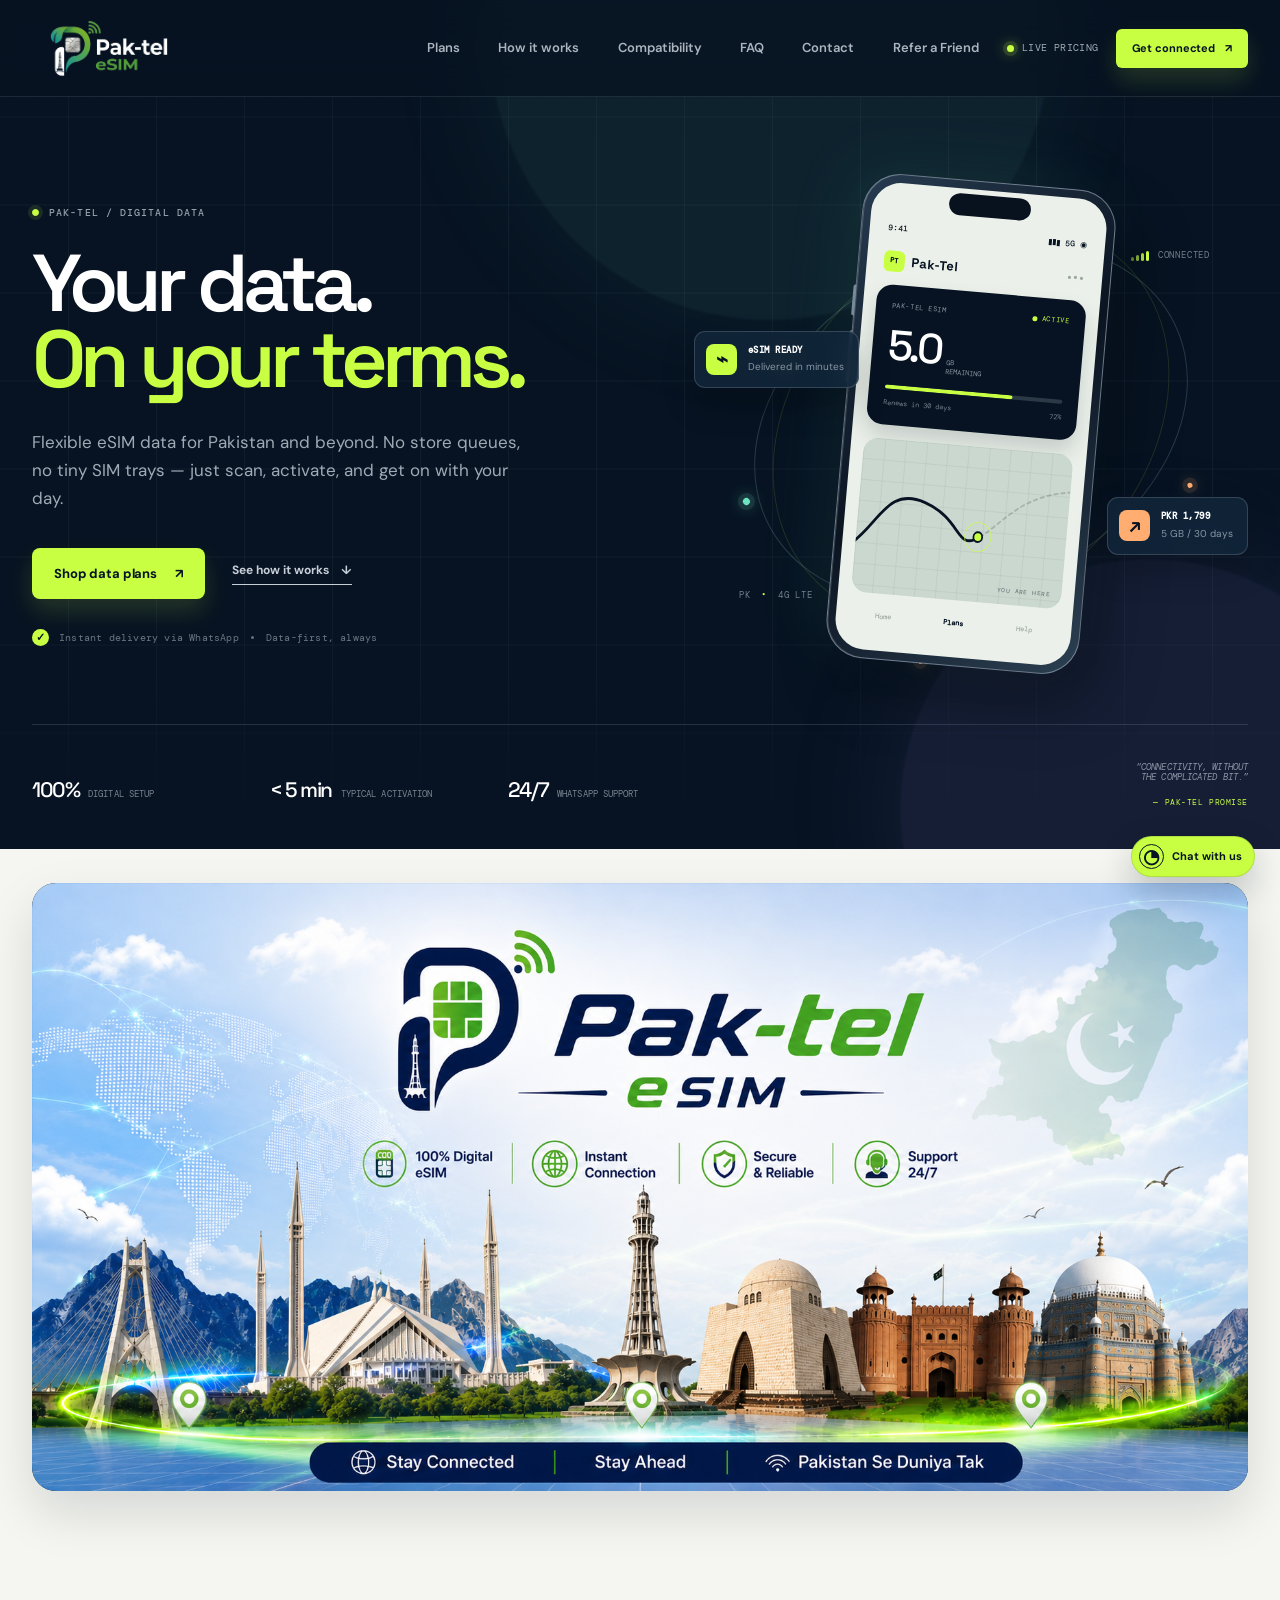
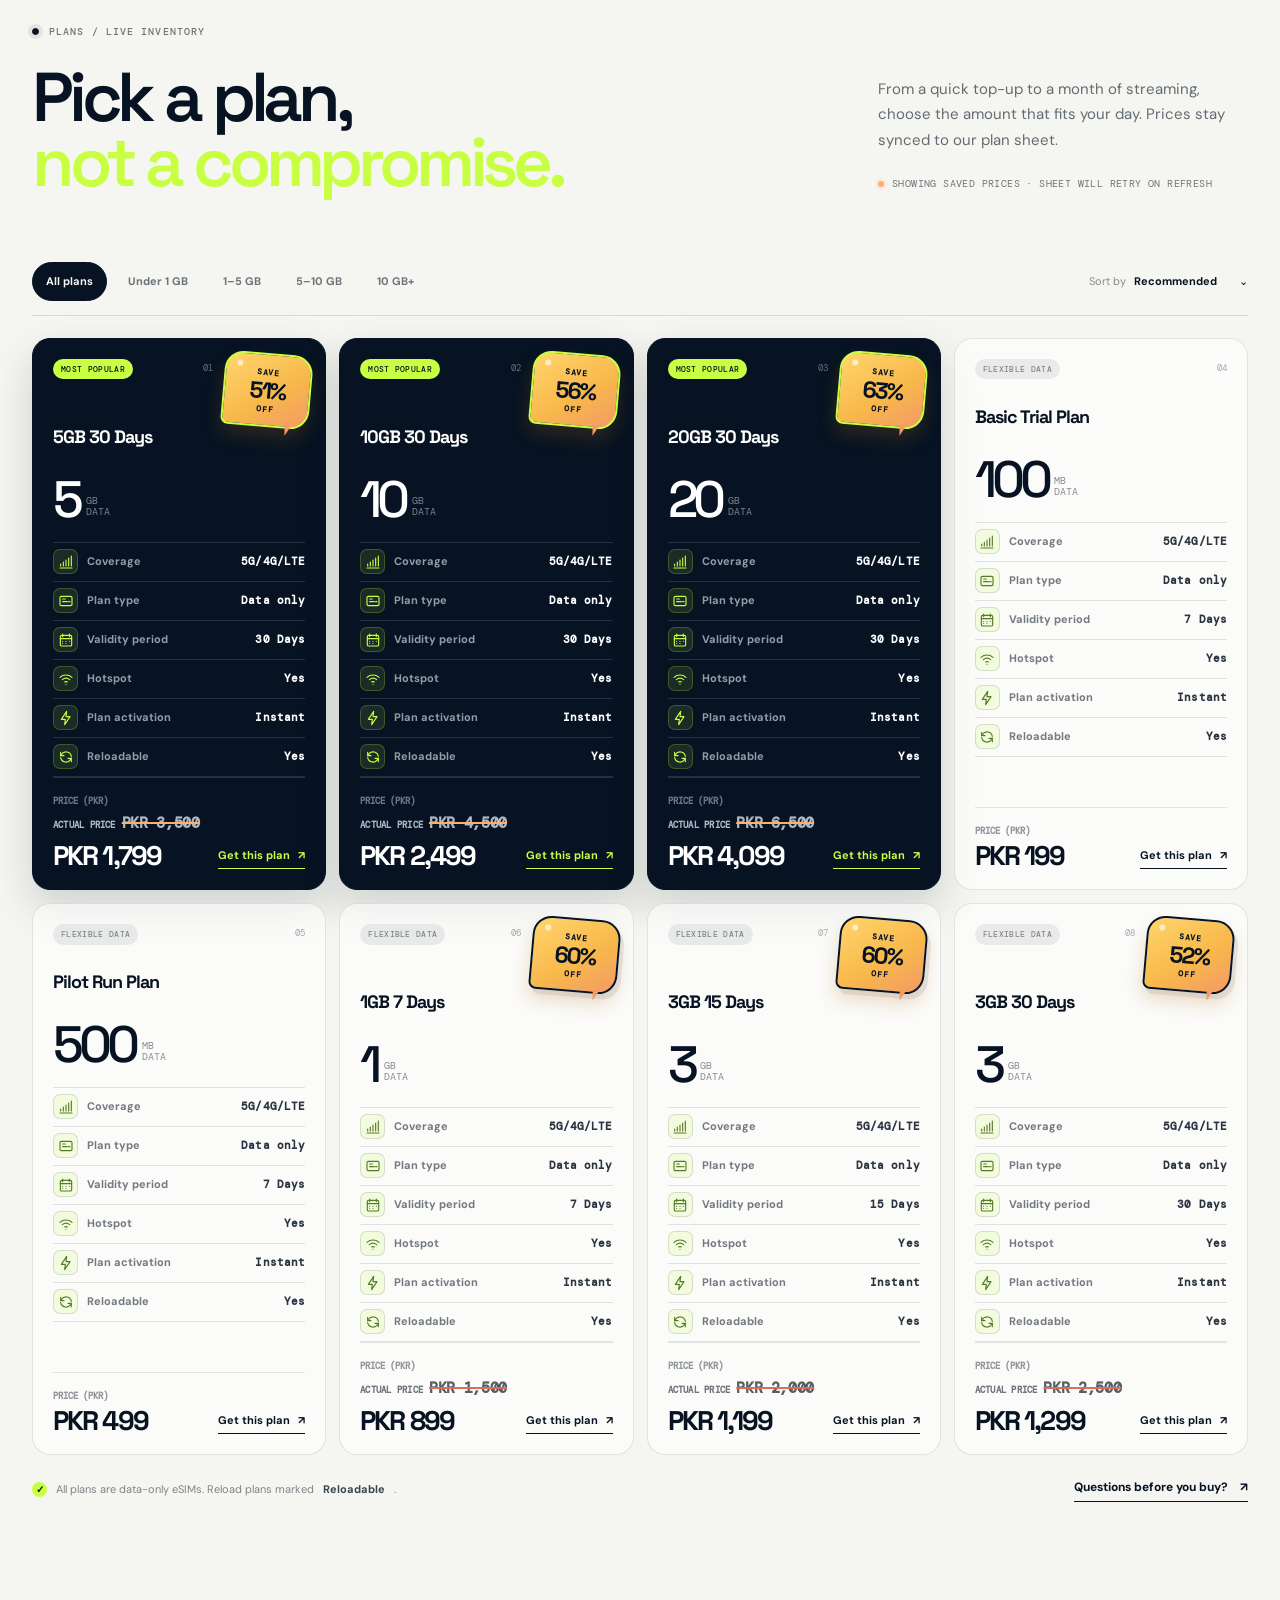
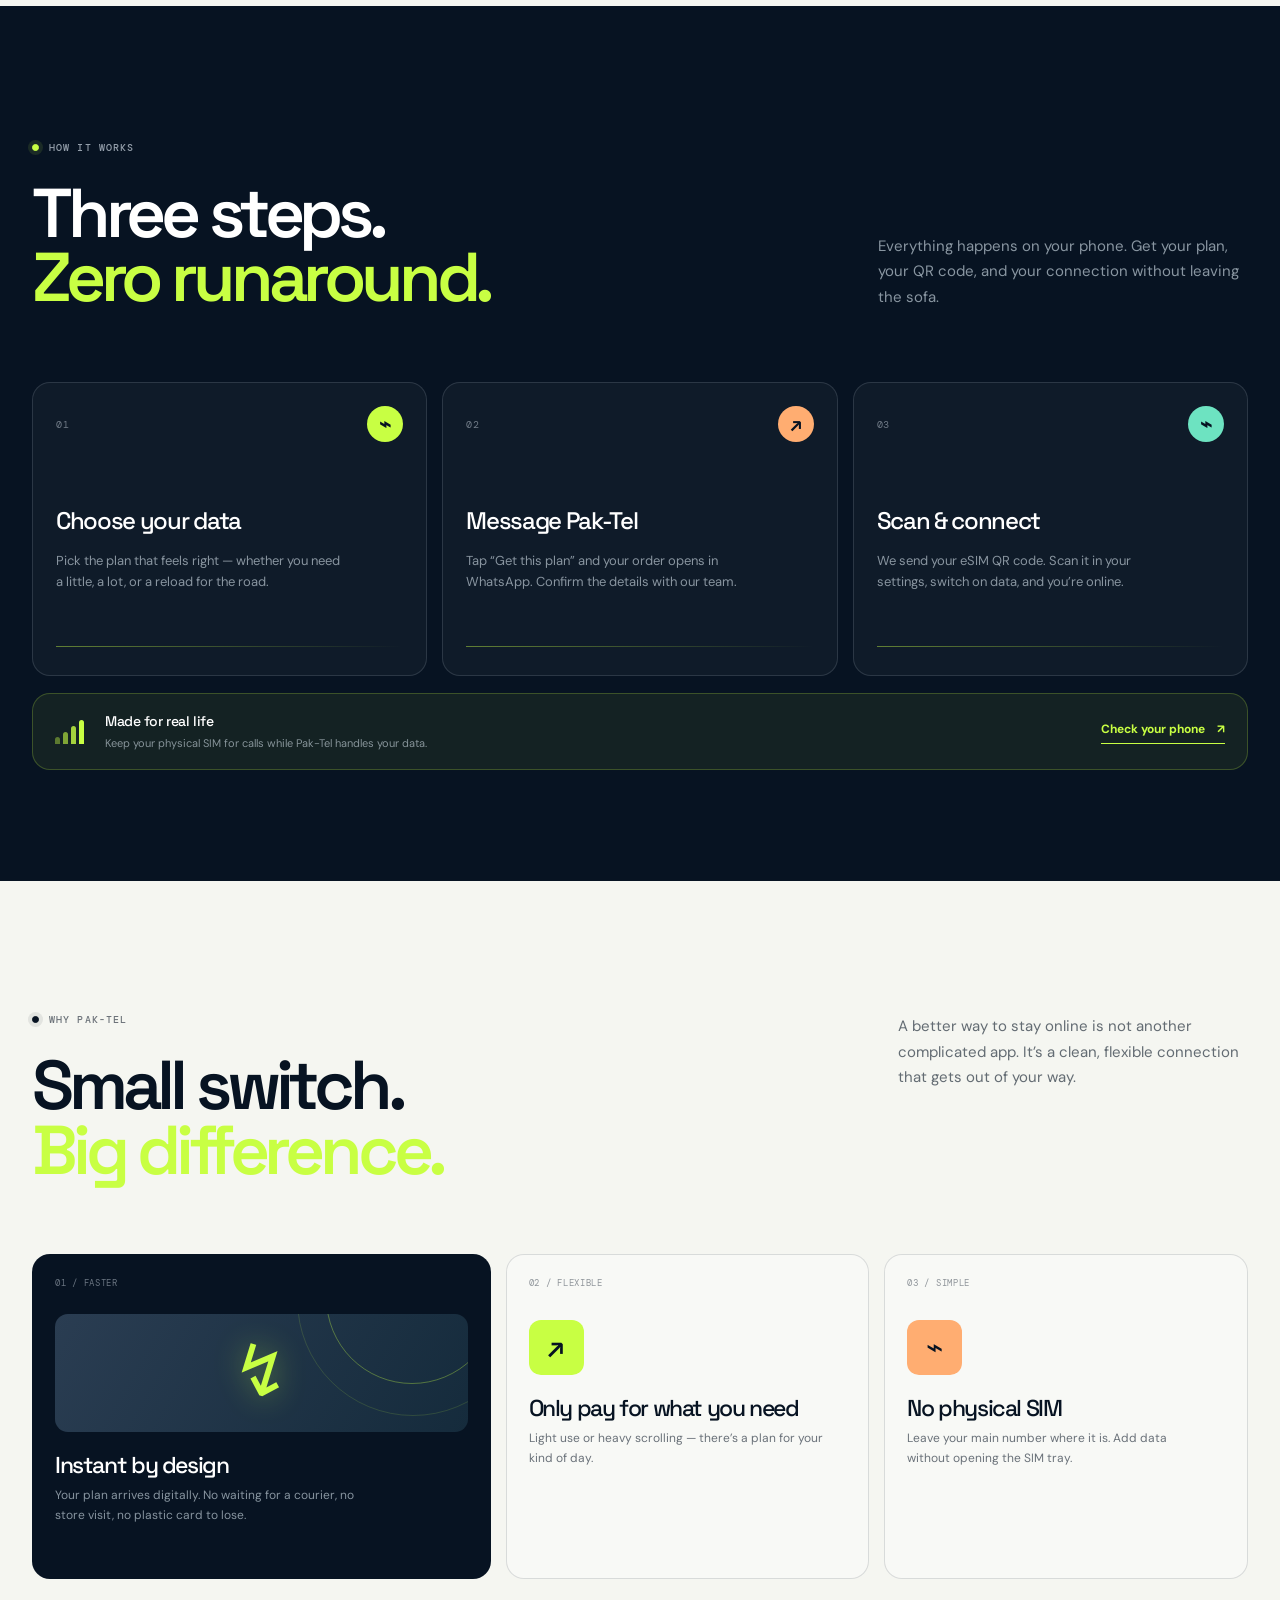
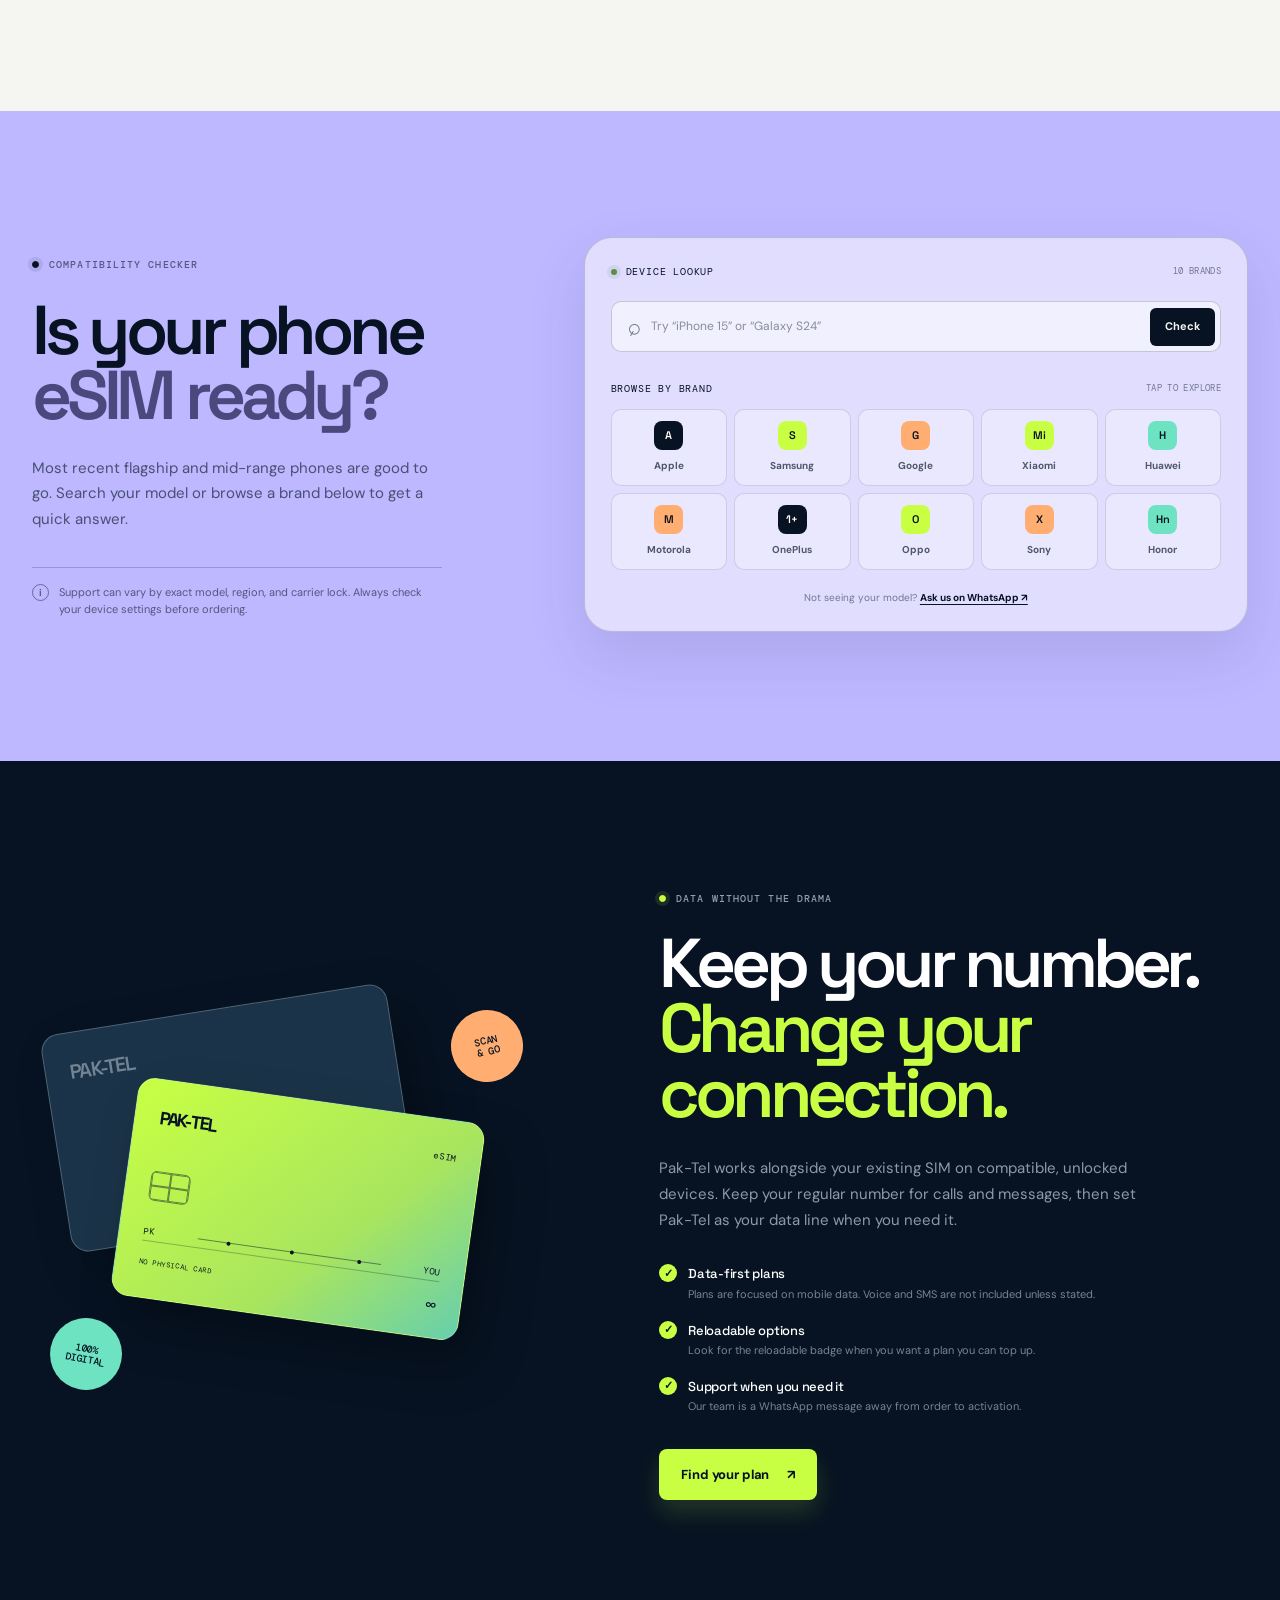
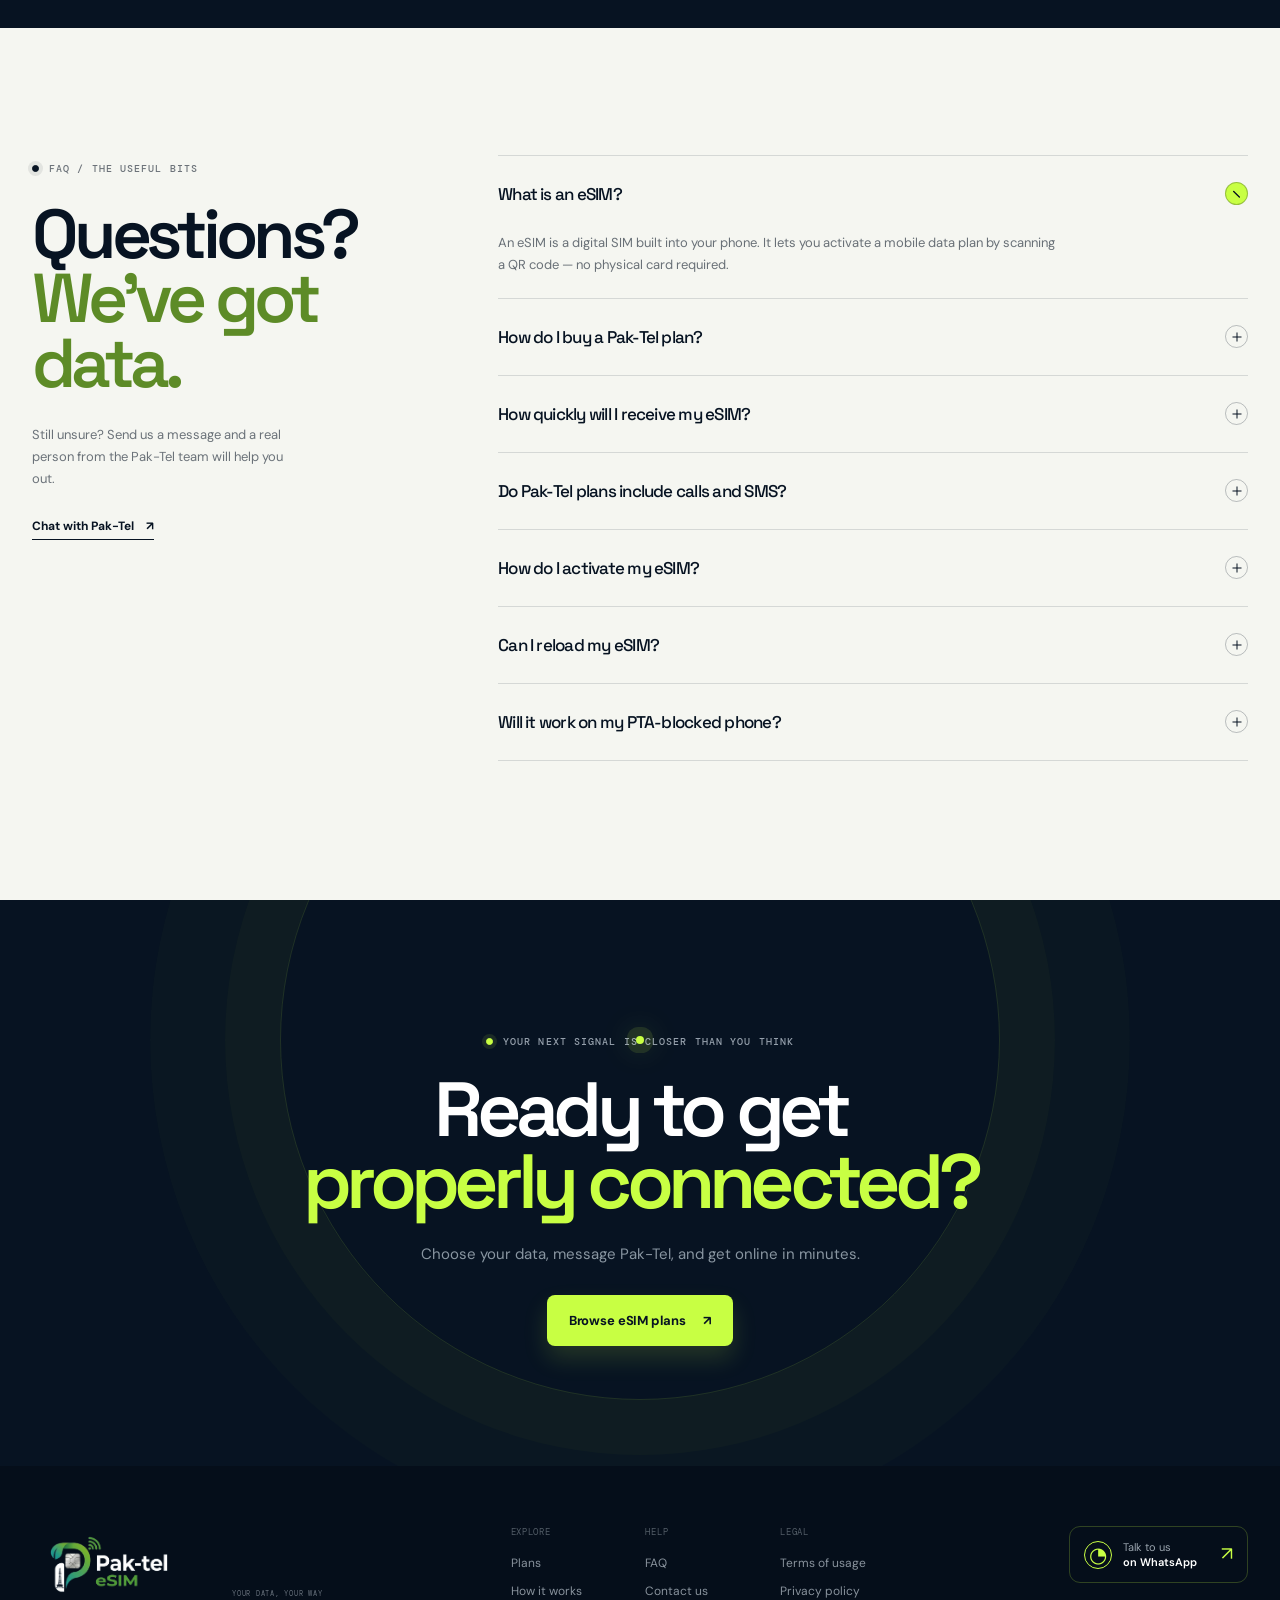
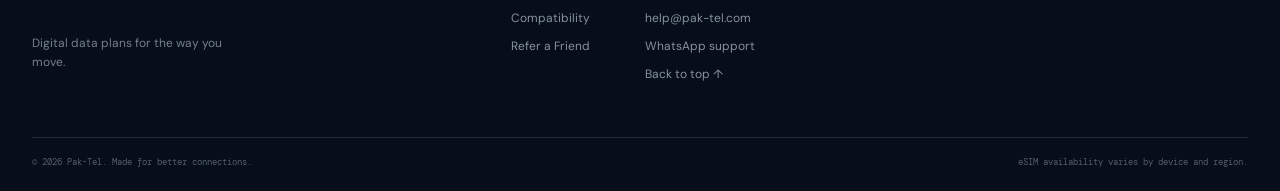
<file: index.html>
<!doctype html>
<html lang="en">
  <head>
    <meta charset="UTF-8" />
    <meta name="viewport" content="width=device-width, initial-scale=1.0" />
    <meta name="theme-color" content="#081323" />
    <meta name="description" content="Pak-Tel eSIM — flexible data plans for Pakistan, delivered digitally in minutes." />
    <link rel="icon" href="./favicon.svg" type="image/svg+xml" />
    <link rel="shortcut icon" href="./favicon.svg" type="image/svg+xml" />
    <title>Pak-Tel — Data that moves with you</title
    <link rel="preconnect" href="https://fonts.googleapis.com" />
    <link rel="preconnect" href="https://fonts.gstatic.com" crossorigin />
    <link href="https://fonts.googleapis.com/css2?family=DM+Mono:wght@400;500&family=DM+Sans:wght@400;500;600;700&family=Space+Grotesk:wght@500;600;700&display=swap" rel="stylesheet" />
    <link rel="stylesheet" href="styles.css" />
  </head>
  <body>
    <div class="page-shell">
      <header class="site-header" data-header>
        <div class="container header-inner">
          <a class="brand" href="#top" aria-label="Pak-Tel home">
            <span class="brand-visual">
              <img class="brand-image" data-brand-image src="./ptlogo.png" alt="Pak-Tel" hidden />
              <span class="brand-fallback" aria-hidden="true">
                <span class="brand-glyph">
                  <svg viewBox="0 0 40 40" role="presentation">
                    <path d="M12 3h16a5 5 0 0 1 5 5v24a5 5 0 0 1-5 5H12a5 5 0 0 1-5-5V8a5 5 0 0 1 5-5Z" />
                    <path d="M13 11h14M13 29h14M16 16v8M20 16v8M24 16v8M28 16v8" />
                    <path d="M31 14h4M31 20h5M31 26h4M5 14h4M4 20h5M5 26h4" />
                  </svg>
                </span>
                <span class="brand-type">Pak<span>–</span>Tel</span>
              </span>
            </span>
          </a>

          <nav class="main-nav" id="main-nav" aria-label="Main navigation">
            <a href="#plans">Plans</a>
            <a href="#how">How it works</a>
            <a href="#compatibility">Compatibility</a>
            <a href="#faq">FAQ</a>
            <a href="contact.html">Contact</a>
            <a href="refer-a-friend.html">Refer a Friend</a>
          </nav>

          <div class="header-actions">
            <span class="live-pill"><span></span> Live pricing</span>
            <a class="button button--lime button--small header-cta" href="#plans">Get connected <span aria-hidden="true">↗</span></a>
            <button class="menu-toggle" type="button" aria-controls="main-nav" aria-expanded="false" aria-label="Open menu">
              <span></span><span></span>
            </button>
          </div>
        </div>
      </header>

      <main id="top">
        <section class="news-ticker" id="news-ticker" aria-label="Pak-Tel updates" hidden>
          <div class="ticker-label"><span class="ticker-pulse"></span> Pak-Tel / updates</div>
          <div class="ticker-viewport">
            <div class="ticker-track" id="news-ticker-track" role="status" aria-live="polite"></div>
          </div>
        </section>

        <section class="hero" aria-labelledby="hero-title">
          <div class="hero-grid-lines" aria-hidden="true"></div>
          <div class="hero-orb hero-orb--one" aria-hidden="true"></div>
          <div class="hero-orb hero-orb--two" aria-hidden="true"></div>
          <div class="container hero-inner">
            <div class="hero-copy reveal">
              <div class="eyebrow eyebrow--light"><span class="eyebrow-dot"></span> Pak-Tel / digital data</div>
              <h1 id="hero-title">Your data.<br /><em>On your terms.</em></h1>
              <p class="hero-lede">Flexible eSIM data for Pakistan and beyond. No store queues, no tiny SIM trays — just scan, activate, and get on with your day.</p>
              <div class="hero-actions">
                <a class="button button--lime" href="#plans">Shop data plans <span aria-hidden="true">↗</span></a>
                <a class="text-link text-link--light" href="#how">See how it works <span aria-hidden="true">↓</span></a>
              </div>
              <div class="hero-note"><span class="check-mark">✓</span> Instant delivery via WhatsApp <span class="note-divider"></span> Data-first, always</div>
            </div>

            <div class="hero-art reveal reveal--delay" aria-label="Pak-Tel eSIM connection preview">
              <div class="art-orbit art-orbit--outer" aria-hidden="true"></div>
              <div class="art-orbit art-orbit--inner" aria-hidden="true"></div>
              <div class="art-label art-label--top"><span class="signal-bars"><i></i><i></i><i></i><i></i></span> CONNECTED</div>
              <div class="art-label art-label--bottom">PK <span>•</span> 4G LTE</div>

              <div class="phone-mockup">
                <div class="phone-side-button phone-side-button--one"></div>
                <div class="phone-side-button phone-side-button--two"></div>
                <div class="phone-screen">
                  <div class="phone-notch"></div>
                  <div class="phone-status"><span>9:41</span><span>▮▮▮ 5G ◉</span></div>
                  <div class="phone-appbar"><span class="mini-logo">PT</span><span>Pak-Tel</span><span class="app-dots">•••</span></div>
                  <div class="phone-card phone-card--active">
                    <div class="phone-card-head"><span>PAK-TEL ESIM</span><span class="active-tag"><i></i> ACTIVE</span></div>
                    <div class="phone-data"><strong>5.0</strong><span>GB<br />remaining</span></div>
                    <div class="meter"><span></span></div>
                    <div class="phone-card-foot"><span>Renews in 30 days</span><span>72%</span></div>
                  </div>
                  <div class="phone-map" aria-hidden="true">
                    <div class="map-grid"></div>
                    <svg viewBox="0 0 240 160" preserveAspectRatio="none">
                      <path class="map-path map-path--muted" d="M-8 113C24 92 30 48 75 62s40 48 66 31 45-50 107-55" />
                      <path class="map-path map-path--active" d="M-8 113C24 92 30 48 75 62s40 48 66 31" />
                      <circle cx="139" cy="93" r="5" />
                      <circle class="map-ping" cx="139" cy="93" r="15" />
                    </svg>
                    <span class="map-caption">YOU ARE HERE</span>
                  </div>
                  <div class="phone-bottom"><span>Home</span><span class="phone-bottom-active">Plans</span><span>Help</span></div>
                </div>
              </div>

              <div class="float-card float-card--top">
                <span class="float-icon float-icon--green">⌁</span>
                <span><b>eSIM READY</b><small>Delivered in minutes</small></span>
              </div>
              <div class="float-card float-card--bottom">
                <span class="float-icon float-icon--orange">↗</span>
                <span><b>PKR 1,799</b><small>5 GB / 30 days</small></span>
              </div>
            </div>
          </div>
          <div class="container hero-stats">
            <div class="hero-stat"><strong>100%</strong><span>digital setup</span></div>
            <div class="hero-stat"><strong>&lt; 5 min</strong><span>typical activation</span></div>
            <div class="hero-stat"><strong>24/7</strong><span>WhatsApp support</span></div>
            <div class="hero-stat hero-stat--quote"><span>“Connectivity, without<br />the complicated bit.”</span><b>— Pak-Tel promise</b></div>
          </div>
        </section>

        <section class="banner-section" aria-label="Pak-Tel banner">
          <div class="container">
            <div class="campaign-banner">
              <img class="campaign-banner-image" data-banner-image src="./pak-tel%20banner.png" alt="Pak-Tel eSIM — stay connected wherever you go" hidden />
              <div class="banner-fallback" data-banner-fallback>
                <div class="banner-fallback-copy">
                  <span class="eyebrow eyebrow--light"><span class="eyebrow-dot"></span> Pak-Tel / always connected</span>
                  <h2>One simple switch.<br /><em>Stay in the loop.</em></h2>
                  <p>Flexible data that keeps up with every part of your day.</p>
                </div>
                <div class="banner-fallback-art" aria-hidden="true">
                  <span class="banner-signal banner-signal--one"></span>
                  <span class="banner-signal banner-signal--two"></span>
                  <span class="banner-signal banner-signal--three"></span>
                  <span class="banner-fallback-chip">PT</span>
                  <span class="banner-route-dot"></span>
                </div>
                <span class="banner-fallback-label">DATA THAT MOVES WITH YOU ↗</span>
              </div>
            </div>
          </div>
        </section>

        <section class="plans-section section-light" id="plans" aria-labelledby="plans-title">
          <div class="container">
            <div class="section-heading section-heading--plans reveal">
              <div>
                <div class="eyebrow"><span class="eyebrow-dot eyebrow-dot--dark"></span> Plans / live inventory</div>
                <h2 id="plans-title">Pick a plan,<br /><em>not a compromise.</em></h2>
              </div>
              <div class="heading-aside">
                <p>From a quick top-up to a month of streaming, choose the amount that fits your day. Prices stay synced to our plan sheet.</p>
                <div class="sheet-status" id="sheet-status" role="status"><span class="status-dot"></span><span data-status-text>Checking live plan sheet…</span></div>
              </div>
            </div>

            <div class="plans-toolbar reveal reveal--delay-short">
              <div class="filter-list" role="tablist" aria-label="Filter plans by data amount">
                <button class="filter-button is-active" type="button" role="tab" aria-selected="true" data-filter="all">All plans</button>
                <button class="filter-button" type="button" role="tab" aria-selected="false" data-filter="under-1">Under 1 GB</button>
                <button class="filter-button" type="button" role="tab" aria-selected="false" data-filter="1-5">1–5 GB</button>
                <button class="filter-button" type="button" role="tab" aria-selected="false" data-filter="5-10">5–10 GB</button>
                <button class="filter-button" type="button" role="tab" aria-selected="false" data-filter="10-plus">10 GB+</button>
              </div>
              <label class="sort-control">Sort by
                <select id="sort-select" aria-label="Sort plans">
                  <option value="recommended">Recommended</option>
                  <option value="price-low">Price: low to high</option>
                  <option value="price-high">Price: high to low</option>
                  <option value="data-low">Data: low to high</option>
                  <option value="data-high">Data: high to low</option>
                </select>
                <span aria-hidden="true">⌄</span>
              </label>
            </div>

            <div class="plans-grid" id="plans-grid" aria-live="polite" aria-busy="true">
              <div class="plan-skeleton"></div><div class="plan-skeleton"></div><div class="plan-skeleton"></div><div class="plan-skeleton"></div>
            </div>
            <div class="plans-footer reveal reveal--delay-short">
              <p><span class="tiny-check">✓</span> All plans are data-only eSIMs. Reload plans marked <b>Reloadable</b>.</p>
              <a class="text-link text-link--dark" href="#faq">Questions before you buy? <span aria-hidden="true">↗</span></a>
            </div>
          </div>
        </section>

        <section class="how-section section-dark" id="how" aria-labelledby="how-title">
          <div class="section-grid-lines" aria-hidden="true"></div>
          <div class="container">
            <div class="section-heading section-heading--dark reveal">
              <div>
                <div class="eyebrow eyebrow--light"><span class="eyebrow-dot"></span> How it works</div>
                <h2 id="how-title">Three steps.<br /><em>Zero runaround.</em></h2>
              </div>
              <div class="heading-aside">
                <p>Everything happens on your phone. Get your plan, your QR code, and your connection without leaving the sofa.</p>
              </div>
            </div>

            <div class="steps-grid">
              <article class="step-card reveal">
                <div class="step-top"><span class="step-number">01</span><span class="step-icon">⌁</span></div>
                <h3>Choose your data</h3>
                <p>Pick the plan that feels right — whether you need a little, a lot, or a reload for the road.</p>
                <span class="step-line"></span>
              </article>
              <article class="step-card reveal reveal--delay-short">
                <div class="step-top"><span class="step-number">02</span><span class="step-icon">↗</span></div>
                <h3>Message Pak-Tel</h3>
                <p>Tap “Get this plan” and your order opens in WhatsApp. Confirm the details with our team.</p>
                <span class="step-line"></span>
              </article>
              <article class="step-card reveal reveal--delay">
                <div class="step-top"><span class="step-number">03</span><span class="step-icon">⌁</span></div>
                <h3>Scan &amp; connect</h3>
                <p>We send your eSIM QR code. Scan it in your settings, switch on data, and you’re online.</p>
                <span class="step-line"></span>
              </article>
            </div>

            <div class="activation-callout reveal">
              <div class="callout-signal"><span></span><span></span><span></span><span></span></div>
              <div><b>Made for real life</b><span>Keep your physical SIM for calls while Pak-Tel handles your data.</span></div>
              <a class="text-link text-link--light" href="#compatibility">Check your phone <span aria-hidden="true">↗</span></a>
            </div>
          </div>
        </section>

        <section class="feature-section section-paper" aria-labelledby="feature-title">
          <div class="container">
            <div class="section-heading section-heading--feature reveal">
              <div>
                <div class="eyebrow"><span class="eyebrow-dot eyebrow-dot--dark"></span> Why Pak-Tel</div>
                <h2 id="feature-title">Small switch.<br /><em>Big difference.</em></h2>
              </div>
              <p class="feature-intro">A better way to stay online is not another complicated app. It’s a clean, flexible connection that gets out of your way.</p>
            </div>
            <div class="feature-grid">
              <article class="feature-card feature-card--large reveal">
                <div class="feature-number">01 / FASTER</div>
                <div class="feature-illustration feature-illustration--bolt"><span>↯</span></div>
                <h3>Instant by design</h3>
                <p>Your plan arrives digitally. No waiting for a courier, no store visit, no plastic card to lose.</p>
              </article>
              <article class="feature-card reveal reveal--delay-short">
                <div class="feature-number">02 / FLEXIBLE</div>
                <div class="feature-icon-box feature-icon-box--lime">↗</div>
                <h3>Only pay for what you need</h3>
                <p>Light use or heavy scrolling — there’s a plan for your kind of day.</p>
              </article>
              <article class="feature-card reveal reveal--delay">
                <div class="feature-number">03 / SIMPLE</div>
                <div class="feature-icon-box feature-icon-box--orange">⌁</div>
                <h3>No physical SIM</h3>
                <p>Leave your main number where it is. Add data without opening the SIM tray.</p>
              </article>
            </div>
          </div>
        </section>

        <section class="compatibility-section section-lilac" id="compatibility" aria-labelledby="compatibility-title">
          <div class="container compatibility-layout">
            <div class="compatibility-copy reveal">
              <div class="eyebrow"><span class="eyebrow-dot eyebrow-dot--dark"></span> Compatibility checker</div>
              <h2 id="compatibility-title">Is your phone<br /><em>eSIM ready?</em></h2>
              <p>Most recent flagship and mid-range phones are good to go. Search your model or browse a brand below to get a quick answer.</p>
              <div class="compatibility-note"><span class="note-icon">i</span><span>Support can vary by exact model, region, and carrier lock. Always check your device settings before ordering.</span></div>
            </div>

            <div class="checker-card reveal reveal--delay-short">
              <div class="checker-card-head"><span class="checker-label"><span class="checker-live"></span> Device lookup</span><span class="checker-count">10 brands</span></div>
              <form class="device-search" id="device-form">
                <label class="sr-only" for="device-search">Search your phone model</label>
                <span class="search-icon" aria-hidden="true">⌕</span>
                <input id="device-search" type="search" autocomplete="off" placeholder="Try “iPhone 15” or “Galaxy S24”" />
                <button class="search-button" type="submit">Check</button>
              </form>
              <div class="checker-result" id="checker-result" aria-live="polite" hidden></div>
              <div class="brand-browse-head"><span>Browse by brand</span><span>Tap to explore</span></div>
              <div class="brand-grid" id="brand-grid"></div>
              <p class="checker-footnote">Not seeing your model? <a href="https://wa.me/923259717066?text=Hi%20Pak-Tel%2C%20can%20you%20check%20my%20phone%20for%20eSIM%20support%3F" target="_blank" rel="noreferrer">Ask us on WhatsApp ↗</a></p>
            </div>
          </div>
        </section>

        <section class="data-section section-dark" aria-labelledby="data-title">
          <div class="container data-layout">
            <div class="data-visual reveal" aria-hidden="true">
              <div class="data-card data-card--back"><span>PAK-TEL</span><b>SIM 02</b></div>
              <div class="data-card data-card--front">
                <div class="data-card-head"><span>PAK-TEL</span><span>eSIM</span></div>
                <div class="data-card-chip"><span></span><span></span><span></span><span></span></div>
                <div class="data-card-route"><span>PK</span><div class="route-line"><i></i><i></i><i></i></div><span>YOU</span></div>
                <div class="data-card-footer"><span>NO PHYSICAL CARD</span><span>∞</span></div>
              </div>
              <span class="data-sticker data-sticker--one">SCAN<br />&amp; GO</span>
              <span class="data-sticker data-sticker--two">100%<br />DIGITAL</span>
            </div>
            <div class="data-copy reveal reveal--delay-short">
              <div class="eyebrow eyebrow--light"><span class="eyebrow-dot"></span> Data without the drama</div>
              <h2 id="data-title">Keep your number.<br /><em>Change your connection.</em></h2>
              <p>Pak-Tel works alongside your existing SIM on compatible, unlocked devices. Keep your regular number for calls and messages, then set Pak-Tel as your data line when you need it.</p>
              <ul class="check-list">
                <li><span>✓</span><div><b>Data-first plans</b><small>Plans are focused on mobile data. Voice and SMS are not included unless stated.</small></div></li>
                <li><span>✓</span><div><b>Reloadable options</b><small>Look for the reloadable badge when you want a plan you can top up.</small></div></li>
                <li><span>✓</span><div><b>Support when you need it</b><small>Our team is a WhatsApp message away from order to activation.</small></div></li>
              </ul>
              <a class="button button--lime" href="#plans">Find your plan <span aria-hidden="true">↗</span></a>
            </div>
          </div>
        </section>

        <section class="faq-section section-light" id="faq" aria-labelledby="faq-title">
          <div class="container faq-layout">
            <div class="faq-intro reveal">
              <div class="eyebrow"><span class="eyebrow-dot eyebrow-dot--dark"></span> FAQ / the useful bits</div>
              <h2 id="faq-title">Questions?<br /><em>We’ve got data.</em></h2>
              <p>Still unsure? Send us a message and a real person from the Pak-Tel team will help you out.</p>
              <a class="text-link text-link--dark" href="https://wa.me/923259717066?text=Hi%20Pak-Tel%2C%20I%20have%20a%20question%20about%20eSIM%20plans." target="_blank" rel="noreferrer">Chat with Pak-Tel <span aria-hidden="true">↗</span></a>
            </div>
            <div class="faq-list reveal reveal--delay-short">
              <details open>
                <summary>What is an eSIM?<span class="faq-plus" aria-hidden="true"></span></summary>
                <div class="faq-answer"><p>An eSIM is a digital SIM built into your phone. It lets you activate a mobile data plan by scanning a QR code — no physical card required.</p></div>
              </details>
              <details>
                <summary>How do I buy a Pak-Tel plan?<span class="faq-plus" aria-hidden="true"></span></summary>
                <div class="faq-answer"><p>Choose a plan above, tap “Get this plan”, and confirm your order with us on WhatsApp. We’ll share the next steps and send your eSIM QR code digitally.</p></div>
              </details>
              <details>
                <summary>How quickly will I receive my eSIM?<span class="faq-plus" aria-hidden="true"></span></summary>
                <div class="faq-answer"><p>Most customers receive their QR code within minutes after confirming their order. Keep a stable Wi-Fi connection nearby while installing it.</p></div>
              </details>
              <details>
                <summary>Do Pak-Tel plans include calls and SMS?<span class="faq-plus" aria-hidden="true"></span></summary>
                <div class="faq-answer"><p>These are data-only eSIM plans. Voice and SMS are not guaranteed unless a specific plan says otherwise. You can continue using WhatsApp and other internet-based calling apps over your data connection.</p></div>
              </details>
              <details>
                <summary>How do I activate my eSIM?<span class="faq-plus" aria-hidden="true"></span></summary>
                <div class="faq-answer"><p>On a compatible phone, open your Mobile Data or Connections settings, choose Add eSIM, and scan the QR code we send. Follow the prompts, then set Pak-Tel as your data line. Some devices also require data roaming to be on.</p></div>
              </details>
              <details>
                <summary>Can I reload my eSIM?<span class="faq-plus" aria-hidden="true"></span></summary>
                <div class="faq-answer"><p>Yes. Plans marked “Reloadable” can be topped up with more data. You can also choose a fresh plan whenever you need one.</p></div>
              </details>
              <details>
                <summary>Will it work on my PTA-blocked phone?<span class="faq-plus" aria-hidden="true"></span></summary>
                <div class="faq-answer"><p>It depends on your exact device, eSIM support, and local registration requirements. Check compatibility first, and message us with your model before ordering if you’re unsure.</p></div>
              </details>
            </div>
          </div>
        </section>

        <section class="final-cta section-dark" aria-labelledby="cta-title">
          <div class="cta-glow" aria-hidden="true"></div>
          <div class="container final-cta-inner reveal">
            <div class="eyebrow eyebrow--light"><span class="eyebrow-dot"></span> Your next signal is closer than you think</div>
            <h2 id="cta-title">Ready to get<br /><em>properly connected?</em></h2>
            <p>Choose your data, message Pak-Tel, and get online in minutes.</p>
            <a class="button button--lime" href="#plans">Browse eSIM plans <span aria-hidden="true">↗</span></a>
          </div>
        </section>
      </main>

      <footer class="site-footer">
        <div class="container footer-main">
          <div class="footer-brand">
            <a class="brand" href="#top" aria-label="Pak-Tel home">
              <span class="brand-visual">
                <img class="brand-image" data-brand-image src="./ptlogo.png" alt="Pak-Tel" hidden />
                <span class="brand-fallback" aria-hidden="true">
                  <span class="brand-glyph">
                    <svg viewBox="0 0 40 40" role="presentation"><path d="M12 3h16a5 5 0 0 1 5 5v24a5 5 0 0 1-5 5H12a5 5 0 0 1-5-5V8a5 5 0 0 1 5-5Z" /><path d="M13 11h14M13 29h14M16 16v8M20 16v8M24 16v8M28 16v8" /><path d="M31 14h4M31 20h5M31 26h4M5 14h4M4 20h5M5 26h4" /></svg>
                  </span>
                  <span class="brand-type">Pak<span>–</span>Tel</span>
                </span>
              </span>
              <span class="brand-caption">YOUR DATA, YOUR WAY</span>
            </a>
            <p>Digital data plans for the way you move.</p>
          </div>
          <div class="footer-links">
            <div><span>Explore</span><a href="#plans">Plans</a><a href="#how">How it works</a><a href="#compatibility">Compatibility</a><a href="refer-a-friend.html">Refer a Friend</a></div>
            <div><span>Help</span><a href="#faq">FAQ</a><a href="contact.html">Contact us</a><a href="mailto:help@pak-tel.com">help@pak-tel.com</a><a href="https://wa.me/923259717066?text=Hi%20Pak-Tel%2C%20I%20need%20help." target="_blank" rel="noreferrer">WhatsApp support</a><a href="#top">Back to top ↑</a></div>
            <div><span>Legal</span><a href="terms.html">Terms of usage</a><a href="privacy.html">Privacy policy</a></div>
          </div>
          <a class="footer-whatsapp" href="https://wa.me/923259717066?text=Hi%20Pak-Tel%2C%20I%27d%20like%20to%20get%20connected." target="_blank" rel="noreferrer"><span class="whatsapp-mark">◔</span><span>Talk to us<br /><b>on WhatsApp</b></span><span class="footer-arrow">↗</span></a>
        </div>
        <div class="container footer-bottom"><span>© <span id="year"></span> Pak-Tel. Made for better connections.</span><span>eSIM availability varies by device and region.</span></div>
      </footer>
    </div>

    <button class="floating-whatsapp" type="button" id="floating-whatsapp" aria-label="Chat with Pak-Tel on WhatsApp"><span class="whatsapp-mark">◔</span><span>Chat with us</span></button>

    <div class="modal" id="checkout-modal" aria-hidden="true" hidden>
      <div class="modal-backdrop" data-close-modal></div>
      <section class="checkout-dialog" role="dialog" aria-modal="true" aria-labelledby="checkout-title">
        <button class="modal-close" type="button" data-close-modal aria-label="Close order dialog">×</button>
        <div class="modal-eyebrow"><span class="eyebrow-dot eyebrow-dot--dark"></span> WhatsApp checkout</div>
        <h2 id="checkout-title">Make it <em>yours.</em></h2>
        <p class="checkout-intro">We’ll open a WhatsApp message with your plan details. Confirm with our team and we’ll take it from there.</p>
        <div class="selected-plan" id="selected-plan"></div>
        <label class="message-label" for="order-note">Add a note <span>optional</span></label>
        <textarea id="order-note" rows="3" placeholder="e.g. I need this for my iPhone 15…"></textarea>
        <button class="button button--dark button--full" type="button" id="whatsapp-order">Continue on WhatsApp <span aria-hidden="true">↗</span></button>
        <p class="modal-footnote">No payment is taken here. Your order is confirmed with the Pak-Tel team.</p>
      </section>
    </div>

    <script src="script.js" defer></script>
  </body>
</html>
</file>
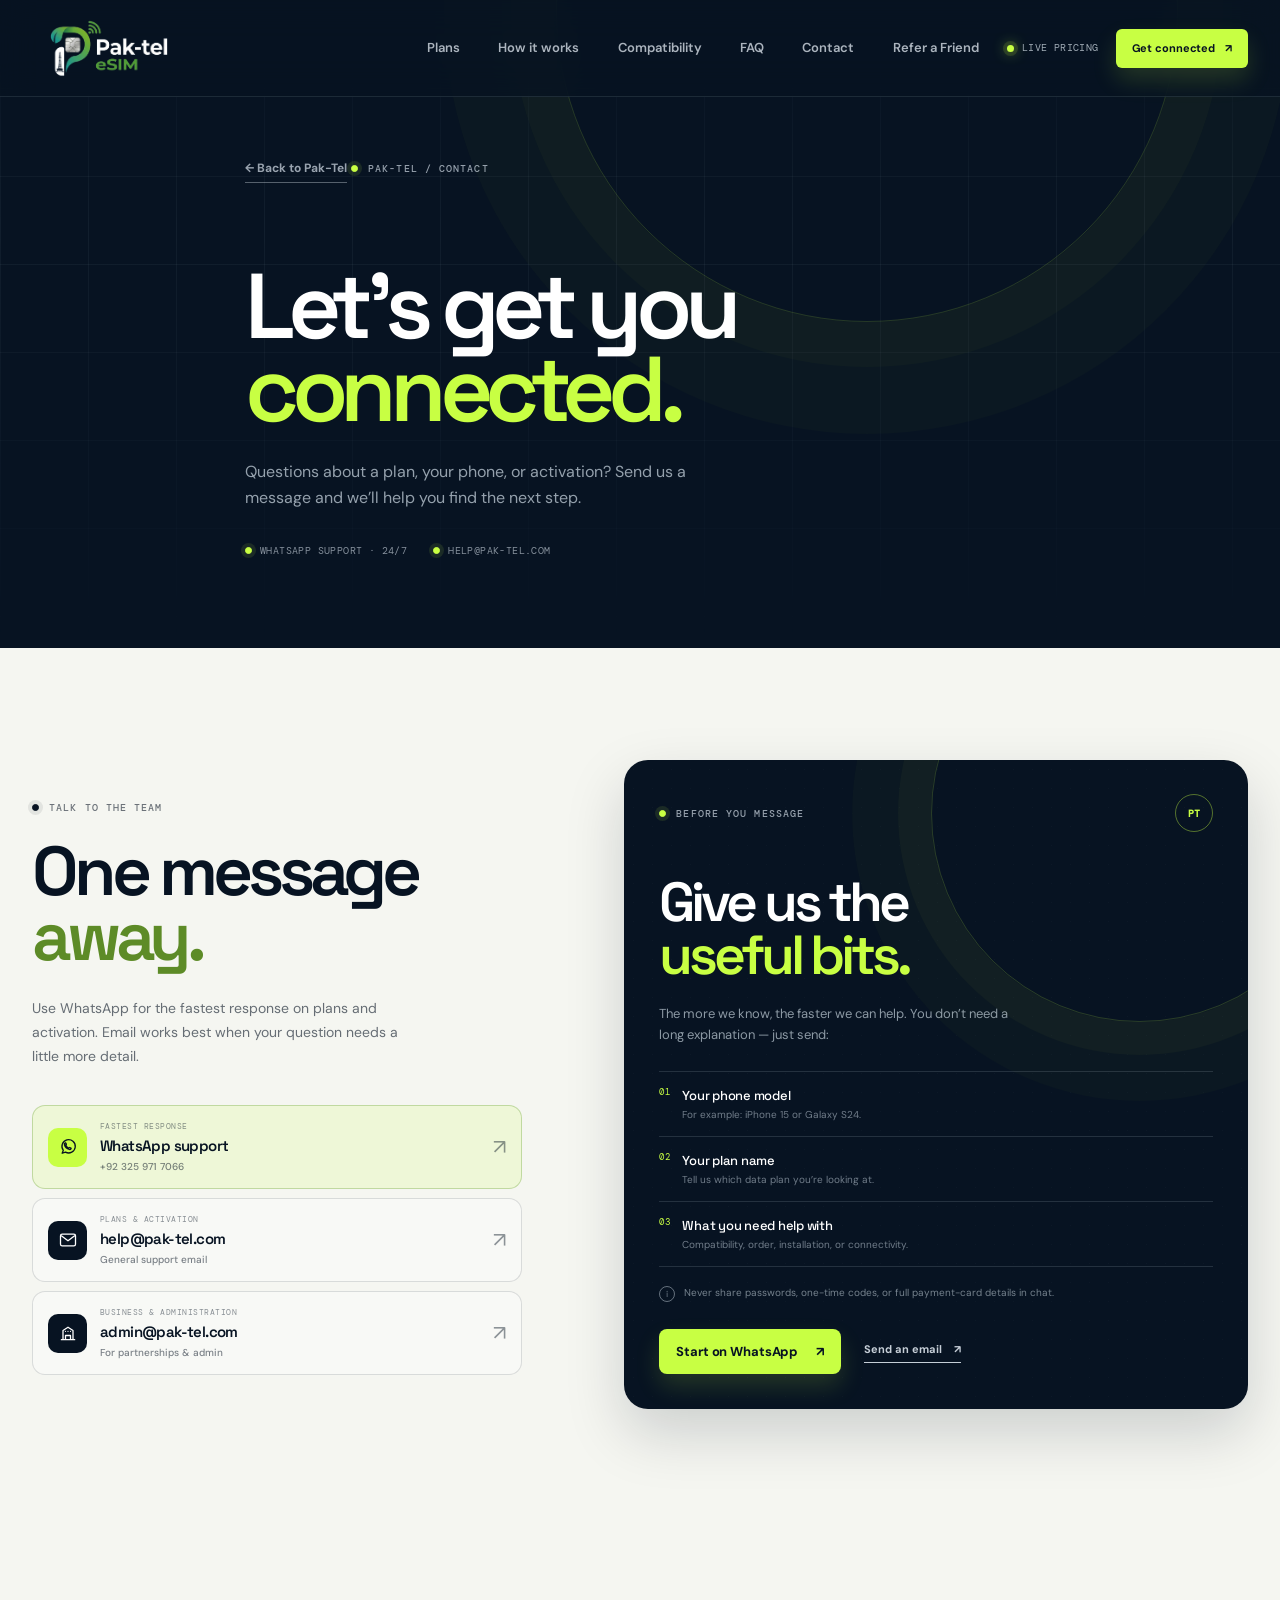
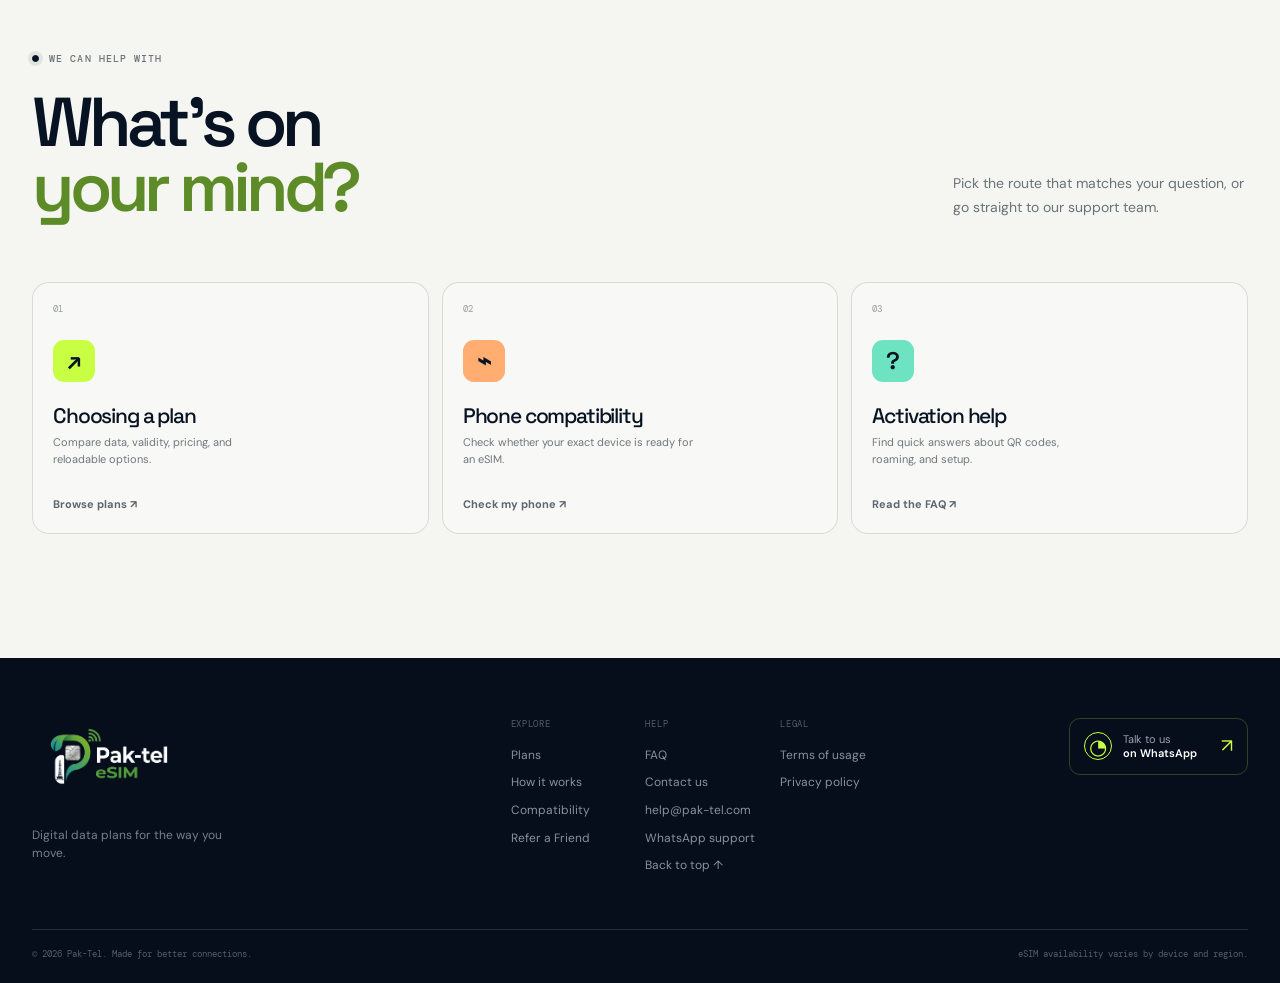
<file: contact.html>
<!doctype html>
<html lang="en">
  <head>
    <meta charset="UTF-8" />
    <meta name="viewport" content="width=device-width, initial-scale=1.0" />
    <meta name="theme-color" content="#081323" />
    <meta name="description" content="Contact Pak-Tel for eSIM plans, activation help, device compatibility, and support." />
    <link rel="icon" href="./favicon.svg" type="image/svg+xml" />
    <link rel="shortcut icon" href="./favicon.svg" type="image/svg+xml" />
    <title>Contact us — Pak-Tel</title>
    <link rel="preconnect" href="https://fonts.googleapis.com" />
    <link rel="preconnect" href="https://fonts.gstatic.com" crossorigin />
    <link href="https://fonts.googleapis.com/css2?family=DM+Mono:wght@400;500&family=DM+Sans:wght@400;500;600;700&family=Space+Grotesk:wght@500;600;700&display=swap" rel="stylesheet" />
    <link rel="stylesheet" href="styles.css" />
  </head>
  <body class="contact-page">
    <div class="page-shell">
      <header class="site-header" data-header>
        <div class="container header-inner">
          <a class="brand" href="index.html#top" aria-label="Pak-Tel home">
            <span class="brand-visual"><img class="brand-image" data-brand-image src="./ptlogo.png" alt="Pak-Tel" /></span>
          </a>
          <nav class="main-nav" id="main-nav" aria-label="Main navigation">
            <a href="index.html#plans">Plans</a>
            <a href="index.html#how">How it works</a>
            <a href="index.html#compatibility">Compatibility</a>
            <a href="index.html#faq">FAQ</a>
            <a href="contact.html" aria-current="page">Contact</a>
            <a href="refer-a-friend.html">Refer a Friend</a>
          </nav>
          <div class="header-actions">
            <span class="live-pill"><span></span> Live pricing</span>
            <a class="button button--lime button--small header-cta" href="index.html#plans">Get connected <span aria-hidden="true">↗</span></a>
            <button class="menu-toggle" type="button" aria-controls="main-nav" aria-expanded="false" aria-label="Open menu"><span></span><span></span></button>
          </div>
        </div>
      </header>

      <main>
        <section class="legal-hero contact-hero">
          <div class="container legal-hero-inner contact-hero-inner reveal">
            <a class="legal-back" href="index.html#top">← Back to Pak-Tel</a>
            <div class="eyebrow eyebrow--light"><span class="eyebrow-dot"></span> Pak-Tel / contact</div>
            <h1>Let’s get you<br /><em>connected.</em></h1>
            <p>Questions about a plan, your phone, or activation? Send us a message and we’ll help you find the next step.</p>
            <div class="contact-hero-details"><span><i></i> WhatsApp support · 24/7</span><a href="mailto:help@pak-tel.com"><i></i> help@pak-tel.com</a></div>
          </div>
        </section>

        <section class="contact-section section-paper">
          <div class="container contact-layout">
            <div class="contact-copy reveal">
              <div class="eyebrow"><span class="eyebrow-dot eyebrow-dot--dark"></span> Talk to the team</div>
              <h2>One message<br /><em>away.</em></h2>
              <p>Use WhatsApp for the fastest response on plans and activation. Email works best when your question needs a little more detail.</p>

              <div class="contact-methods">
                <a class="contact-method contact-method--whatsapp" href="https://wa.me/923259717066?text=Hi%20Pak-Tel%2C%20I%20need%20help%20with%20an%20eSIM." target="_blank" rel="noreferrer">
                  <span class="contact-method-icon" aria-hidden="true"><svg viewBox="0 0 24 24"><path d="M5 19.5 6.4 16A8 8 0 1 1 9 18.2L5 19.5Z"/><path d="M9.2 9.2c.3 1.6 2 3.6 3.6 4.2l1.2-.8 1.4.7c.4.2.5.7.2 1-.5.6-1.3.9-2 .7-2.6-.7-5.2-3.3-5.9-5.9-.2-.8.1-1.5.7-2 .3-.3.8-.2 1 .2l.7 1.4-.9 1.2Z"/></svg></span>
                  <span class="contact-method-copy"><small>Fastest response</small><strong>WhatsApp support</strong><b>+92 325 971 7066</b></span><span class="contact-method-arrow">↗</span>
                </a>
                <a class="contact-method" href="mailto:help@pak-tel.com?subject=Pak-Tel%20support%20request">
                  <span class="contact-method-icon" aria-hidden="true"><svg viewBox="0 0 24 24"><rect x="3" y="5" width="18" height="14" rx="2"/><path d="m4 7 8 6 8-6"/></svg></span>
                  <span class="contact-method-copy"><small>Plans &amp; activation</small><strong>help@pak-tel.com</strong><b>General support email</b></span><span class="contact-method-arrow">↗</span>
                </a>
                <a class="contact-method" href="mailto:admin@pak-tel.com?subject=Pak-Tel%20business%20enquiry">
                  <span class="contact-method-icon" aria-hidden="true"><svg viewBox="0 0 24 24"><path d="M4 20h16M6 20V9l6-4 6 4v11M9 20v-5h6v5M9 10h.01M12 10h.01M15 10h.01"/></svg></span>
                  <span class="contact-method-copy"><small>Business &amp; administration</small><strong>admin@pak-tel.com</strong><b>For partnerships &amp; admin</b></span><span class="contact-method-arrow">↗</span>
                </a>
              </div>
            </div>

            <div class="contact-guide reveal reveal--delay-short">
              <div class="contact-guide-top"><span class="eyebrow eyebrow--light"><span class="eyebrow-dot"></span> Before you message</span><span class="contact-guide-mark">PT</span></div>
              <h2>Give us the<br /><em>useful bits.</em></h2>
              <p>The more we know, the faster we can help. You don’t need a long explanation — just send:</p>
              <ol class="contact-checklist">
                <li><span>01</span><div><b>Your phone model</b><small>For example: iPhone 15 or Galaxy S24.</small></div></li>
                <li><span>02</span><div><b>Your plan name</b><small>Tell us which data plan you’re looking at.</small></div></li>
                <li><span>03</span><div><b>What you need help with</b><small>Compatibility, order, installation, or connectivity.</small></div></li>
              </ol>
              <div class="contact-guide-note"><span>i</span><p>Never share passwords, one-time codes, or full payment-card details in chat.</p></div>
              <div class="contact-guide-actions"><a class="button button--lime" href="https://wa.me/923259717066?text=Hi%20Pak-Tel%2C%20I%20need%20help%20with%20an%20eSIM." target="_blank" rel="noreferrer">Start on WhatsApp <span aria-hidden="true">↗</span></a><a class="text-link text-link--light" href="mailto:help@pak-tel.com">Send an email <span aria-hidden="true">↗</span></a></div>
            </div>
          </div>
        </section>

        <section class="contact-topics section-light" aria-labelledby="contact-topics-title">
          <div class="container">
            <div class="contact-topics-head reveal">
              <div><div class="eyebrow"><span class="eyebrow-dot eyebrow-dot--dark"></span> We can help with</div><h2 id="contact-topics-title">What’s on<br /><em>your mind?</em></h2></div>
              <p>Pick the route that matches your question, or go straight to our support team.</p>
            </div>
            <div class="contact-topic-grid">
              <a class="contact-topic reveal" href="index.html#plans"><span class="contact-topic-number">01</span><span class="contact-topic-icon" aria-hidden="true">↗</span><h3>Choosing a plan</h3><p>Compare data, validity, pricing, and reloadable options.</p><span class="contact-topic-link">Browse plans ↗</span></a>
              <a class="contact-topic reveal reveal--delay-short" href="index.html#compatibility"><span class="contact-topic-number">02</span><span class="contact-topic-icon contact-topic-icon--orange" aria-hidden="true">⌁</span><h3>Phone compatibility</h3><p>Check whether your exact device is ready for an eSIM.</p><span class="contact-topic-link">Check my phone ↗</span></a>
              <a class="contact-topic reveal reveal--delay" href="index.html#faq"><span class="contact-topic-number">03</span><span class="contact-topic-icon contact-topic-icon--teal" aria-hidden="true">?</span><h3>Activation help</h3><p>Find quick answers about QR codes, roaming, and setup.</p><span class="contact-topic-link">Read the FAQ ↗</span></a>
            </div>
          </div>
        </section>
      </main>

      <footer class="site-footer">
        <div class="container footer-main">
          <div class="footer-brand">
            <a class="brand" href="index.html#top" aria-label="Pak-Tel home"><span class="brand-visual"><img class="brand-image" data-brand-image src="./ptlogo.png" alt="Pak-Tel" /></span></a>
            <p>Digital data plans for the way you move.</p>
          </div>
          <div class="footer-links">
            <div><span>Explore</span><a href="index.html#plans">Plans</a><a href="index.html#how">How it works</a><a href="index.html#compatibility">Compatibility</a><a href="refer-a-friend.html">Refer a Friend</a></div>
            <div><span>Help</span><a href="index.html#faq">FAQ</a><a href="contact.html" aria-current="page">Contact us</a><a href="mailto:help@pak-tel.com">help@pak-tel.com</a><a href="https://wa.me/923259717066?text=Hi%20Pak-Tel%2C%20I%20need%20help." target="_blank" rel="noreferrer">WhatsApp support</a><a href="index.html#top">Back to top ↑</a></div>
            <div><span>Legal</span><a href="terms.html">Terms of usage</a><a href="privacy.html">Privacy policy</a></div>
          </div>
          <a class="footer-whatsapp" href="https://wa.me/923259717066?text=Hi%20Pak-Tel%2C%20I%27d%20like%20to%20get%20connected." target="_blank" rel="noreferrer"><span class="whatsapp-mark">◔</span><span>Talk to us<br /><b>on WhatsApp</b></span><span class="footer-arrow">↗</span></a>
        </div>
        <div class="container footer-bottom"><span>© <span id="year"></span> Pak-Tel. Made for better connections.</span><span>eSIM availability varies by device and region.</span></div>
      </footer>
    </div>
    <script src="script.js" defer></script>
  </body>
</html>
</file>
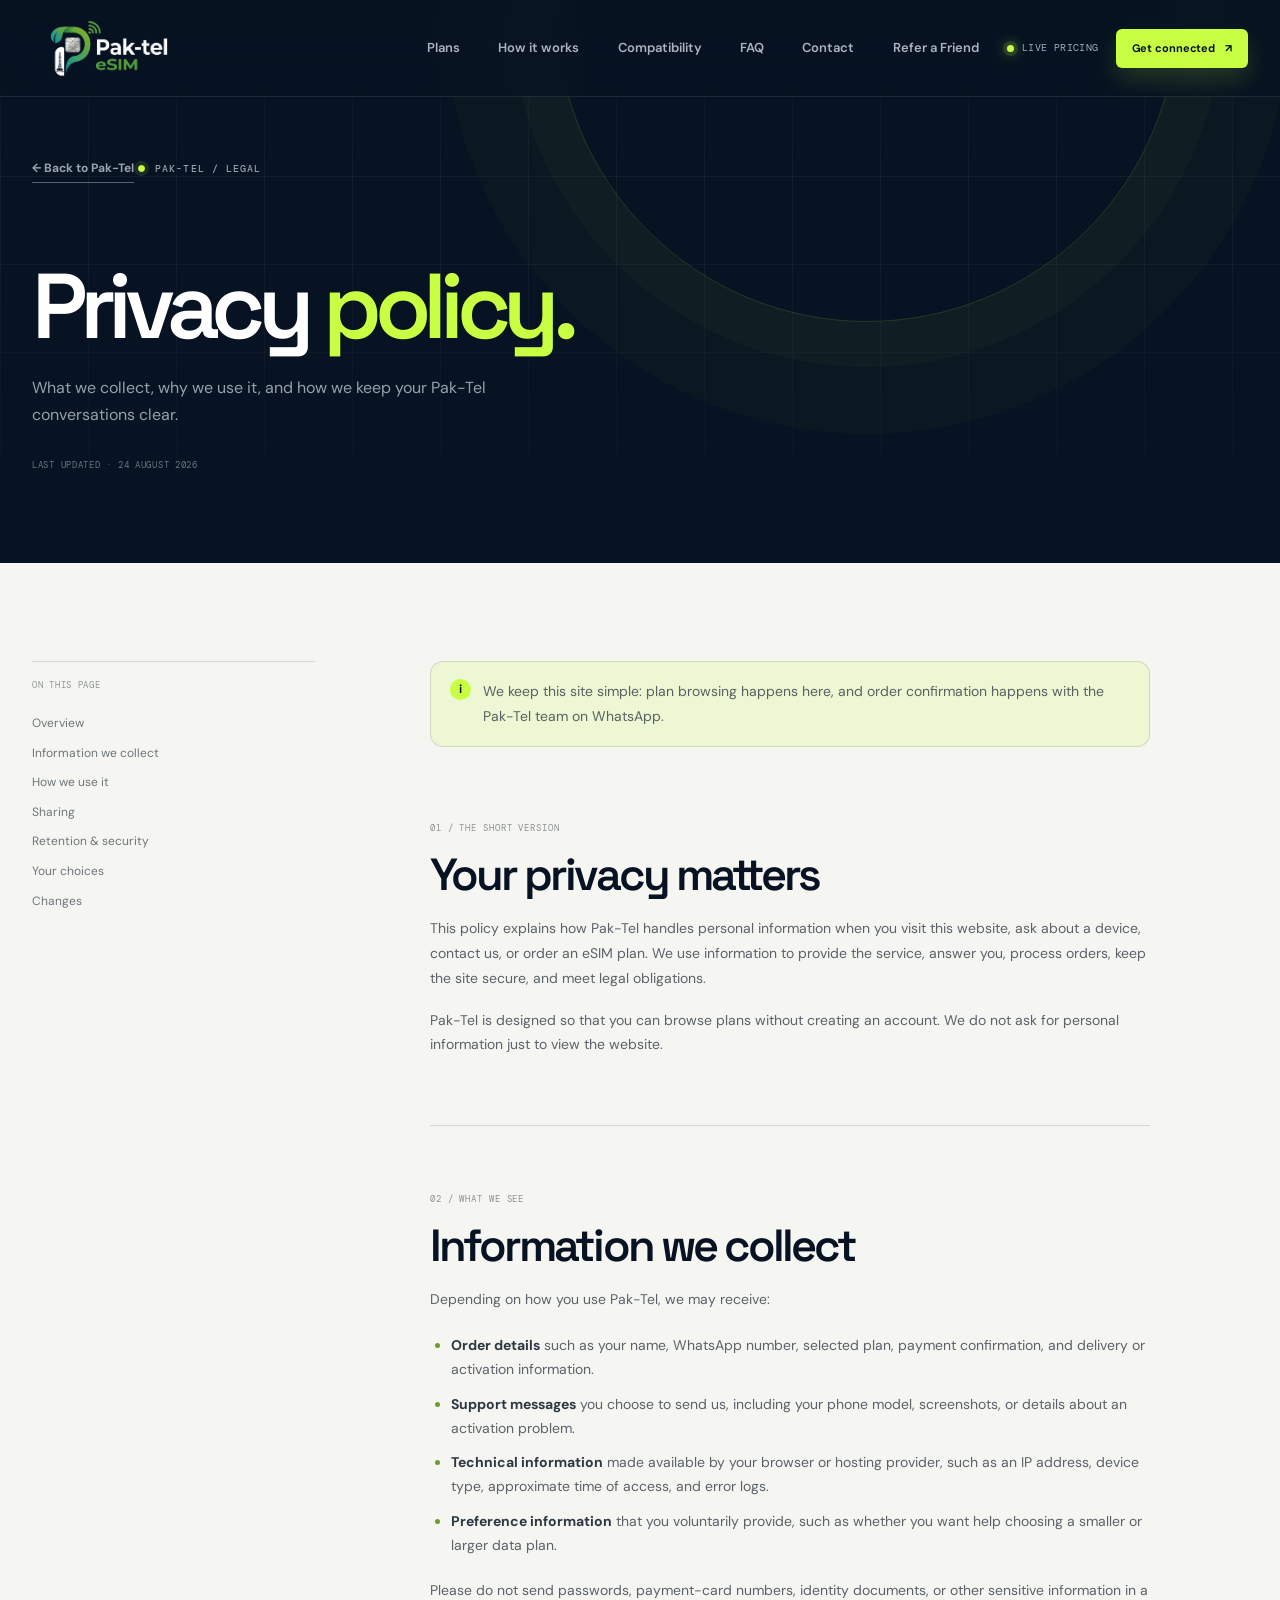
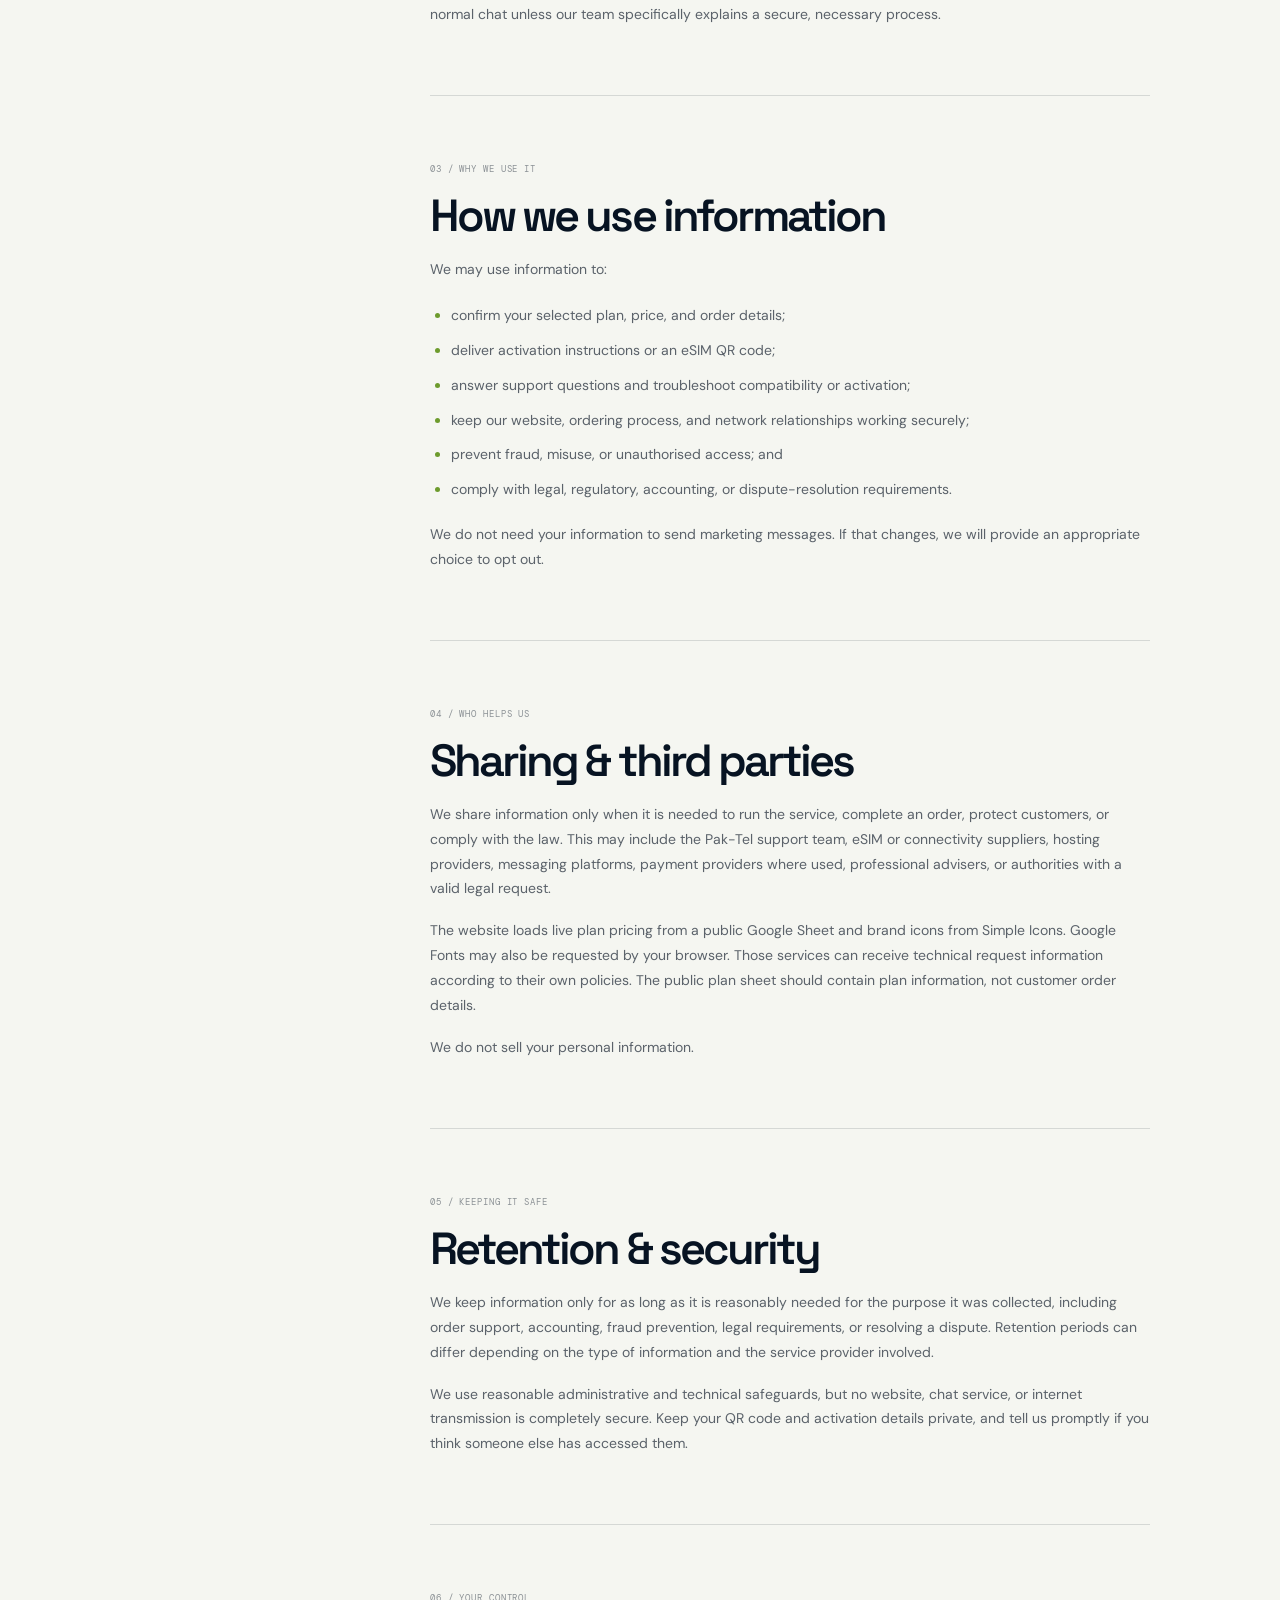
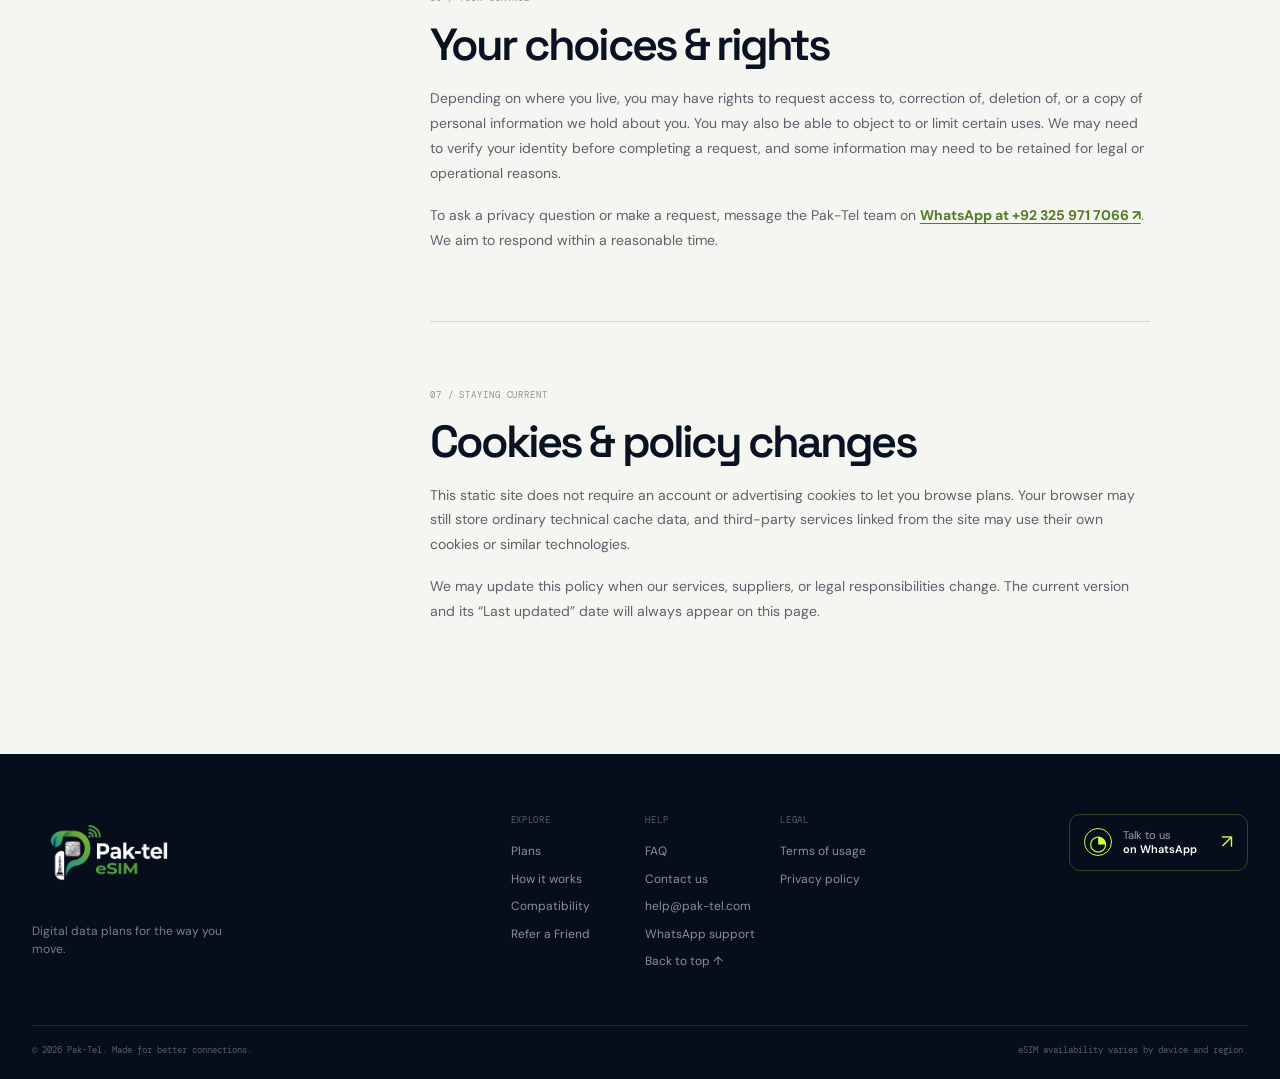
<file: privacy.html>
<!doctype html>
<html lang="en">
  <head>
    <meta charset="UTF-8" />
    <meta name="viewport" content="width=device-width, initial-scale=1.0" />
    <meta name="theme-color" content="#081323" />
    <meta name="description" content="Pak-Tel privacy policy for the website, eSIM orders, and customer support." />
    <link rel="icon" href="./favicon.svg" type="image/svg+xml" />
    <link rel="shortcut icon" href="./favicon.svg" type="image/svg+xml" />
    <title>Privacy policy — Pak-Tel</title
    <link rel="preconnect" href="https://fonts.googleapis.com" />
    <link rel="preconnect" href="https://fonts.gstatic.com" crossorigin />
    <link href="https://fonts.googleapis.com/css2?family=DM+Mono:wght@400;500&family=DM+Sans:wght@400;500;600;700&family=Space+Grotesk:wght@500;600;700&display=swap" rel="stylesheet" />
    <link rel="stylesheet" href="styles.css" />
  </head>
  <body class="legal-page">
    <div class="page-shell">
      <header class="site-header" data-header>
        <div class="container header-inner">
          <a class="brand" href="index.html#top" aria-label="Pak-Tel home">
            <span class="brand-visual"><img class="brand-image" data-brand-image src="./ptlogo.png" alt="Pak-Tel" /></span>
          </a>
          <nav class="main-nav" id="main-nav" aria-label="Main navigation">
            <a href="index.html#plans">Plans</a>
            <a href="index.html#how">How it works</a>
            <a href="index.html#compatibility">Compatibility</a>
            <a href="index.html#faq">FAQ</a>
            <a href="contact.html">Contact</a>
            <a href="refer-a-friend.html">Refer a Friend</a>
          </nav>
          <div class="header-actions">
            <span class="live-pill"><span></span> Live pricing</span>
            <a class="button button--lime button--small header-cta" href="index.html#plans">Get connected <span aria-hidden="true">↗</span></a>
            <button class="menu-toggle" type="button" aria-controls="main-nav" aria-expanded="false" aria-label="Open menu"><span></span><span></span></button>
          </div>
        </div>
      </header>

      <main>
        <section class="legal-hero">
          <div class="container legal-hero-inner reveal">
            <a class="legal-back" href="index.html#top">← Back to Pak-Tel</a>
            <div class="eyebrow eyebrow--light"><span class="eyebrow-dot"></span> Pak-Tel / legal</div>
            <h1>Privacy <em>policy.</em></h1>
            <p>What we collect, why we use it, and how we keep your Pak-Tel conversations clear.</p>
            <div class="legal-updated">Last updated · 24 August 2026</div>
          </div>
        </section>

        <section class="legal-body">
          <div class="container legal-layout">
            <aside class="legal-sidebar" aria-label="Privacy policy sections">
              <span>On this page</span>
              <a href="#overview">Overview</a>
              <a href="#collect">Information we collect</a>
              <a href="#use">How we use it</a>
              <a href="#sharing">Sharing</a>
              <a href="#retention">Retention &amp; security</a>
              <a href="#rights">Your choices</a>
              <a href="#changes">Changes</a>
            </aside>

            <article class="legal-copy">
              <div class="legal-callout"><span class="legal-callout-mark">i</span><p>We keep this site simple: plan browsing happens here, and order confirmation happens with the Pak-Tel team on WhatsApp.</p></div>

              <section id="overview" class="reveal">
                <div class="legal-section-number">01 / THE SHORT VERSION</div>
                <h2>Your privacy matters</h2>
                <p>This policy explains how Pak-Tel handles personal information when you visit this website, ask about a device, contact us, or order an eSIM plan. We use information to provide the service, answer you, process orders, keep the site secure, and meet legal obligations.</p>
                <p>Pak-Tel is designed so that you can browse plans without creating an account. We do not ask for personal information just to view the website.</p>
              </section>

              <section id="collect" class="reveal">
                <div class="legal-section-number">02 / WHAT WE SEE</div>
                <h2>Information we collect</h2>
                <p>Depending on how you use Pak-Tel, we may receive:</p>
                <ul>
                  <li><b>Order details</b> such as your name, WhatsApp number, selected plan, payment confirmation, and delivery or activation information.</li>
                  <li><b>Support messages</b> you choose to send us, including your phone model, screenshots, or details about an activation problem.</li>
                  <li><b>Technical information</b> made available by your browser or hosting provider, such as an IP address, device type, approximate time of access, and error logs.</li>
                  <li><b>Preference information</b> that you voluntarily provide, such as whether you want help choosing a smaller or larger data plan.</li>
                </ul>
                <p>Please do not send passwords, payment-card numbers, identity documents, or other sensitive information in a normal chat unless our team specifically explains a secure, necessary process.</p>
              </section>

              <section id="use" class="reveal">
                <div class="legal-section-number">03 / WHY WE USE IT</div>
                <h2>How we use information</h2>
                <p>We may use information to:</p>
                <ul>
                  <li>confirm your selected plan, price, and order details;</li>
                  <li>deliver activation instructions or an eSIM QR code;</li>
                  <li>answer support questions and troubleshoot compatibility or activation;</li>
                  <li>keep our website, ordering process, and network relationships working securely;</li>
                  <li>prevent fraud, misuse, or unauthorised access; and</li>
                  <li>comply with legal, regulatory, accounting, or dispute-resolution requirements.</li>
                </ul>
                <p>We do not need your information to send marketing messages. If that changes, we will provide an appropriate choice to opt out.</p>
              </section>

              <section id="sharing" class="reveal">
                <div class="legal-section-number">04 / WHO HELPS US</div>
                <h2>Sharing &amp; third parties</h2>
                <p>We share information only when it is needed to run the service, complete an order, protect customers, or comply with the law. This may include the Pak-Tel support team, eSIM or connectivity suppliers, hosting providers, messaging platforms, payment providers where used, professional advisers, or authorities with a valid legal request.</p>
                <p>The website loads live plan pricing from a public Google Sheet and brand icons from Simple Icons. Google Fonts may also be requested by your browser. Those services can receive technical request information according to their own policies. The public plan sheet should contain plan information, not customer order details.</p>
                <p>We do not sell your personal information.</p>
              </section>

              <section id="retention" class="reveal">
                <div class="legal-section-number">05 / KEEPING IT SAFE</div>
                <h2>Retention &amp; security</h2>
                <p>We keep information only for as long as it is reasonably needed for the purpose it was collected, including order support, accounting, fraud prevention, legal requirements, or resolving a dispute. Retention periods can differ depending on the type of information and the service provider involved.</p>
                <p>We use reasonable administrative and technical safeguards, but no website, chat service, or internet transmission is completely secure. Keep your QR code and activation details private, and tell us promptly if you think someone else has accessed them.</p>
              </section>

              <section id="rights" class="reveal">
                <div class="legal-section-number">06 / YOUR CONTROL</div>
                <h2>Your choices &amp; rights</h2>
                <p>Depending on where you live, you may have rights to request access to, correction of, deletion of, or a copy of personal information we hold about you. You may also be able to object to or limit certain uses. We may need to verify your identity before completing a request, and some information may need to be retained for legal or operational reasons.</p>
                <p>To ask a privacy question or make a request, message the Pak-Tel team on <a class="legal-inline-link" href="https://wa.me/923259717066?text=Hi%20Pak-Tel%2C%20I%20have%20a%20privacy%20question." target="_blank" rel="noreferrer">WhatsApp at +92 325 971 7066 ↗</a>. We aim to respond within a reasonable time.</p>
              </section>

              <section id="changes" class="reveal">
                <div class="legal-section-number">07 / STAYING CURRENT</div>
                <h2>Cookies &amp; policy changes</h2>
                <p>This static site does not require an account or advertising cookies to let you browse plans. Your browser may still store ordinary technical cache data, and third-party services linked from the site may use their own cookies or similar technologies.</p>
                <p>We may update this policy when our services, suppliers, or legal responsibilities change. The current version and its “Last updated” date will always appear on this page.</p>
              </section>
            </article>
          </div>
        </section>
      </main>

      <footer class="site-footer">
        <div class="container footer-main">
          <div class="footer-brand">
            <a class="brand" href="index.html#top" aria-label="Pak-Tel home"><span class="brand-visual"><img class="brand-image" data-brand-image src="./ptlogo.png" alt="Pak-Tel" /></span></a>
            <p>Digital data plans for the way you move.</p>
          </div>
          <div class="footer-links">
            <div><span>Explore</span><a href="index.html#plans">Plans</a><a href="index.html#how">How it works</a><a href="index.html#compatibility">Compatibility</a><a href="refer-a-friend.html">Refer a Friend</a></div>
            <div><span>Help</span><a href="index.html#faq">FAQ</a><a href="contact.html">Contact us</a><a href="mailto:help@pak-tel.com">help@pak-tel.com</a><a href="https://wa.me/923259717066?text=Hi%20Pak-Tel%2C%20I%20need%20help." target="_blank" rel="noreferrer">WhatsApp support</a><a href="index.html#top">Back to top ↑</a></div>
            <div><span>Legal</span><a href="terms.html">Terms of usage</a><a href="privacy.html" aria-current="page">Privacy policy</a></div>
          </div>
          <a class="footer-whatsapp" href="https://wa.me/923259717066?text=Hi%20Pak-Tel%2C%20I%27d%20like%20to%20get%20connected." target="_blank" rel="noreferrer"><span class="whatsapp-mark">◔</span><span>Talk to us<br /><b>on WhatsApp</b></span><span class="footer-arrow">↗</span></a>
        </div>
        <div class="container footer-bottom"><span>© <span id="year"></span> Pak-Tel. Made for better connections.</span><span>eSIM availability varies by device and region.</span></div>
      </footer>
    </div>
    <script src="script.js" defer></script>
  </body>
</html>
</file>
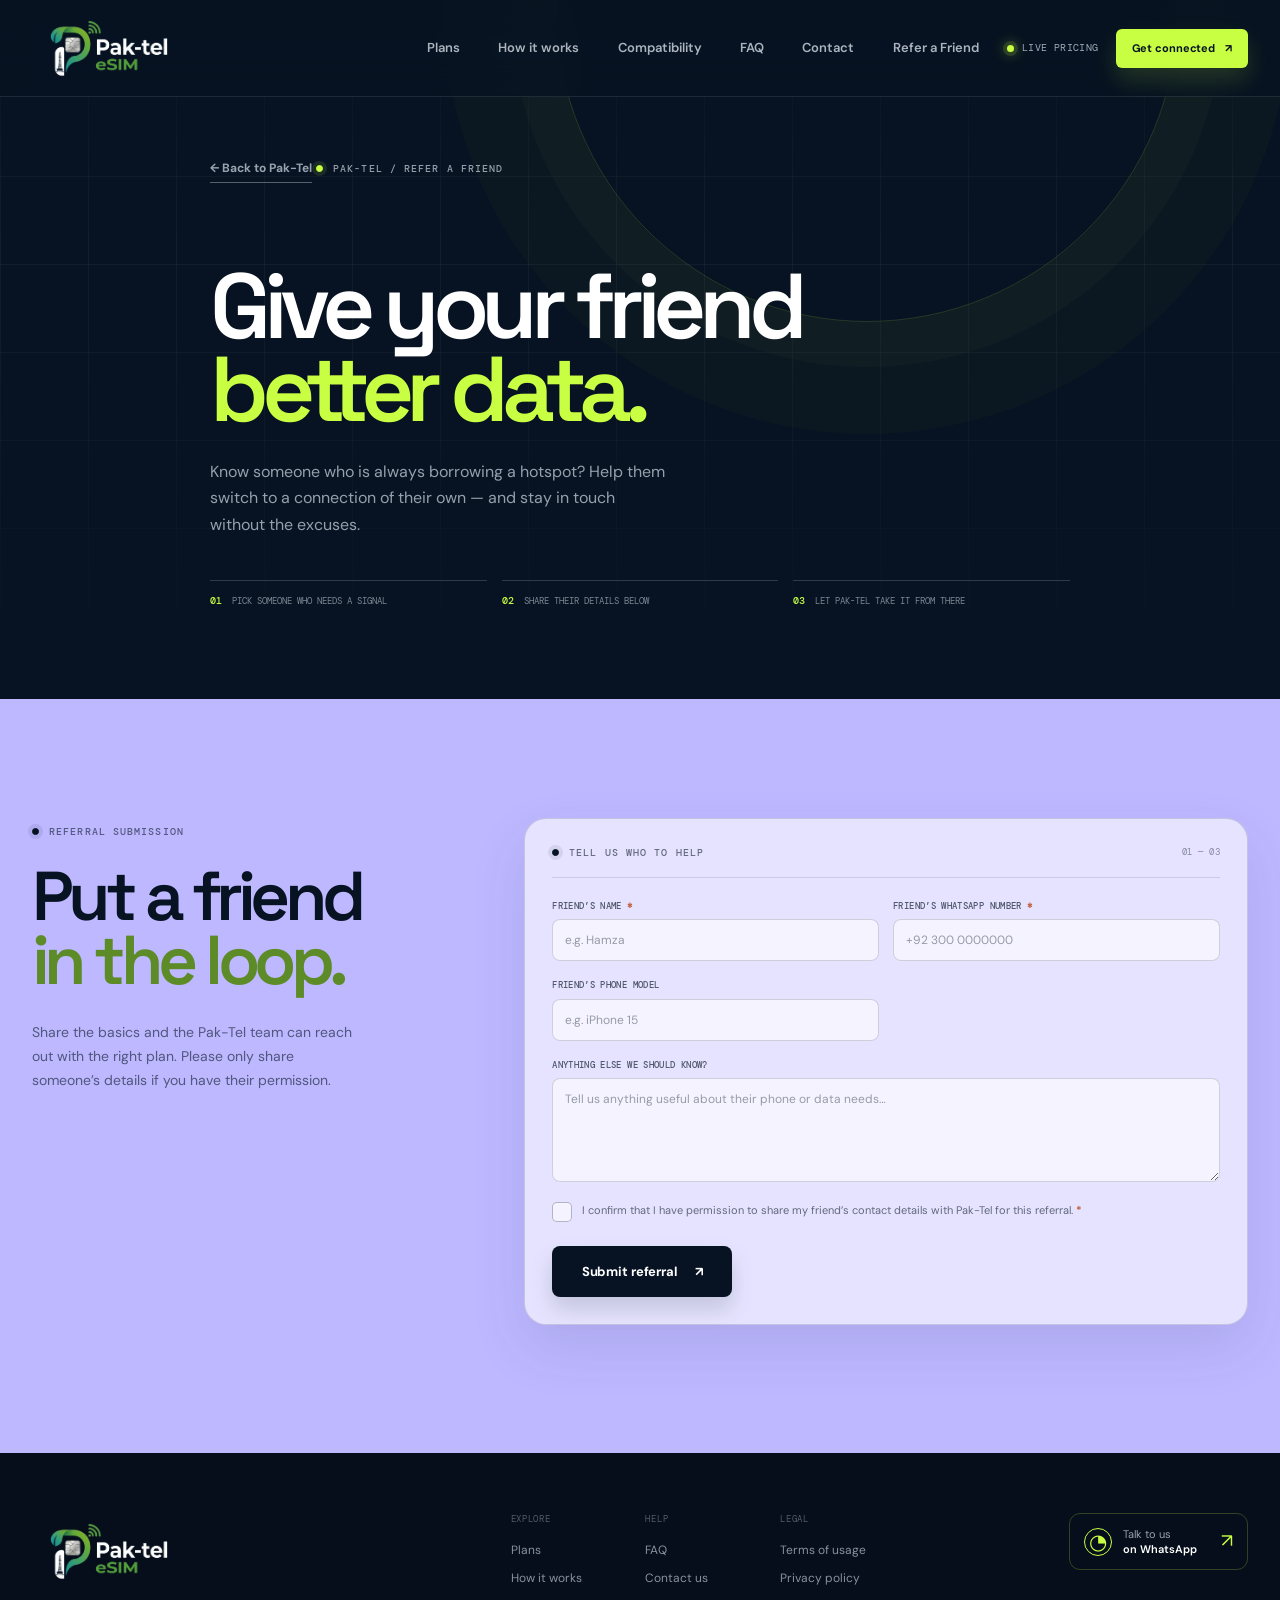
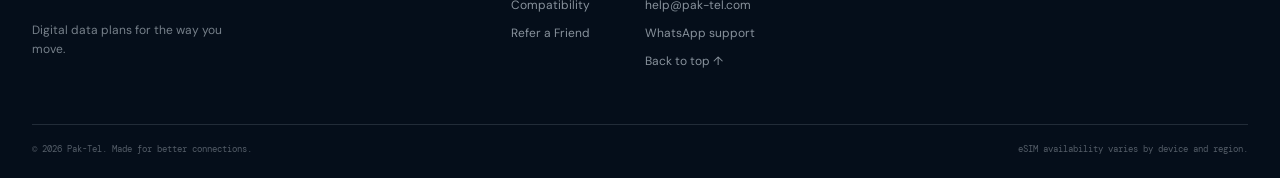
<file: refer-a-friend.html>
<!doctype html>
<html lang="en">
  <head>
    <meta charset="UTF-8" />
    <meta name="viewport" content="width=device-width, initial-scale=1.0" />
    <meta name="theme-color" content="#081323" />
    <meta name="description" content="Refer a friend to Pak-Tel and help them get connected with a flexible data eSIM." />
    <link rel="icon" href="./favicon.svg" type="image/svg+xml" />
    <link rel="shortcut icon" href="./favicon.svg" type="image/svg+xml" />
    <title>Refer a Friend — Pak-Tel</title>
    <link rel="preconnect" href="https://fonts.googleapis.com" />
    <link rel="preconnect" href="https://fonts.gstatic.com" crossorigin />
    <link href="https://fonts.googleapis.com/css2?family=DM+Mono:wght@400;500&family=DM+Sans:wght@400;500;600;700&family=Space+Grotesk:wght@500;600;700&display=swap" rel="stylesheet" />
    <link rel="stylesheet" href="styles.css" />
  </head>
  <body class="referral-page">
    <div class="page-shell">
      <header class="site-header" data-header>
        <div class="container header-inner">
          <a class="brand" href="index.html#top" aria-label="Pak-Tel home">
            <span class="brand-visual"><img class="brand-image" data-brand-image src="./ptlogo.png" alt="Pak-Tel" /></span>
          </a>
          <nav class="main-nav" id="main-nav" aria-label="Main navigation">
            <a href="index.html#plans">Plans</a>
            <a href="index.html#how">How it works</a>
            <a href="index.html#compatibility">Compatibility</a>
            <a href="index.html#faq">FAQ</a>
            <a href="contact.html">Contact</a>
            <a href="refer-a-friend.html" aria-current="page">Refer a Friend</a>
          </nav>
          <div class="header-actions">
            <span class="live-pill"><span></span> Live pricing</span>
            <a class="button button--lime button--small header-cta" href="index.html#plans">Get connected <span aria-hidden="true">↗</span></a>
            <button class="menu-toggle" type="button" aria-controls="main-nav" aria-expanded="false" aria-label="Open menu"><span></span><span></span></button>
          </div>
        </div>
      </header>

      <main>
        <section class="legal-hero referral-hero">
          <div class="container legal-hero-inner referral-hero-inner reveal">
            <a class="legal-back" href="index.html#top">← Back to Pak-Tel</a>
            <div class="eyebrow eyebrow--light"><span class="eyebrow-dot"></span> Pak-Tel / refer a friend</div>
            <h1>Give your friend<br /><em>better data.</em></h1>
            <p>Know someone who is always borrowing a hotspot? Help them switch to a connection of their own — and stay in touch without the excuses.</p>
            <div class="referral-hero-stats"><span><b>01</b> Pick someone who needs a signal</span><span><b>02</b> Share their details below</span><span><b>03</b> Let Pak-Tel take it from there</span></div>
          </div>
        </section>

        <section class="referral-form-section section-lilac" id="referral-form-section" aria-labelledby="referral-form-title">
          <div class="container referral-form-layout">
            <div class="referral-form-intro reveal">
              <div class="eyebrow"><span class="eyebrow-dot eyebrow-dot--dark"></span> Referral submission</div>
              <h2 id="referral-form-title">Put a friend<br /><em>in the loop.</em></h2>
              <p>Share the basics and the Pak-Tel team can reach out with the right plan. Please only share someone’s details if you have their permission.</p>
            </div>

            <div class="referral-form-card reveal reveal--delay-short">
              <div class="referral-form-card-top"><span class="eyebrow"><span class="eyebrow-dot eyebrow-dot--dark"></span> Tell us who to help</span><span class="form-step-count">01 — 03</span></div>
              <form id="referral-form" class="referral-form">
                <div class="referral-form-grid">
                  <label class="referral-field"><span>Friend’s name <b>*</b></span><input type="text" name="friend_name" autocomplete="off" placeholder="e.g. Hamza" required /></label>
                  <label class="referral-field"><span>Friend’s WhatsApp number <b>*</b></span><input type="tel" name="friend_whatsapp" autocomplete="off" placeholder="+92 300 0000000" required /></label>
                  <label class="referral-field"><span>Friend’s phone model</span><input type="text" name="friend_phone_model" autocomplete="off" placeholder="e.g. iPhone 15" /></label>
                </div>
                <label class="referral-field referral-field--full"><span>Anything else we should know?</span><textarea name="notes" rows="4" placeholder="Tell us anything useful about their phone or data needs…"></textarea></label>
                <label class="referral-consent"><input type="checkbox" name="permission" required /><span class="referral-checkbox" aria-hidden="true">✓</span><span>I confirm that I have permission to share my friend’s contact details with Pak-Tel for this referral. <b>*</b></span></label>
                <button class="button button--dark referral-submit" type="submit">Submit referral <span aria-hidden="true">↗</span></button>
                <div class="referral-form-status" id="referral-form-status" role="status" hidden></div>
              </form>
            </div>
          </div>
        </section>
      </main>

      <footer class="site-footer">
        <div class="container footer-main">
          <div class="footer-brand">
            <a class="brand" href="index.html#top" aria-label="Pak-Tel home"><span class="brand-visual"><img class="brand-image" data-brand-image src="./ptlogo.png" alt="Pak-Tel" /></span></a>
            <p>Digital data plans for the way you move.</p>
          </div>
          <div class="footer-links">
            <div><span>Explore</span><a href="index.html#plans">Plans</a><a href="index.html#how">How it works</a><a href="index.html#compatibility">Compatibility</a><a href="refer-a-friend.html" aria-current="page">Refer a Friend</a></div>
            <div><span>Help</span><a href="index.html#faq">FAQ</a><a href="contact.html">Contact us</a><a href="mailto:help@pak-tel.com">help@pak-tel.com</a><a href="https://wa.me/923259717066?text=Hi%20Pak-Tel%2C%20I%20need%20help." target="_blank" rel="noreferrer">WhatsApp support</a><a href="index.html#top">Back to top ↑</a></div>
            <div><span>Legal</span><a href="terms.html">Terms of usage</a><a href="privacy.html">Privacy policy</a></div>
          </div>
          <a class="footer-whatsapp" href="https://wa.me/923259717066?text=Hi%20Pak-Tel%2C%20I%27d%20like%20to%20get%20connected." target="_blank" rel="noreferrer"><span class="whatsapp-mark">◔</span><span>Talk to us<br /><b>on WhatsApp</b></span><span class="footer-arrow">↗</span></a>
        </div>
        <div class="container footer-bottom"><span>© <span id="year"></span> Pak-Tel. Made for better connections.</span><span>eSIM availability varies by device and region.</span></div>
      </footer>
    </div>
    <script src="script.js" defer></script>
  </body>
</html>
</file>
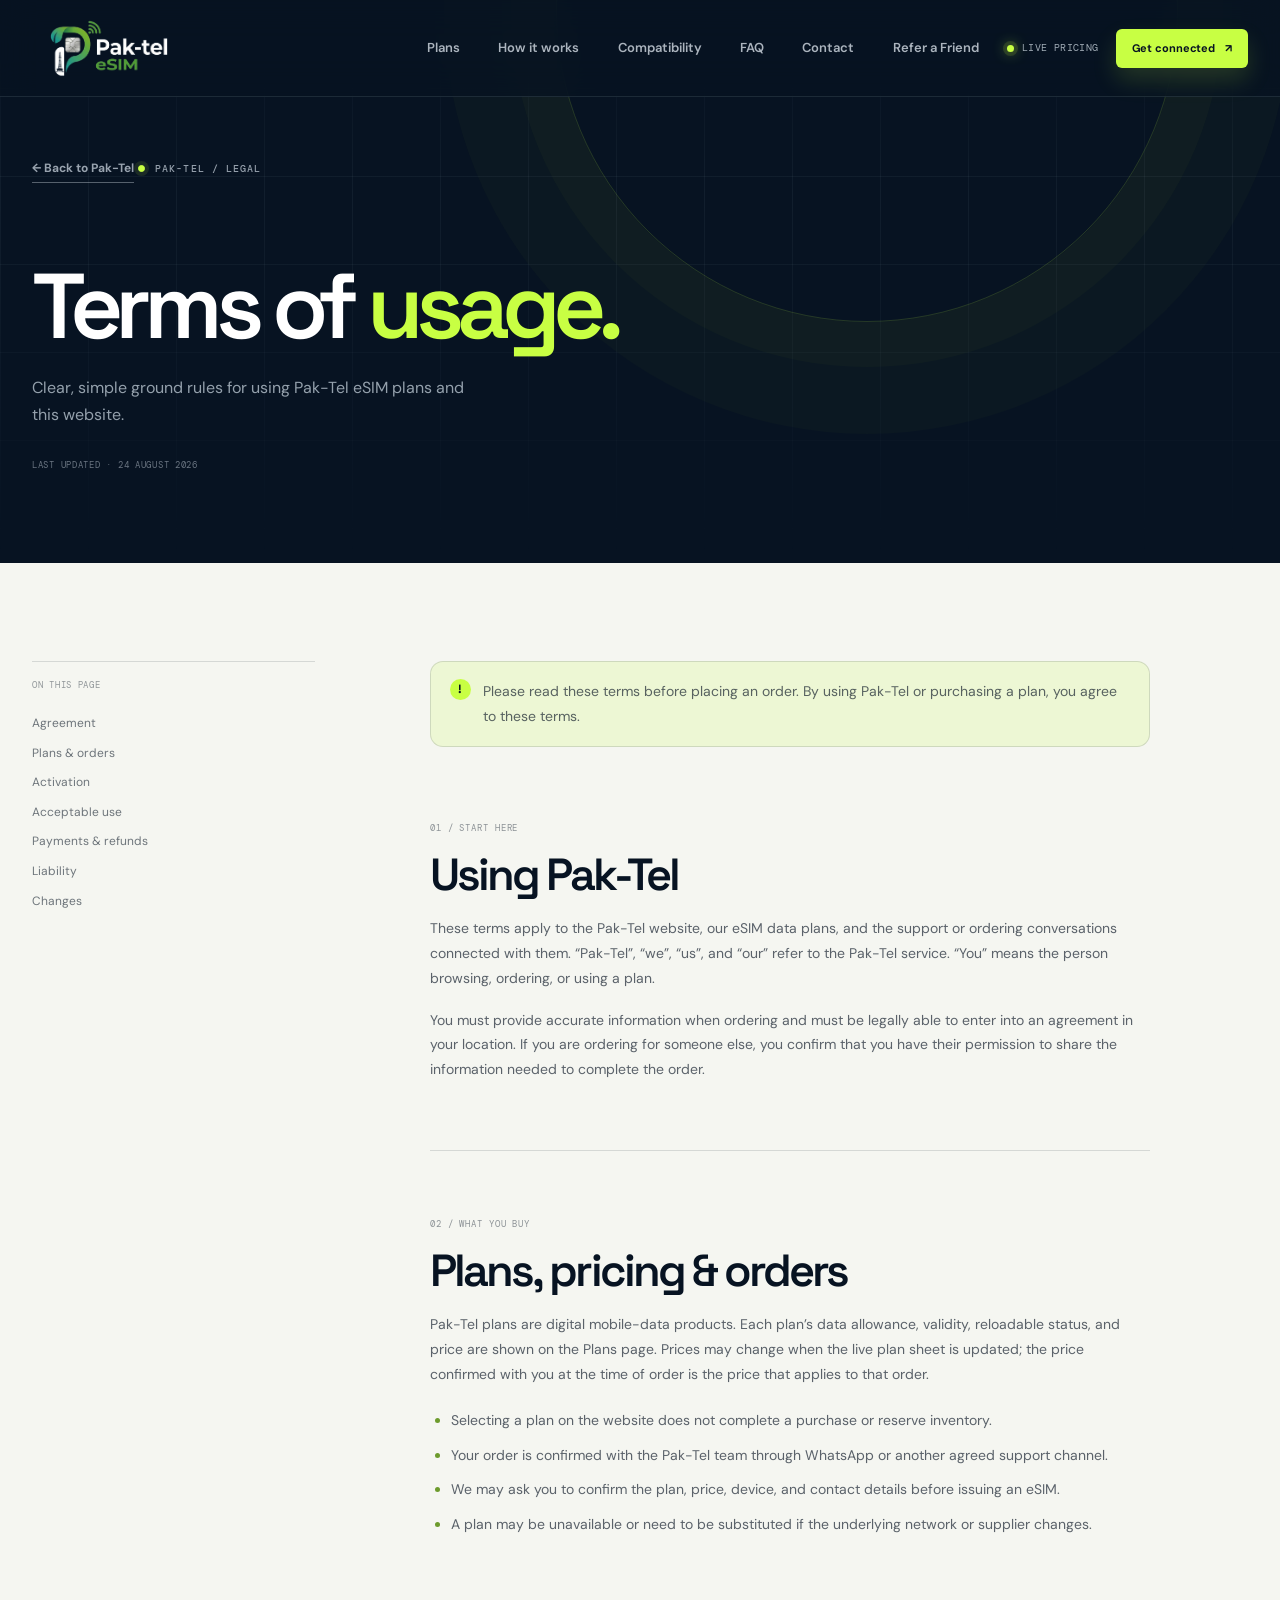
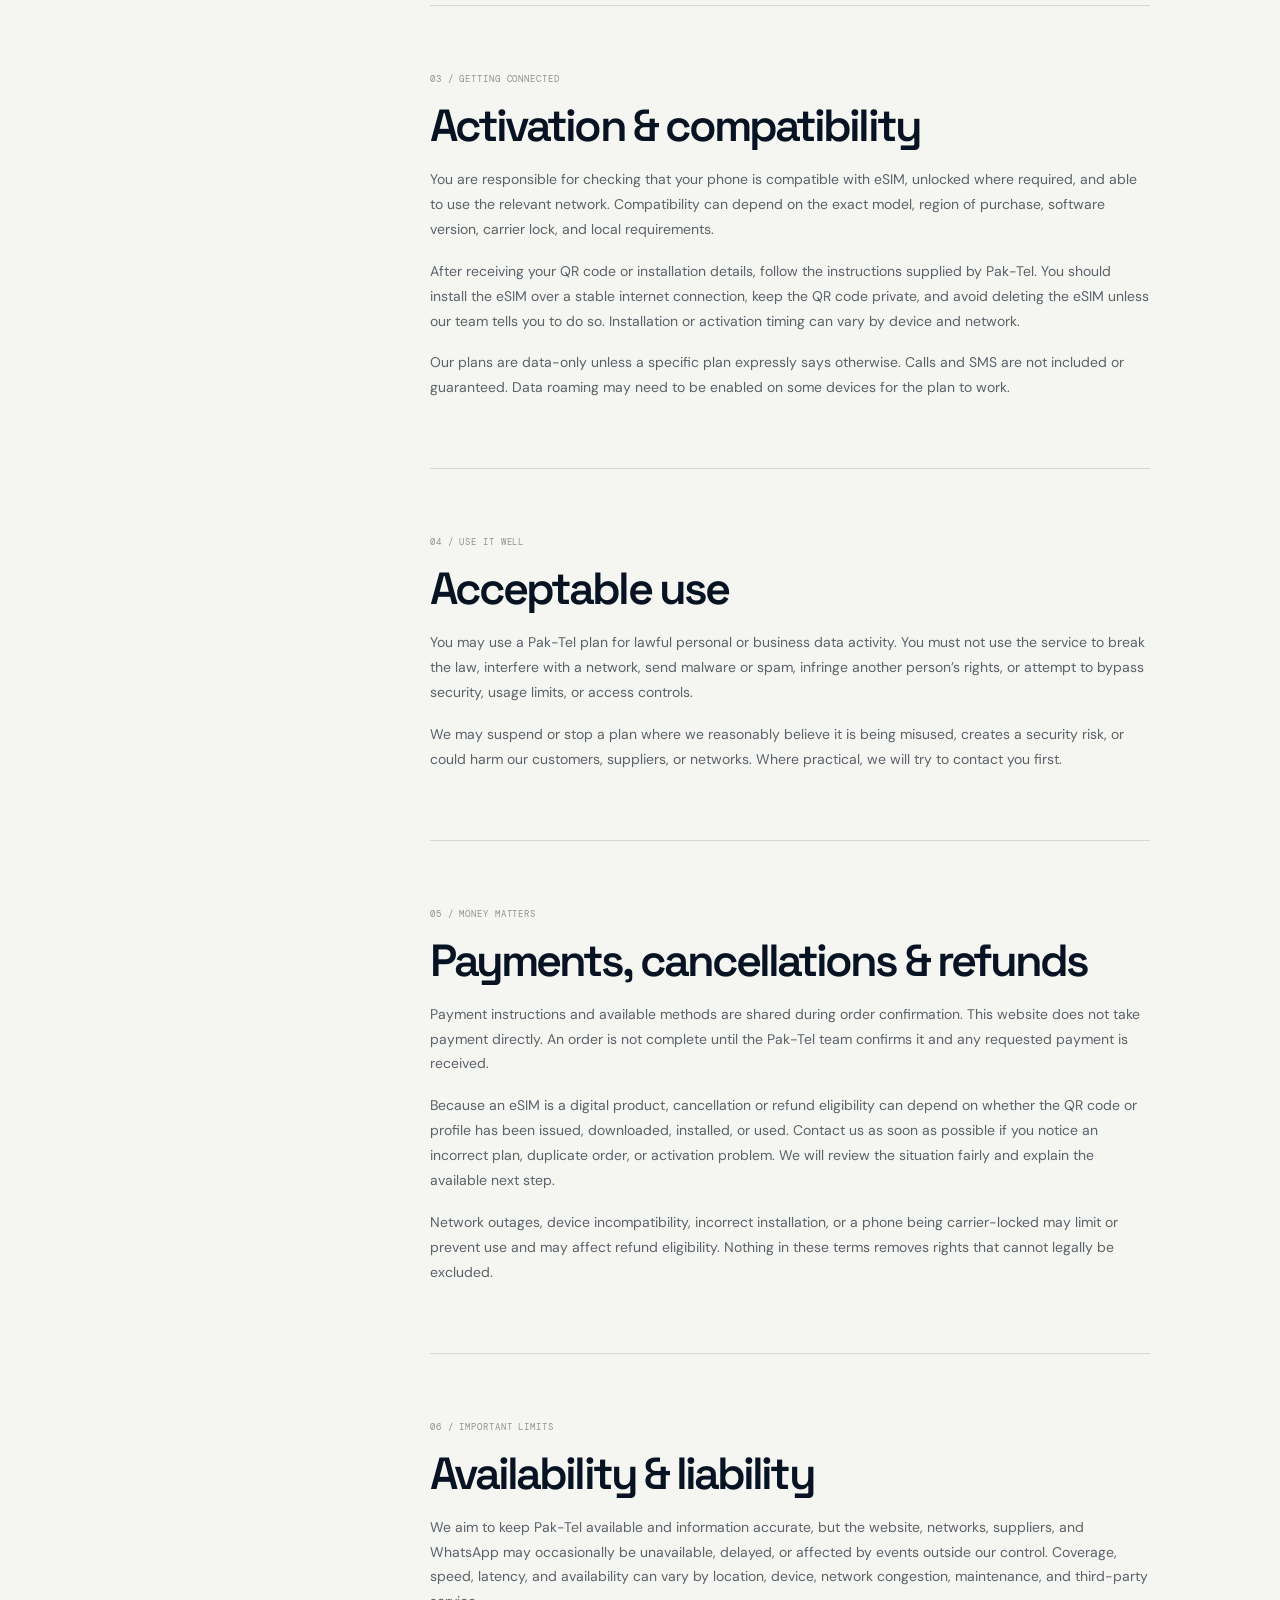
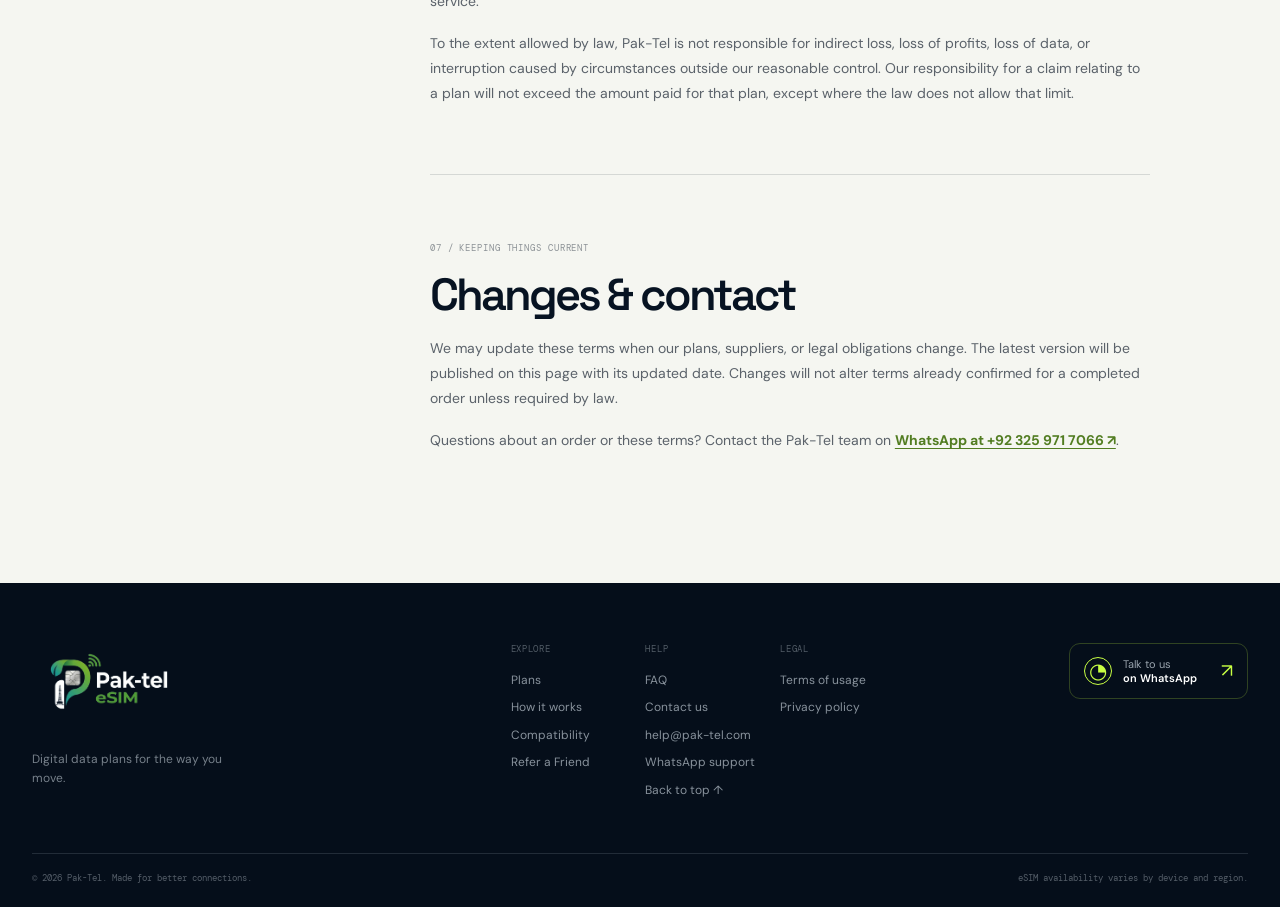
<file: terms.html>
<!doctype html>
<html lang="en">
  <head>
    <meta charset="UTF-8" />
    <meta name="viewport" content="width=device-width, initial-scale=1.0" />
    <meta name="theme-color" content="#081323" />
    <meta name="description" content="Pak-Tel terms of usage for eSIM data plans and services." />
    <link rel="icon" href="./favicon.svg" type="image/svg+xml" />
    <link rel="shortcut icon" href="./favicon.svg" type="image/svg+xml" />
    <title>Terms of usage — Pak-Tel</title
    <link rel="preconnect" href="https://fonts.googleapis.com" />
    <link rel="preconnect" href="https://fonts.gstatic.com" crossorigin />
    <link href="https://fonts.googleapis.com/css2?family=DM+Mono:wght@400;500&family=DM+Sans:wght@400;500;600;700&family=Space+Grotesk:wght@500;600;700&display=swap" rel="stylesheet" />
    <link rel="stylesheet" href="styles.css" />
  </head>
  <body class="legal-page">
    <div class="page-shell">
      <header class="site-header" data-header>
        <div class="container header-inner">
          <a class="brand" href="index.html#top" aria-label="Pak-Tel home">
            <span class="brand-visual"><img class="brand-image" data-brand-image src="./ptlogo.png" alt="Pak-Tel" /></span>
          </a>
          <nav class="main-nav" id="main-nav" aria-label="Main navigation">
            <a href="index.html#plans">Plans</a>
            <a href="index.html#how">How it works</a>
            <a href="index.html#compatibility">Compatibility</a>
            <a href="index.html#faq">FAQ</a>
            <a href="contact.html">Contact</a>
            <a href="refer-a-friend.html">Refer a Friend</a>
          </nav>
          <div class="header-actions">
            <span class="live-pill"><span></span> Live pricing</span>
            <a class="button button--lime button--small header-cta" href="index.html#plans">Get connected <span aria-hidden="true">↗</span></a>
            <button class="menu-toggle" type="button" aria-controls="main-nav" aria-expanded="false" aria-label="Open menu"><span></span><span></span></button>
          </div>
        </div>
      </header>

      <main>
        <section class="legal-hero">
          <div class="container legal-hero-inner reveal">
            <a class="legal-back" href="index.html#top">← Back to Pak-Tel</a>
            <div class="eyebrow eyebrow--light"><span class="eyebrow-dot"></span> Pak-Tel / legal</div>
            <h1>Terms of <em>usage.</em></h1>
            <p>Clear, simple ground rules for using Pak-Tel eSIM plans and this website.</p>
            <div class="legal-updated">Last updated · 24 August 2026</div>
          </div>
        </section>

        <section class="legal-body">
          <div class="container legal-layout">
            <aside class="legal-sidebar" aria-label="Terms sections">
              <span>On this page</span>
              <a href="#agreement">Agreement</a>
              <a href="#plans">Plans &amp; orders</a>
              <a href="#activation">Activation</a>
              <a href="#acceptable-use">Acceptable use</a>
              <a href="#refunds">Payments &amp; refunds</a>
              <a href="#liability">Liability</a>
              <a href="#changes">Changes</a>
            </aside>

            <article class="legal-copy">
              <div class="legal-callout"><span class="legal-callout-mark">!</span><p>Please read these terms before placing an order. By using Pak-Tel or purchasing a plan, you agree to these terms.</p></div>

              <section id="agreement" class="reveal">
                <div class="legal-section-number">01 / START HERE</div>
                <h2>Using Pak-Tel</h2>
                <p>These terms apply to the Pak-Tel website, our eSIM data plans, and the support or ordering conversations connected with them. “Pak-Tel”, “we”, “us”, and “our” refer to the Pak-Tel service. “You” means the person browsing, ordering, or using a plan.</p>
                <p>You must provide accurate information when ordering and must be legally able to enter into an agreement in your location. If you are ordering for someone else, you confirm that you have their permission to share the information needed to complete the order.</p>
              </section>

              <section id="plans" class="reveal">
                <div class="legal-section-number">02 / WHAT YOU BUY</div>
                <h2>Plans, pricing &amp; orders</h2>
                <p>Pak-Tel plans are digital mobile-data products. Each plan’s data allowance, validity, reloadable status, and price are shown on the Plans page. Prices may change when the live plan sheet is updated; the price confirmed with you at the time of order is the price that applies to that order.</p>
                <ul>
                  <li>Selecting a plan on the website does not complete a purchase or reserve inventory.</li>
                  <li>Your order is confirmed with the Pak-Tel team through WhatsApp or another agreed support channel.</li>
                  <li>We may ask you to confirm the plan, price, device, and contact details before issuing an eSIM.</li>
                  <li>A plan may be unavailable or need to be substituted if the underlying network or supplier changes.</li>
                </ul>
              </section>

              <section id="activation" class="reveal">
                <div class="legal-section-number">03 / GETTING CONNECTED</div>
                <h2>Activation &amp; compatibility</h2>
                <p>You are responsible for checking that your phone is compatible with eSIM, unlocked where required, and able to use the relevant network. Compatibility can depend on the exact model, region of purchase, software version, carrier lock, and local requirements.</p>
                <p>After receiving your QR code or installation details, follow the instructions supplied by Pak-Tel. You should install the eSIM over a stable internet connection, keep the QR code private, and avoid deleting the eSIM unless our team tells you to do so. Installation or activation timing can vary by device and network.</p>
                <p>Our plans are data-only unless a specific plan expressly says otherwise. Calls and SMS are not included or guaranteed. Data roaming may need to be enabled on some devices for the plan to work.</p>
              </section>

              <section id="acceptable-use" class="reveal">
                <div class="legal-section-number">04 / USE IT WELL</div>
                <h2>Acceptable use</h2>
                <p>You may use a Pak-Tel plan for lawful personal or business data activity. You must not use the service to break the law, interfere with a network, send malware or spam, infringe another person’s rights, or attempt to bypass security, usage limits, or access controls.</p>
                <p>We may suspend or stop a plan where we reasonably believe it is being misused, creates a security risk, or could harm our customers, suppliers, or networks. Where practical, we will try to contact you first.</p>
              </section>

              <section id="refunds" class="reveal">
                <div class="legal-section-number">05 / MONEY MATTERS</div>
                <h2>Payments, cancellations &amp; refunds</h2>
                <p>Payment instructions and available methods are shared during order confirmation. This website does not take payment directly. An order is not complete until the Pak-Tel team confirms it and any requested payment is received.</p>
                <p>Because an eSIM is a digital product, cancellation or refund eligibility can depend on whether the QR code or profile has been issued, downloaded, installed, or used. Contact us as soon as possible if you notice an incorrect plan, duplicate order, or activation problem. We will review the situation fairly and explain the available next step.</p>
                <p>Network outages, device incompatibility, incorrect installation, or a phone being carrier-locked may limit or prevent use and may affect refund eligibility. Nothing in these terms removes rights that cannot legally be excluded.</p>
              </section>

              <section id="liability" class="reveal">
                <div class="legal-section-number">06 / IMPORTANT LIMITS</div>
                <h2>Availability &amp; liability</h2>
                <p>We aim to keep Pak-Tel available and information accurate, but the website, networks, suppliers, and WhatsApp may occasionally be unavailable, delayed, or affected by events outside our control. Coverage, speed, latency, and availability can vary by location, device, network congestion, maintenance, and third-party service.</p>
                <p>To the extent allowed by law, Pak-Tel is not responsible for indirect loss, loss of profits, loss of data, or interruption caused by circumstances outside our reasonable control. Our responsibility for a claim relating to a plan will not exceed the amount paid for that plan, except where the law does not allow that limit.</p>
              </section>

              <section id="changes" class="reveal">
                <div class="legal-section-number">07 / KEEPING THINGS CURRENT</div>
                <h2>Changes &amp; contact</h2>
                <p>We may update these terms when our plans, suppliers, or legal obligations change. The latest version will be published on this page with its updated date. Changes will not alter terms already confirmed for a completed order unless required by law.</p>
                <p>Questions about an order or these terms? Contact the Pak-Tel team on <a class="legal-inline-link" href="https://wa.me/923259717066?text=Hi%20Pak-Tel%2C%20I%20have%20a%20question%20about%20the%20Terms%20of%20usage." target="_blank" rel="noreferrer">WhatsApp at +92 325 971 7066 ↗</a>.</p>
              </section>
            </article>
          </div>
        </section>
      </main>

      <footer class="site-footer">
        <div class="container footer-main">
          <div class="footer-brand">
            <a class="brand" href="index.html#top" aria-label="Pak-Tel home"><span class="brand-visual"><img class="brand-image" data-brand-image src="./ptlogo.png" alt="Pak-Tel" /></span></a>
            <p>Digital data plans for the way you move.</p>
          </div>
          <div class="footer-links">
            <div><span>Explore</span><a href="index.html#plans">Plans</a><a href="index.html#how">How it works</a><a href="index.html#compatibility">Compatibility</a><a href="refer-a-friend.html">Refer a Friend</a></div>
            <div><span>Help</span><a href="index.html#faq">FAQ</a><a href="contact.html">Contact us</a><a href="mailto:help@pak-tel.com">help@pak-tel.com</a><a href="https://wa.me/923259717066?text=Hi%20Pak-Tel%2C%20I%20need%20help." target="_blank" rel="noreferrer">WhatsApp support</a><a href="index.html#top">Back to top ↑</a></div>
            <div><span>Legal</span><a href="terms.html" aria-current="page">Terms of usage</a><a href="privacy.html">Privacy policy</a></div>
          </div>
          <a class="footer-whatsapp" href="https://wa.me/923259717066?text=Hi%20Pak-Tel%2C%20I%27d%20like%20to%20get%20connected." target="_blank" rel="noreferrer"><span class="whatsapp-mark">◔</span><span>Talk to us<br /><b>on WhatsApp</b></span><span class="footer-arrow">↗</span></a>
        </div>
        <div class="container footer-bottom"><span>© <span id="year"></span> Pak-Tel. Made for better connections.</span><span>eSIM availability varies by device and region.</span></div>
      </footer>
    </div>
    <script src="script.js" defer></script>
  </body>
</html>
</file>
<file: styles.css>
:root {
  --ink: #071322;
  --ink-soft: #10223a;
  --ink-muted: #7d8ca0;
  --paper: #f5f6f1;
  --paper-deep: #e9ebe4;
  --lime: #c8ff43;
  --lime-soft: #e3ff9c;
  --teal: #6de3c1;
  --orange: #ffad71;
  --lilac: #bdb8ff;
  --white: #ffffff;
  --line-dark: rgba(226, 241, 255, 0.13);
  --line-light: rgba(7, 19, 34, 0.13);
  --display: "Space Grotesk", "Trebuchet MS", sans-serif;
  --body: "DM Sans", Arial, sans-serif;
  --mono: "DM Mono", "SFMono-Regular", Consolas, monospace;
  --shadow-card: 0 22px 60px rgba(13, 29, 46, 0.1);
  --radius-lg: 28px;
  --radius-md: 18px;
  --max: 1240px;
}

* {
  box-sizing: border-box;
}

html {
  scroll-behavior: smooth;
}

body {
  min-width: 320px;
  margin: 0;
  color: var(--ink);
  background: var(--paper);
  font-family: var(--body);
  font-size: 16px;
  line-height: 1.55;
  -webkit-font-smoothing: antialiased;
}

body.modal-open {
  overflow: hidden;
}

img,
svg {
  display: block;
  max-width: 100%;
}

button,
input,
select,
textarea {
  color: inherit;
  font: inherit;
}

button,
a,
select {
  -webkit-tap-highlight-color: transparent;
}

button {
  cursor: pointer;
}

a {
  color: inherit;
  text-decoration: none;
}

::selection {
  color: var(--ink);
  background: var(--lime);
}

[hidden] {
  display: none !important;
}

.sr-only {
  position: absolute;
  width: 1px;
  height: 1px;
  padding: 0;
  margin: -1px;
  overflow: hidden;
  clip: rect(0, 0, 0, 0);
  white-space: nowrap;
  border: 0;
}

.container {
  width: min(calc(100% - 64px), var(--max));
  margin: 0 auto;
}

.site-header {
  position: fixed;
  z-index: 50;
  top: 0;
  right: 0;
  left: 0;
  border-bottom: 1px solid rgba(222, 239, 255, 0.1);
  background: rgba(7, 19, 34, 0.76);
  color: var(--white);
  -webkit-backdrop-filter: blur(18px);
  backdrop-filter: blur(18px);
  transition: background 220ms ease, box-shadow 220ms ease;
}

.site-header.is-scrolled {
  background: rgba(7, 19, 34, 0.94);
  box-shadow: 0 12px 34px rgba(2, 8, 18, 0.16);
}

.header-inner {
  display: flex;
  min-height: 96px;
  align-items: center;
  justify-content: space-between;
  gap: 28px;
}

.brand {
  display: inline-flex;
  min-width: 0;
  flex-shrink: 0;
  align-items: center;
  gap: 10px;
}

.brand-visual {
  display: inline-flex;
  min-width: 190px;
  min-height: 70px;
  align-items: center;
}

.brand-image {
  width: auto;
  max-width: 205px;
  max-height: 76px;
  object-fit: contain;
}

.brand-fallback {
  display: inline-flex;
  align-items: center;
  gap: 8px;
}

.brand-glyph {
  display: grid;
  width: 31px;
  height: 38px;
  place-items: center;
  color: var(--lime);
}

.brand-glyph svg {
  width: 100%;
  height: 100%;
  fill: none;
  stroke: currentColor;
  stroke-linecap: round;
  stroke-linejoin: round;
  stroke-width: 1.9;
}

.brand-type {
  color: var(--white);
  font-family: var(--display);
  font-size: 22px;
  font-weight: 700;
  letter-spacing: -0.08em;
  line-height: 1;
}

.brand-type span {
  color: var(--lime);
  padding: 0 1px;
}

.brand-caption {
  align-self: flex-end;
  margin-bottom: 5px;
  color: rgba(236, 246, 255, 0.56);
  font-family: var(--mono);
  font-size: 7px;
  letter-spacing: 0.11em;
  line-height: 1.1;
  white-space: nowrap;
}

.main-nav {
  display: flex;
  align-items: center;
  gap: clamp(20px, 3vw, 42px);
  margin-left: auto;
  color: rgba(239, 247, 255, 0.71);
  font-size: 13px;
  font-weight: 600;
}

.main-nav a {
  position: relative;
  padding: 9px 0;
  transition: color 180ms ease;
}

.main-nav a::after {
  position: absolute;
  right: 0;
  bottom: 2px;
  left: 0;
  height: 1px;
  background: var(--lime);
  content: "";
  transform: scaleX(0);
  transform-origin: right;
  transition: transform 180ms ease;
}

.main-nav a:hover,
.main-nav a:focus-visible {
  color: var(--white);
}

.main-nav a:hover::after,
.main-nav a:focus-visible::after {
  transform: scaleX(1);
  transform-origin: left;
}

.header-actions {
  display: flex;
  align-items: center;
  gap: 17px;
}

.live-pill,
.sheet-status {
  display: inline-flex;
  align-items: center;
  gap: 8px;
  color: rgba(236, 246, 255, 0.67);
  font-family: var(--mono);
  font-size: 10px;
  letter-spacing: 0.04em;
  text-transform: uppercase;
  white-space: nowrap;
}

.live-pill > span,
.status-dot,
.checker-live {
  display: block;
  width: 7px;
  height: 7px;
  border-radius: 50%;
  background: var(--lime);
  box-shadow: 0 0 0 4px rgba(200, 255, 67, 0.13), 0 0 14px rgba(200, 255, 67, 0.85);
}

.button {
  display: inline-flex;
  min-height: 51px;
  align-items: center;
  justify-content: center;
  gap: 18px;
  padding: 14px 21px;
  border: 1px solid transparent;
  border-radius: 8px;
  font-size: 13px;
  font-weight: 700;
  letter-spacing: -0.01em;
  line-height: 1;
  transition: transform 180ms ease, box-shadow 180ms ease, background 180ms ease, color 180ms ease;
}

.button:hover,
.button:focus-visible {
  transform: translateY(-2px);
}

.button--lime {
  color: var(--ink);
  background: var(--lime);
  box-shadow: 0 12px 25px rgba(200, 255, 67, 0.15);
}

.button--lime:hover,
.button--lime:focus-visible {
  background: var(--lime-soft);
  box-shadow: 0 15px 28px rgba(200, 255, 67, 0.25);
}

.button--dark {
  color: var(--white);
  background: var(--ink);
  box-shadow: 0 12px 22px rgba(7, 19, 34, 0.15);
}

.button--dark:hover,
.button--dark:focus-visible {
  color: var(--ink);
  background: var(--lime);
}

.button--small {
  min-height: 39px;
  padding: 11px 15px;
  gap: 10px;
  border-radius: 6px;
  font-size: 11px;
}

.button--full {
  width: 100%;
}

.menu-toggle {
  display: none;
  width: 42px;
  height: 42px;
  padding: 10px;
  border: 1px solid rgba(235, 248, 255, 0.25);
  border-radius: 7px;
  background: transparent;
}

.menu-toggle span {
  display: block;
  width: 19px;
  height: 1px;
  margin: 5px auto;
  background: var(--white);
  transition: transform 180ms ease;
}

.menu-toggle.is-open span:first-child {
  transform: translateY(3px) rotate(45deg);
}

.menu-toggle.is-open span:last-child {
  transform: translateY(-3px) rotate(-45deg);
}

.news-ticker {
  position: relative;
  display: flex;
  min-height: 54px;
  margin-top: 96px;
  overflow: hidden;
  border-top: 1px solid rgba(200, 255, 67, 0.18);
  border-bottom: 1px solid rgba(200, 255, 67, 0.17);
  color: var(--white);
  background: linear-gradient(90deg, #091928 0%, #0d2439 50%, #091725 100%);
  box-shadow: inset 0 -1px 0 rgba(255, 255, 255, 0.04), 0 9px 24px rgba(4, 13, 24, 0.12);
}

.news-ticker::after {
  position: absolute;
  right: 0;
  bottom: 0;
  left: 0;
  height: 1px;
  background: linear-gradient(90deg, transparent, var(--lime), transparent);
  content: "";
  opacity: 0.55;
}

.ticker-label {
  position: relative;
  z-index: 2;
  display: flex;
  min-width: 171px;
  align-items: center;
  gap: 9px;
  padding: 0 22px;
  color: var(--ink);
  background: var(--lime);
  box-shadow: 11px 0 26px rgba(200, 255, 67, 0.09);
  font-family: var(--mono);
  font-size: 9px;
  font-weight: 700;
  letter-spacing: 0.08em;
  text-transform: uppercase;
  clip-path: polygon(0 0, calc(100% - 17px) 0, 100% 50%, calc(100% - 17px) 100%, 0 100%);
}

.ticker-pulse {
  display: block;
  width: 7px;
  height: 7px;
  border: 1px solid var(--ink);
  border-radius: 50%;
  background: var(--ink);
  box-shadow: 0 0 0 4px rgba(7, 19, 34, 0.1);
}

.ticker-viewport {
  position: relative;
  flex: 1;
  overflow: hidden;
  direction: ltr;
}

.ticker-viewport::before,
.ticker-viewport::after {
  position: absolute;
  z-index: 2;
  top: 0;
  bottom: 0;
  width: 50px;
  content: "";
  pointer-events: none;
}

.ticker-viewport::before {
  left: 0;
  background: linear-gradient(90deg, #0d2439, transparent);
}

.ticker-viewport::after {
  right: 0;
  background: linear-gradient(270deg, #091725, transparent);
}

.ticker-track {
  display: flex;
  width: max-content;
  min-height: 54px;
  align-items: center;
  animation: ticker-right-to-left 30s linear infinite;
  will-change: transform;
}

.ticker-set {
  display: flex;
  flex: 0 0 auto;
  align-items: center;
  padding-right: 112px;
}

.ticker-item {
  display: inline-flex;
  align-items: center;
  gap: 21px;
  padding: 0 31px;
  color: rgba(242, 250, 255, 0.88);
  font-family: var(--display);
  font-size: 13px;
  font-weight: 500;
  letter-spacing: -0.02em;
  white-space: nowrap;
}

.ticker-item::after {
  display: inline-block;
  color: var(--lime);
  content: "✦";
  font-family: var(--body);
  font-size: 12px;
}

@keyframes ticker-right-to-left {
  from { transform: translateX(0); }
  to { transform: translateX(-50%); }
}

.hero,
.section-dark,
.final-cta {
  position: relative;
  overflow: hidden;
  color: var(--white);
  background: var(--ink);
}

.hero {
  min-height: 790px;
  padding: 165px 0 42px;
  isolation: isolate;
}

.hero::before,
.section-dark::before {
  position: absolute;
  inset: 0;
  z-index: -2;
  background-image: radial-gradient(rgba(213, 238, 255, 0.12) 0.7px, transparent 0.7px);
  background-size: 23px 23px;
  content: "";
  opacity: 0.22;
  mask-image: linear-gradient(to bottom, black 0%, transparent 86%);
}

.hero-grid-lines,
.section-grid-lines {
  position: absolute;
  z-index: -1;
  inset: 0;
  background-image: linear-gradient(rgba(219, 242, 255, 0.048) 1px, transparent 1px), linear-gradient(90deg, rgba(219, 242, 255, 0.048) 1px, transparent 1px);
  background-position: center;
  background-size: 88px 88px;
  mask-image: linear-gradient(to bottom, transparent 0%, black 16%, black 70%, transparent 100%);
}

.hero-orb {
  position: absolute;
  z-index: -1;
  border-radius: 50%;
  filter: blur(1px);
  pointer-events: none;
}

.hero-orb--one {
  top: -240px;
  right: 18%;
  width: 560px;
  height: 560px;
  background: rgba(89, 189, 171, 0.09);
  box-shadow: 0 0 120px rgba(89, 189, 171, 0.08);
}

.hero-orb--two {
  right: -120px;
  bottom: -210px;
  width: 500px;
  height: 500px;
  background: rgba(162, 148, 255, 0.09);
  box-shadow: 0 0 130px rgba(162, 148, 255, 0.1);
}

.hero-inner {
  display: grid;
  min-height: 515px;
  grid-template-columns: minmax(0, 0.96fr) minmax(470px, 0.94fr);
  align-items: center;
  gap: 60px;
}

.eyebrow {
  display: inline-flex;
  align-items: center;
  gap: 10px;
  color: rgba(8, 19, 34, 0.58);
  font-family: var(--mono);
  font-size: 10px;
  font-weight: 500;
  letter-spacing: 0.11em;
  line-height: 1.3;
  text-transform: uppercase;
}

.eyebrow--light {
  color: rgba(236, 246, 255, 0.62);
}

.eyebrow-dot {
  display: inline-block;
  width: 7px;
  height: 7px;
  border: 1px solid var(--lime);
  border-radius: 50%;
  background: var(--lime);
  box-shadow: 0 0 0 4px rgba(200, 255, 67, 0.1);
}

.eyebrow-dot--dark {
  border-color: var(--ink);
  background: var(--ink);
  box-shadow: 0 0 0 4px rgba(7, 19, 34, 0.08);
}

.hero-copy h1,
.section-heading h2,
.compatibility-copy h2,
.data-copy h2,
.faq-intro h2,
.final-cta h2,
.checkout-dialog h2 {
  margin: 22px 0 0;
  font-family: var(--display);
  font-size: clamp(53px, 6.3vw, 88px);
  font-weight: 600;
  letter-spacing: -0.075em;
  line-height: 0.94;
}

.hero-copy h1 {
  max-width: 680px;
  color: var(--white);
}

.hero-copy h1 em,
.section-heading h2 em,
.compatibility-copy h2 em,
.data-copy h2 em,
.faq-intro h2 em,
.final-cta h2 em,
.checkout-dialog h2 em {
  color: var(--lime);
  font-style: normal;
}

.hero-lede {
  max-width: 490px;
  margin: 30px 0 0;
  color: rgba(231, 242, 250, 0.68);
  font-size: 17px;
  line-height: 1.65;
}

.hero-actions {
  display: flex;
  align-items: center;
  flex-wrap: wrap;
  gap: 27px;
  margin-top: 36px;
}

.text-link {
  display: inline-flex;
  align-items: center;
  gap: 12px;
  border-bottom: 1px solid currentColor;
  padding-bottom: 4px;
  font-size: 12px;
  font-weight: 700;
  transition: color 180ms ease, gap 180ms ease;
}

.text-link:hover,
.text-link:focus-visible {
  gap: 17px;
}

.text-link--light {
  color: rgba(240, 248, 255, 0.82);
}

.text-link--light:hover,
.text-link--light:focus-visible {
  color: var(--lime);
}

.text-link--dark {
  color: var(--ink);
}

.text-link--dark:hover,
.text-link--dark:focus-visible {
  color: #54731b;
}

.hero-note {
  display: flex;
  align-items: center;
  gap: 10px;
  margin-top: 30px;
  color: rgba(230, 242, 250, 0.45);
  font-family: var(--mono);
  font-size: 10px;
  letter-spacing: 0.02em;
}

.check-mark,
.tiny-check {
  display: inline-grid;
  width: 17px;
  height: 17px;
  place-items: center;
  border-radius: 50%;
  color: var(--ink);
  background: var(--lime);
  font-family: var(--body);
  font-size: 11px;
  font-weight: 700;
}

.note-divider {
  width: 3px;
  height: 3px;
  margin: 0 2px;
  border-radius: 50%;
  background: rgba(230, 242, 250, 0.42);
}

.hero-art {
  position: relative;
  width: min(100%, 555px);
  height: 500px;
  justify-self: end;
}

.art-orbit {
  position: absolute;
  top: 50%;
  left: 50%;
  border: 1px solid rgba(194, 247, 234, 0.17);
  border-radius: 50%;
  transform: translate(-50%, -50%) rotate(-26deg);
}

.art-orbit::before,
.art-orbit::after {
  position: absolute;
  width: 7px;
  height: 7px;
  border-radius: 50%;
  background: var(--lime);
  box-shadow: 0 0 0 5px rgba(200, 255, 67, 0.12), 0 0 16px var(--lime);
  content: "";
}

.art-orbit::before {
  top: 24px;
  left: 18%;
}

.art-orbit::after {
  right: 12%;
  bottom: 12px;
  width: 5px;
  height: 5px;
  background: var(--orange);
  box-shadow: 0 0 0 5px rgba(255, 173, 113, 0.11), 0 0 16px var(--orange);
}

.art-orbit--outer {
  width: 454px;
  height: 335px;
}

.art-orbit--inner {
  width: 347px;
  height: 444px;
  border-color: rgba(200, 255, 67, 0.12);
  transform: translate(-50%, -50%) rotate(44deg);
}

.art-orbit--inner::before {
  top: auto;
  right: 18%;
  bottom: 5px;
  background: var(--teal);
  box-shadow: 0 0 0 5px rgba(109, 227, 193, 0.11), 0 0 16px var(--teal);
}

.art-label {
  position: absolute;
  z-index: 2;
  color: rgba(231, 244, 255, 0.48);
  font-family: var(--mono);
  font-size: 9px;
  letter-spacing: 0.09em;
}

.art-label--top {
  top: 76px;
  right: 38px;
  display: flex;
  align-items: center;
  gap: 9px;
}

.art-label--bottom {
  bottom: 70px;
  left: 46px;
}

.art-label--bottom span {
  padding: 0 5px;
  color: var(--lime);
}

.signal-bars {
  display: flex;
  height: 11px;
  align-items: end;
  gap: 2px;
}

.signal-bars i {
  display: block;
  width: 3px;
  border-radius: 2px;
  background: var(--lime);
}

.signal-bars i:nth-child(1) { height: 4px; opacity: 0.45; }
.signal-bars i:nth-child(2) { height: 6px; opacity: 0.62; }
.signal-bars i:nth-child(3) { height: 8px; opacity: 0.82; }
.signal-bars i:nth-child(4) { height: 10px; }

.phone-mockup {
  position: absolute;
  z-index: 1;
  top: 8px;
  left: 50%;
  width: 254px;
  height: 486px;
  padding: 8px;
  border: 1px solid rgba(227, 241, 255, 0.4);
  border-radius: 38px;
  background: linear-gradient(135deg, #273b50, #0b1421 50%, #2c4052);
  box-shadow: 18px 30px 65px rgba(0, 0, 0, 0.32), inset 1px 0 rgba(255, 255, 255, 0.18), -18px -12px 60px rgba(108, 226, 195, 0.08);
  transform: translateX(-50%) rotate(5deg);
}

.phone-mockup::before {
  position: absolute;
  z-index: 2;
  top: 13px;
  left: 50%;
  width: 82px;
  height: 22px;
  border-radius: 15px;
  background: #08111e;
  content: "";
  transform: translateX(-50%);
}

.phone-side-button {
  position: absolute;
  left: -3px;
  width: 3px;
  border-radius: 2px 0 0 2px;
  background: #778a99;
}

.phone-side-button--one { top: 113px; height: 31px; }
.phone-side-button--two { top: 159px; height: 52px; }

.phone-screen {
  position: relative;
  height: 100%;
  overflow: hidden;
  border-radius: 30px;
  background: #ebf1ea;
  color: var(--ink);
}

.phone-status,
.phone-appbar,
.phone-card,
.phone-map,
.phone-bottom {
  position: relative;
  z-index: 2;
}

.phone-status {
  display: flex;
  justify-content: space-between;
  padding: 13px 18px 0;
  font-family: var(--mono);
  font-size: 8px;
  font-weight: 500;
}

.phone-notch {
  height: 26px;
}

.phone-appbar {
  display: flex;
  align-items: center;
  gap: 7px;
  padding: 17px 17px 13px;
  font-family: var(--display);
  font-size: 13px;
  font-weight: 700;
}

.mini-logo {
  display: grid;
  width: 21px;
  height: 21px;
  place-items: center;
  border-radius: 6px;
  color: var(--ink);
  background: var(--lime);
  font-family: var(--mono);
  font-size: 7px;
  font-weight: 700;
}

.app-dots {
  margin-left: auto;
  color: #9aa6a3;
  font-size: 11px;
  letter-spacing: 2px;
}

.phone-card {
  margin: 0 13px;
  padding: 16px;
  border-radius: 16px;
  color: var(--white);
  background: var(--ink);
  box-shadow: 0 12px 21px rgba(7, 19, 34, 0.16);
}

.phone-card-head,
.phone-card-foot {
  display: flex;
  align-items: center;
  justify-content: space-between;
  font-family: var(--mono);
  font-size: 7px;
  letter-spacing: 0.08em;
}

.phone-card-head > span:first-child {
  color: rgba(236, 246, 255, 0.58);
}

.active-tag {
  display: flex;
  align-items: center;
  gap: 5px;
  color: var(--lime);
}

.active-tag i {
  display: block;
  width: 5px;
  height: 5px;
  border-radius: 50%;
  background: var(--lime);
}

.phone-data {
  display: flex;
  align-items: baseline;
  gap: 7px;
  margin: 17px 0 14px;
}

.phone-data strong {
  font-family: var(--display);
  font-size: 42px;
  font-weight: 500;
  letter-spacing: -0.09em;
  line-height: 0.8;
}

.phone-data span {
  color: rgba(236, 246, 255, 0.56);
  font-family: var(--mono);
  font-size: 7px;
  line-height: 1.2;
  text-transform: uppercase;
}

.meter {
  width: 100%;
  height: 4px;
  overflow: hidden;
  border-radius: 10px;
  background: rgba(230, 247, 255, 0.16);
}

.meter span {
  display: block;
  width: 72%;
  height: 100%;
  border-radius: inherit;
  background: var(--lime);
}

.phone-card-foot {
  margin-top: 9px;
  color: rgba(236, 246, 255, 0.48);
  letter-spacing: 0;
}

.phone-map {
  height: 155px;
  margin: 14px 13px 0;
  overflow: hidden;
  border-radius: 15px;
  background: #cbd8cf;
}

.map-grid {
  position: absolute;
  inset: 0;
  background-image: linear-gradient(rgba(7, 19, 34, 0.07) 1px, transparent 1px), linear-gradient(90deg, rgba(7, 19, 34, 0.07) 1px, transparent 1px);
  background-size: 21px 21px;
  opacity: 0.7;
}

.phone-map svg {
  position: absolute;
  inset: 0;
  width: 100%;
  height: 100%;
}

.map-path {
  fill: none;
  stroke-linecap: round;
  stroke-width: 2;
}

.map-path--muted { stroke: rgba(7, 19, 34, 0.18); stroke-dasharray: 4 4; }
.map-path--active { stroke: var(--ink); stroke-width: 3; }
.phone-map circle { fill: var(--lime); stroke: var(--ink); stroke-width: 2; }
.phone-map .map-ping { fill: none; stroke: var(--lime); stroke-width: 1; opacity: 0.7; }

.map-caption {
  position: absolute;
  right: 11px;
  bottom: 9px;
  color: rgba(7, 19, 34, 0.57);
  font-family: var(--mono);
  font-size: 6px;
  letter-spacing: 0.08em;
}

.phone-bottom {
  display: flex;
  justify-content: space-around;
  margin: 18px 13px 0;
  color: #8b9992;
  font-family: var(--mono);
  font-size: 7px;
}

.phone-bottom-active {
  color: var(--ink);
  font-weight: 700;
}

.float-card {
  position: absolute;
  z-index: 3;
  display: flex;
  align-items: center;
  gap: 11px;
  padding: 12px 14px 12px 11px;
  border: 1px solid rgba(234, 249, 255, 0.16);
  border-radius: 11px;
  color: var(--white);
  background: rgba(18, 39, 59, 0.82);
  box-shadow: 0 16px 34px rgba(0, 0, 0, 0.2);
  -webkit-backdrop-filter: blur(11px);
  backdrop-filter: blur(11px);
  white-space: nowrap;
}

.float-card--top {
  top: 158px;
  left: 1px;
}

.float-card--bottom {
  right: 0;
  bottom: 118px;
}

.float-icon {
  display: grid;
  width: 31px;
  height: 31px;
  place-items: center;
  border-radius: 8px;
  font-family: var(--display);
  font-size: 20px;
  font-weight: 600;
}

.float-icon--green { color: var(--ink); background: var(--lime); }
.float-icon--orange { color: var(--ink); background: var(--orange); }

.float-card b,
.float-card small {
  display: block;
}

.float-card b {
  font-family: var(--mono);
  font-size: 9px;
  letter-spacing: 0.05em;
}

.float-card small {
  margin-top: 2px;
  color: rgba(234, 246, 255, 0.55);
  font-size: 10px;
}

.hero-stats {
  display: grid;
  min-height: 83px;
  grid-template-columns: repeat(3, 0.7fr) 1.65fr;
  align-items: end;
  gap: 25px;
  margin-top: 44px;
  border-top: 1px solid var(--line-dark);
  padding-top: 22px;
}

.hero-stat {
  display: flex;
  align-items: baseline;
  gap: 9px;
  color: rgba(232, 243, 251, 0.5);
}

.hero-stat strong {
  color: var(--white);
  font-family: var(--display);
  font-size: 21px;
  font-weight: 500;
  letter-spacing: -0.07em;
}

.hero-stat span {
  font-family: var(--mono);
  font-size: 9px;
  letter-spacing: 0.01em;
  text-transform: uppercase;
}

.hero-stat--quote {
  display: flex;
  flex-direction: column;
  align-items: flex-end;
  justify-self: end;
  color: rgba(232, 243, 251, 0.57);
  font-family: var(--display);
  font-size: 14px;
  font-style: italic;
  line-height: 1.15;
  text-align: right;
}

.hero-stat--quote b {
  margin-top: 6px;
  color: var(--lime);
  font-family: var(--mono);
  font-size: 8px;
  font-style: normal;
  font-weight: 400;
  letter-spacing: 0.07em;
  text-transform: uppercase;
}

.banner-section {
  position: relative;
  z-index: 2;
  padding: 34px 0 0;
  background: var(--paper);
}

.campaign-banner {
  position: relative;
  min-height: 256px;
  overflow: hidden;
  border-radius: 24px;
  background: var(--ink);
  box-shadow: 0 22px 50px rgba(7, 19, 34, 0.13);
}

.campaign-banner-image {
  display: block;
  width: 100%;
  height: auto;
  min-height: 256px;
  object-fit: cover;
}

.banner-fallback {
  position: relative;
  display: grid;
  min-height: 256px;
  grid-template-columns: minmax(0, 0.9fr) minmax(260px, 0.65fr);
  align-items: center;
  overflow: hidden;
  padding: 35px 52px;
  color: var(--white);
  background: #0b1c2b;
  isolation: isolate;
}

.banner-fallback::before {
  position: absolute;
  z-index: -1;
  inset: 0;
  background-image: linear-gradient(rgba(215, 241, 255, 0.06) 1px, transparent 1px), linear-gradient(90deg, rgba(215, 241, 255, 0.06) 1px, transparent 1px);
  background-size: 47px 47px;
  content: "";
  mask-image: linear-gradient(110deg, black, transparent 74%);
}

.banner-fallback::after {
  position: absolute;
  z-index: -1;
  top: -160px;
  right: 11%;
  width: 440px;
  height: 440px;
  border: 1px solid rgba(200, 255, 67, 0.19);
  border-radius: 50%;
  box-shadow: 0 0 0 36px rgba(200, 255, 67, 0.03), 0 0 0 94px rgba(200, 255, 67, 0.025);
  content: "";
}

.banner-fallback-copy h2 {
  margin: 14px 0 0;
  font-family: var(--display);
  font-size: clamp(31px, 3.8vw, 48px);
  font-weight: 600;
  letter-spacing: -0.075em;
  line-height: 0.96;
}

.banner-fallback-copy h2 em {
  color: var(--lime);
  font-style: normal;
}

.banner-fallback-copy p {
  margin: 16px 0 0;
  color: rgba(231, 242, 250, 0.6);
  font-size: 12px;
}

.banner-fallback-art {
  position: relative;
  height: 180px;
}

.banner-fallback-chip {
  position: absolute;
  top: 50%;
  left: 50%;
  display: grid;
  width: 77px;
  height: 60px;
  place-items: center;
  border: 1px solid rgba(7, 19, 34, 0.58);
  border-radius: 13px;
  color: var(--ink);
  background: linear-gradient(135deg, var(--lime), var(--teal));
  box-shadow: 0 0 0 8px rgba(200, 255, 67, 0.08), 0 0 34px rgba(200, 255, 67, 0.2);
  font-family: var(--mono);
  font-size: 15px;
  font-weight: 700;
  transform: translate(-50%, -50%) rotate(10deg);
}

.banner-fallback-chip::before,
.banner-fallback-chip::after {
  position: absolute;
  width: 36px;
  height: 18px;
  border: 1px solid rgba(7, 19, 34, 0.48);
  content: "";
}

.banner-fallback-chip::before {
  top: 20px;
  left: 0;
  border-left: 0;
  border-radius: 0 7px 7px 0;
}

.banner-fallback-chip::after {
  right: 0;
  bottom: 20px;
  border-right: 0;
  border-radius: 7px 0 0 7px;
}

.banner-signal {
  position: absolute;
  top: 50%;
  left: 50%;
  border: 1px solid rgba(200, 255, 67, 0.38);
  border-radius: 50%;
  transform: translate(-50%, -50%);
}

.banner-signal--one { width: 135px; height: 135px; }
.banner-signal--two { width: 225px; height: 225px; border-color: rgba(109, 227, 193, 0.23); }
.banner-signal--three { width: 324px; height: 324px; border-color: rgba(200, 255, 67, 0.12); }

.banner-route-dot {
  position: absolute;
  top: 34px;
  right: 8%;
  width: 7px;
  height: 7px;
  border-radius: 50%;
  background: var(--orange);
  box-shadow: 0 0 0 6px rgba(255, 173, 113, 0.12), 0 0 20px var(--orange);
}

.banner-fallback-label {
  position: absolute;
  right: 52px;
  bottom: 22px;
  color: var(--lime);
  font-family: var(--mono);
  font-size: 8px;
  letter-spacing: 0.1em;
}

.section-light,
.section-paper {
  background: var(--paper);
}

.section-light {
  padding: 127px 0 104px;
}

.section-paper {
  padding: 125px 0 132px;
}

.section-heading {
  display: grid;
  grid-template-columns: minmax(0, 1fr) minmax(270px, 0.57fr);
  align-items: end;
  gap: 70px;
}

.section-heading h2,
.compatibility-copy h2,
.data-copy h2,
.faq-intro h2 {
  color: var(--ink);
  font-size: clamp(44px, 5.4vw, 73px);
}

.section-heading--dark h2,
.data-copy h2,
.final-cta h2 {
  color: var(--white);
}

.heading-aside {
  max-width: 370px;
  justify-self: end;
}

.heading-aside p,
.feature-intro {
  margin: 0;
  color: rgba(7, 19, 34, 0.61);
  font-size: 15px;
  line-height: 1.7;
}

.section-heading--dark .heading-aside p {
  color: rgba(228, 241, 250, 0.59);
}

.sheet-status {
  margin-top: 23px;
  color: rgba(7, 19, 34, 0.57);
}

.sheet-status .status-dot {
  width: 6px;
  height: 6px;
  box-shadow: 0 0 0 3px rgba(68, 170, 119, 0.12), 0 0 10px rgba(68, 170, 119, 0.5);
}

.sheet-status.is-error .status-dot {
  background: var(--orange);
  box-shadow: 0 0 0 3px rgba(255, 173, 113, 0.14);
}

.plans-toolbar {
  display: flex;
  align-items: center;
  justify-content: space-between;
  gap: 28px;
  margin-top: 67px;
  border-bottom: 1px solid var(--line-light);
  padding-bottom: 14px;
}

.filter-list {
  display: flex;
  align-items: center;
  flex-wrap: wrap;
  gap: 7px;
}

.filter-button {
  border: 1px solid transparent;
  border-radius: 999px;
  padding: 10px 13px;
  color: rgba(7, 19, 34, 0.58);
  background: transparent;
  font-size: 11px;
  font-weight: 700;
  transition: color 160ms ease, background 160ms ease, border-color 160ms ease;
}

.filter-button:hover,
.filter-button:focus-visible {
  color: var(--ink);
  border-color: var(--line-light);
}

.filter-button.is-active {
  border-color: var(--ink);
  color: var(--paper);
  background: var(--ink);
}

.sort-control {
  position: relative;
  display: flex;
  align-items: center;
  gap: 7px;
  color: rgba(7, 19, 34, 0.47);
  font-size: 11px;
  white-space: nowrap;
}

.sort-control select {
  min-width: 104px;
  appearance: none;
  border: 0;
  outline: 0;
  padding: 6px 18px 6px 1px;
  color: var(--ink);
  background: transparent;
  font-size: 11px;
  font-weight: 700;
  cursor: pointer;
}

.sort-control > span {
  position: absolute;
  right: 0;
  color: var(--ink);
  pointer-events: none;
}

.plans-grid {
  display: grid;
  grid-template-columns: repeat(4, minmax(0, 1fr));
  gap: 13px;
  margin-top: 22px;
}

.plan-card {
  position: relative;
  display: flex;
  min-height: 520px;
  flex-direction: column;
  overflow: hidden;
  border: 1px solid rgba(7, 19, 34, 0.1);
  border-radius: var(--radius-md);
  padding: 20px;
  background: rgba(255, 255, 255, 0.57);
  transition: transform 220ms ease, box-shadow 220ms ease, border-color 220ms ease;
}

.plan-card:hover,
.plan-card:focus-within {
  border-color: rgba(7, 19, 34, 0.22);
  box-shadow: var(--shadow-card);
  transform: translateY(-6px);
}

.plan-card.is-popular {
  border-color: var(--ink);
  color: var(--white);
  background: var(--ink);
  box-shadow: 0 17px 40px rgba(7, 19, 34, 0.16);
}

.plan-card.is-popular:hover,
.plan-card.is-popular:focus-within {
  border-color: var(--lime);
  box-shadow: 0 23px 48px rgba(7, 19, 34, 0.22);
}

.plan-card-top {
  display: flex;
  min-height: 21px;
  align-items: center;
  justify-content: space-between;
}

.plan-card.has-discount .plan-card-top {
  padding-right: 92px;
}

.plan-badges {
  display: flex;
  align-items: center;
  flex-wrap: wrap;
  gap: 6px;
}

.plan-badge {
  display: inline-flex;
  min-height: 20px;
  align-items: center;
  border-radius: 999px;
  padding: 4px 8px;
  color: var(--ink);
  background: var(--lime);
  font-family: var(--mono);
  font-size: 8px;
  font-weight: 500;
  letter-spacing: 0.04em;
  text-transform: uppercase;
}

.plan-badge--quiet {
  color: rgba(7, 19, 34, 0.46);
  background: rgba(7, 19, 34, 0.07);
}

.plan-card.is-popular .plan-badge--quiet {
  color: rgba(236, 246, 255, 0.48);
  background: rgba(236, 246, 255, 0.1);
}

.plan-index {
  color: rgba(7, 19, 34, 0.34);
  font-family: var(--mono);
  font-size: 9px;
}

.plan-card.is-popular .plan-index {
  color: rgba(236, 246, 255, 0.4);
}

.plan-top-meta {
  display: inline-flex;
  align-items: center;
  gap: 9px;
}

.plan-top-meta .sim-chip {
  width: 29px;
  height: 22px;
}

.plan-copy {
  margin-top: 27px;
}

.plan-name {
  min-height: 42px;
  margin: 0;
  color: var(--ink);
  font-family: var(--display);
  font-size: 18px;
  font-weight: 700;
  letter-spacing: -0.055em;
  line-height: 1.08;
}

.plan-card.is-popular .plan-name {
  color: var(--white);
}

.plan-identity {
  display: flex;
  min-height: 57px;
  align-items: center;
  gap: 10px;
  margin-top: 14px;
  border: 1px solid rgba(7, 19, 34, 0.11);
  border-radius: 12px;
  padding: 10px;
  background: linear-gradient(135deg, rgba(255, 255, 255, 0.72), rgba(226, 235, 226, 0.42));
}

.plan-card.is-popular .plan-identity {
  border-color: rgba(236, 246, 255, 0.15);
  background: rgba(255, 255, 255, 0.07);
}

.sim-chip {
  display: grid;
  width: 34px;
  height: 26px;
  flex: 0 0 auto;
  grid-template-columns: repeat(2, 1fr);
  overflow: hidden;
  border: 1px solid rgba(7, 19, 34, 0.53);
  border-radius: 6px;
  background: linear-gradient(135deg, var(--lime), var(--teal));
  transform: skew(-8deg);
}

.sim-chip i {
  display: block;
  border: 0.5px solid rgba(7, 19, 34, 0.5);
}

.plan-card.is-popular .sim-chip {
  border-color: var(--lime);
}

.plan-identity-copy {
  min-width: 0;
}

.plan-identity-copy strong,
.plan-identity-copy small {
  display: block;
}

.plan-identity-copy strong {
  overflow: hidden;
  color: var(--ink);
  font-family: var(--display);
  font-size: 12px;
  font-weight: 700;
  letter-spacing: -0.025em;
  line-height: 1.15;
  text-overflow: ellipsis;
  white-space: nowrap;
}

.plan-card.is-popular .plan-identity-copy strong {
  color: var(--white);
}

.plan-identity-copy small {
  margin-top: 3px;
  color: rgba(7, 19, 34, 0.48);
  font-family: var(--mono);
  font-size: 8px;
  letter-spacing: 0.02em;
  text-transform: uppercase;
}

.plan-card.is-popular .plan-identity-copy small {
  color: rgba(236, 246, 255, 0.48);
}

.plan-ready {
  display: inline-flex;
  align-items: center;
  gap: 4px;
  margin-left: auto;
  color: #557d28;
  font-family: var(--mono);
  font-size: 7px;
  letter-spacing: 0.04em;
  text-transform: uppercase;
  white-space: nowrap;
}

.plan-ready i {
  display: block;
  width: 5px;
  height: 5px;
  border-radius: 50%;
  background: currentColor;
}

.plan-card.is-popular .plan-ready {
  color: var(--lime);
}


.plan-card.has-discount .plan-copy {
  margin-top: 47px;
}

.discount-bubble {
  position: absolute;
  z-index: 3;
  top: 14px;
  right: 14px;
  display: flex;
  width: 88px;
  height: 74px;
  flex-direction: column;
  align-items: center;
  justify-content: center;
  border: 2px solid var(--ink);
  border-radius: 19px 19px 19px 7px;
  color: var(--ink);
  background: linear-gradient(145deg, #ffd66c 0%, #f8b74b 58%, #f49a67 100%);
  box-shadow: 0 10px 18px rgba(171, 105, 22, 0.22), 4px 5px 0 rgba(7, 19, 34, 0.08);
  pointer-events: none;
  transform: rotate(5deg);
}

.discount-bubble::before {
  position: absolute;
  top: 7px;
  left: 10px;
  width: 6px;
  height: 6px;
  border-radius: 50%;
  background: rgba(255, 255, 255, 0.63);
  content: "";
}

.discount-bubble::after {
  position: absolute;
  right: 14px;
  bottom: -9px;
  width: 0;
  height: 0;
  border-top: 11px solid #f49a67;
  border-right: 7px solid transparent;
  content: "";
  transform: rotate(-3deg);
}

.discount-bubble > span,
.discount-bubble > strong,
.discount-bubble > small {
  position: relative;
  z-index: 1;
  display: block;
  line-height: 1;
}

.discount-bubble > span {
  font-family: var(--mono);
  font-size: 8px;
  font-weight: 700;
  letter-spacing: 0.1em;
}

.discount-bubble > strong {
  margin-top: 4px;
  font-family: var(--display);
  font-size: 23px;
  font-weight: 800;
  letter-spacing: -0.08em;
}

.discount-bubble > small {
  margin-top: 2px;
  font-family: var(--mono);
  font-size: 8px;
  font-weight: 700;
  letter-spacing: 0.1em;
}

.plan-card.is-popular .discount-bubble {
  border-color: var(--lime);
}

.plan-metric {
  display: flex;
  align-items: flex-end;
  gap: 7px;
  margin-top: 10px;
}

.plan-metric strong {
  font-family: var(--display);
  font-size: clamp(48px, 4vw, 66px);
  font-weight: 500;
  letter-spacing: -0.1em;
  line-height: 0.82;
}

.plan-metric span {
  padding-bottom: 4px;
  color: rgba(7, 19, 34, 0.48);
  font-family: var(--mono);
  font-size: 10px;
  line-height: 1.1;
  text-transform: uppercase;
}

.plan-card.is-popular .plan-metric span {
  color: rgba(236, 246, 255, 0.5);
}

.plan-specs {
  display: grid;
  margin: 21px 0 0;
  border-top: 1px solid rgba(7, 19, 34, 0.11);
}

.plan-spec {
  display: flex;
  align-items: center;
  justify-content: space-between;
  gap: 12px;
  min-height: 39px;
  border-bottom: 1px solid rgba(7, 19, 34, 0.11);
}

.plan-spec dt,
.plan-spec dd {
  margin: 0;
  line-height: 1.2;
}

.plan-spec dt {
  display: flex;
  align-items: center;
  gap: 9px;
  color: rgba(7, 19, 34, 0.56);
  font-size: 11px;
  font-weight: 700;
}

.spec-icon {
  display: grid;
  width: 25px;
  height: 25px;
  flex: 0 0 auto;
  place-items: center;
  border: 1px solid rgba(7, 19, 34, 0.13);
  border-radius: 7px;
  color: #547b27;
  background: rgba(200, 255, 67, 0.14);
}

.spec-icon svg {
  width: 16px;
  height: 16px;
  fill: none;
  stroke: currentColor;
  stroke-linecap: round;
  stroke-linejoin: round;
  stroke-width: 1.7;
}

.plan-spec dd {
  color: rgba(7, 19, 34, 0.86);
  font-family: var(--mono);
  font-size: 11px;
  font-weight: 700;
  letter-spacing: 0.01em;
  text-align: right;
}

.plan-card.is-popular .plan-specs,
.plan-card.is-popular .plan-spec {
  border-color: var(--line-dark);
}

.plan-card.is-popular .plan-spec dt {
  color: rgba(236, 246, 255, 0.61);
}

.plan-card.is-popular .spec-icon {
  border-color: rgba(200, 255, 67, 0.21);
  color: var(--lime);
  background: rgba(200, 255, 67, 0.1);
}

.plan-card.is-popular .plan-spec dd {
  color: var(--white);
}

.plan-bottom {
  display: flex;
  align-items: end;
  justify-content: space-between;
  gap: 14px;
  margin-top: auto;
  border-top: 1px solid rgba(7, 19, 34, 0.1);
  padding-top: 17px;
}

.plan-card.is-popular .plan-bottom {
  border-color: var(--line-dark);
}

.plan-price-label {
  display: block;
  margin-bottom: 3px;
  color: rgba(7, 19, 34, 0.43);
  font-family: var(--mono);
  font-size: 9px;
  font-weight: 700;
  text-transform: uppercase;
}

.plan-card.is-popular .plan-price-label {
  color: rgba(236, 246, 255, 0.44);
}

.plan-price-values {
  display: flex;
  align-items: baseline;
  flex-wrap: wrap;
  gap: 7px;
}

.plan-original-price {
  display: inline-flex;
  align-items: baseline;
  gap: 6px;
  color: rgba(7, 19, 34, 0.68);
  font-family: var(--mono);
  font-size: 14px;
  font-weight: 700;
  letter-spacing: -0.025em;
  white-space: nowrap;
}

.plan-original-price small {
  color: rgba(7, 19, 34, 0.58);
  font-family: var(--mono);
  font-size: 9px;
  font-weight: 700;
  letter-spacing: 0.025em;
  text-transform: uppercase;
}

.plan-original-price b {
  color: rgba(7, 19, 34, 0.68);
  font-family: var(--mono);
  font-size: 15px;
  font-weight: 700;
  text-decoration-line: line-through;
  text-decoration-thickness: 2px;
  text-decoration-color: #db6e55;
}

.plan-card.is-popular .plan-original-price,
.plan-card.is-popular .plan-original-price small,
.plan-card.is-popular .plan-original-price b {
  color: rgba(236, 246, 255, 0.72);
}

.plan-card.is-popular .plan-original-price b {
  text-decoration-color: var(--orange);
}

.plan-price strong {
  display: inline-block;
  color: var(--ink);
  font-family: var(--display);
  font-size: 27px;
  font-weight: 700;
  letter-spacing: -0.07em;
  line-height: 1;
  white-space: nowrap;
}

.plan-card.is-popular .plan-price strong {
  color: var(--white);
}

.plan-button {
  display: inline-flex;
  align-items: center;
  gap: 8px;
  border: 0;
  border-bottom: 1px solid currentColor;
  padding: 0 0 4px;
  color: var(--ink);
  background: transparent;
  font-size: 11px;
  font-weight: 700;
  white-space: nowrap;
  transition: color 180ms ease, gap 180ms ease;
}

.plan-card.is-popular .plan-button {
  color: var(--lime);
}

.plan-button:hover,
.plan-button:focus-visible {
  gap: 13px;
  color: #52751c;
}

.plan-card.is-popular .plan-button:hover,
.plan-card.is-popular .plan-button:focus-visible {
  color: var(--white);
}

.plan-empty {
  grid-column: 1 / -1;
  padding: 58px 25px;
  border: 1px dashed rgba(7, 19, 34, 0.24);
  border-radius: var(--radius-md);
  color: rgba(7, 19, 34, 0.6);
  text-align: center;
}

.plan-empty p {
  margin: 0 0 16px;
}

.plan-empty button {
  border: 0;
  border-bottom: 1px solid currentColor;
  padding: 0 0 3px;
  background: transparent;
  font-size: 12px;
  font-weight: 700;
}

.plan-skeleton {
  min-height: 520px;
  border-radius: var(--radius-md);
  background: linear-gradient(105deg, rgba(7, 19, 34, 0.05) 20%, rgba(255, 255, 255, 0.78) 40%, rgba(7, 19, 34, 0.05) 60%);
  background-size: 220% 100%;
  animation: shimmer 1.5s infinite;
}

@keyframes shimmer {
  to { background-position: -220% 0; }
}

.plans-footer {
  display: flex;
  align-items: center;
  justify-content: space-between;
  gap: 24px;
  margin-top: 23px;
}

.plans-footer p {
  display: flex;
  align-items: center;
  gap: 9px;
  margin: 0;
  color: rgba(7, 19, 34, 0.5);
  font-size: 11px;
}

.plans-footer .tiny-check {
  width: 15px;
  height: 15px;
  flex: 0 0 auto;
  font-size: 10px;
}

.plans-footer b {
  color: rgba(7, 19, 34, 0.78);
  font-weight: 700;
}

/* How it works */
.section-dark {
  padding: 128px 0 111px;
}

.steps-grid {
  display: grid;
  grid-template-columns: repeat(3, minmax(0, 1fr));
  gap: 15px;
  margin-top: 72px;
}

.step-card {
  position: relative;
  min-height: 294px;
  border: 1px solid var(--line-dark);
  border-radius: var(--radius-md);
  padding: 23px 23px 26px;
  background: rgba(255, 255, 255, 0.035);
  transition: border-color 180ms ease, background 180ms ease, transform 180ms ease;
}

.step-card:hover {
  border-color: rgba(200, 255, 67, 0.36);
  background: rgba(200, 255, 67, 0.055);
  transform: translateY(-4px);
}

.step-top {
  display: flex;
  align-items: center;
  justify-content: space-between;
}

.step-number {
  color: rgba(236, 246, 255, 0.44);
  font-family: var(--mono);
  font-size: 10px;
  letter-spacing: 0.08em;
}

.step-icon {
  display: grid;
  width: 36px;
  height: 36px;
  place-items: center;
  border-radius: 50%;
  color: var(--ink);
  background: var(--lime);
  font-family: var(--display);
  font-size: 20px;
  font-weight: 600;
}

.step-card:nth-child(2) .step-icon { background: var(--orange); }
.step-card:nth-child(3) .step-icon { background: var(--teal); }

.step-card h3 {
  margin: 60px 0 10px;
  font-family: var(--display);
  font-size: 24px;
  font-weight: 500;
  letter-spacing: -0.055em;
}

.step-card p {
  max-width: 290px;
  margin: 0;
  color: rgba(228, 241, 250, 0.57);
  font-size: 13px;
  line-height: 1.65;
}

.step-line {
  position: absolute;
  right: 23px;
  bottom: 28px;
  left: 23px;
  height: 1px;
  background: linear-gradient(90deg, var(--lime), transparent);
  opacity: 0.44;
}

.activation-callout {
  display: flex;
  align-items: center;
  gap: 20px;
  margin-top: 17px;
  border: 1px solid rgba(200, 255, 67, 0.22);
  border-radius: var(--radius-md);
  padding: 17px 22px;
  background: rgba(200, 255, 67, 0.065);
}

.callout-signal {
  display: flex;
  width: 30px;
  height: 24px;
  align-items: end;
  gap: 3px;
}

.callout-signal span {
  display: block;
  width: 5px;
  border-radius: 3px 3px 0 0;
  background: var(--lime);
}

.callout-signal span:nth-child(1) { height: 7px; opacity: 0.4; }
.callout-signal span:nth-child(2) { height: 12px; opacity: 0.6; }
.callout-signal span:nth-child(3) { height: 18px; opacity: 0.8; }
.callout-signal span:nth-child(4) { height: 24px; }

.activation-callout b,
.activation-callout span {
  display: block;
}

.activation-callout b {
  color: var(--white);
  font-family: var(--display);
  font-size: 14px;
  font-weight: 500;
  letter-spacing: -0.03em;
}

.activation-callout div > span {
  margin-top: 2px;
  color: rgba(228, 241, 250, 0.55);
  font-size: 11px;
}

.activation-callout .text-link {
  margin-left: auto;
  color: var(--lime);
}

/* Feature section */
.section-heading--feature {
  align-items: start;
}

.feature-intro {
  max-width: 350px;
  justify-self: end;
  padding-top: 8px;
}

.feature-grid {
  display: grid;
  grid-template-columns: 1.16fr 0.92fr 0.92fr;
  gap: 15px;
  margin-top: 71px;
}

.feature-card {
  min-height: 325px;
  border: 1px solid var(--line-light);
  border-radius: var(--radius-md);
  padding: 22px;
  background: rgba(255, 255, 255, 0.36);
  transition: transform 180ms ease, background 180ms ease, box-shadow 180ms ease;
}

.feature-card:hover {
  background: var(--white);
  box-shadow: var(--shadow-card);
  transform: translateY(-5px);
}

.feature-card--large {
  color: var(--white);
  background: var(--ink);
}

.feature-card--large:hover {
  background: var(--ink-soft);
}

.feature-number {
  color: rgba(7, 19, 34, 0.43);
  font-family: var(--mono);
  font-size: 9px;
  letter-spacing: 0.08em;
}

.feature-card--large .feature-number {
  color: rgba(236, 246, 255, 0.43);
}

.feature-illustration {
  position: relative;
  height: 118px;
  margin-top: 23px;
  overflow: hidden;
  border-radius: 13px;
}

.feature-illustration--bolt {
  background: linear-gradient(120deg, #2a3d52, #152b3c);
}

.feature-illustration--bolt::before,
.feature-illustration--bolt::after {
  position: absolute;
  border: 1px solid rgba(200, 255, 67, 0.34);
  border-radius: 50%;
  content: "";
}

.feature-illustration--bolt::before {
  width: 170px;
  height: 170px;
  top: -102px;
  right: -30px;
}

.feature-illustration--bolt::after {
  width: 230px;
  height: 230px;
  top: -130px;
  right: -61px;
  border-color: rgba(200, 255, 67, 0.14);
}

.feature-illustration--bolt span {
  position: absolute;
  top: 50%;
  left: 50%;
  color: var(--lime);
  font-family: var(--display);
  font-size: 70px;
  line-height: 1;
  text-shadow: 0 0 30px rgba(200, 255, 67, 0.43);
  transform: translate(-50%, -52%) rotate(7deg);
}

.feature-card h3 {
  margin: 21px 0 9px;
  font-family: var(--display);
  font-size: 23px;
  font-weight: 500;
  letter-spacing: -0.06em;
  line-height: 1.05;
}

.feature-card p {
  max-width: 300px;
  margin: 0;
  color: rgba(7, 19, 34, 0.59);
  font-size: 12px;
  line-height: 1.65;
}

.feature-card--large p {
  color: rgba(228, 241, 250, 0.58);
}

.feature-icon-box {
  display: grid;
  width: 55px;
  height: 55px;
  margin-top: 29px;
  place-items: center;
  border-radius: 12px;
  color: var(--ink);
  font-family: var(--display);
  font-size: 29px;
  font-weight: 500;
}

.feature-icon-box--lime { background: var(--lime); }
.feature-icon-box--orange { background: var(--orange); }

/* Compatibility */
.section-lilac {
  background: var(--lilac);
}

.compatibility-section {
  padding: 126px 0 129px;
}

.compatibility-layout {
  display: grid;
  grid-template-columns: minmax(0, 0.82fr) minmax(450px, 1.18fr);
  align-items: center;
  gap: 90px;
}

.compatibility-copy h2 {
  margin-top: 22px;
}

.compatibility-copy h2 em {
  color: #4c477d;
}

.compatibility-copy > p {
  max-width: 410px;
  margin: 28px 0 0;
  color: rgba(7, 19, 34, 0.63);
  font-size: 15px;
  line-height: 1.7;
}

.compatibility-note {
  display: flex;
  max-width: 410px;
  align-items: flex-start;
  gap: 10px;
  margin-top: 35px;
  border-top: 1px solid rgba(7, 19, 34, 0.2);
  padding-top: 16px;
  color: rgba(7, 19, 34, 0.58);
  font-size: 11px;
  line-height: 1.55;
}

.note-icon {
  display: grid;
  width: 17px;
  height: 17px;
  flex: 0 0 auto;
  place-items: center;
  border: 1px solid rgba(7, 19, 34, 0.45);
  border-radius: 50%;
  font-family: var(--display);
  font-size: 10px;
  font-weight: 700;
}

.checker-card {
  border: 1px solid rgba(7, 19, 34, 0.18);
  border-radius: var(--radius-lg);
  padding: 26px;
  background: rgba(255, 255, 255, 0.53);
  box-shadow: 0 25px 58px rgba(63, 55, 119, 0.13);
}

.checker-card-head,
.brand-browse-head {
  display: flex;
  align-items: center;
  justify-content: space-between;
}

.checker-label,
.brand-browse-head span:first-child {
  display: flex;
  align-items: center;
  gap: 9px;
  font-family: var(--mono);
  font-size: 10px;
  letter-spacing: 0.08em;
  text-transform: uppercase;
}

.checker-live {
  width: 6px;
  height: 6px;
  background: #5b8b4f;
  box-shadow: 0 0 0 4px rgba(91, 139, 79, 0.12);
}

.checker-count,
.brand-browse-head span:last-child {
  color: rgba(7, 19, 34, 0.5);
  font-family: var(--mono);
  font-size: 9px;
  letter-spacing: 0.04em;
  text-transform: uppercase;
}

.device-search {
  position: relative;
  display: flex;
  align-items: center;
  gap: 10px;
  margin-top: 22px;
  padding: 5px 5px 5px 15px;
  border: 1px solid rgba(7, 19, 34, 0.19);
  border-radius: 10px;
  background: rgba(255, 255, 255, 0.55);
  transition: border-color 180ms ease, box-shadow 180ms ease;
}

.device-search:focus-within {
  border-color: var(--ink);
  box-shadow: 0 0 0 4px rgba(7, 19, 34, 0.07);
}

.search-icon {
  color: rgba(7, 19, 34, 0.56);
  font-size: 23px;
  line-height: 1;
  transform: rotate(-15deg);
}

.device-search input {
  min-width: 0;
  flex: 1;
  border: 0;
  outline: 0;
  padding: 10px 0;
  color: var(--ink);
  background: transparent;
  font-size: 12px;
}

.device-search input::placeholder {
  color: rgba(7, 19, 34, 0.45);
}

.search-button {
  min-height: 38px;
  border: 0;
  border-radius: 6px;
  padding: 0 15px;
  color: var(--paper);
  background: var(--ink);
  font-size: 11px;
  font-weight: 700;
  transition: background 180ms ease, color 180ms ease;
}

.search-button:hover,
.search-button:focus-visible {
  color: var(--ink);
  background: var(--lime);
}

.checker-result {
  display: flex;
  align-items: flex-start;
  gap: 11px;
  margin-top: 15px;
  border-radius: 10px;
  padding: 13px;
  color: rgba(7, 19, 34, 0.73);
  background: rgba(200, 255, 67, 0.25);
  font-size: 11px;
  line-height: 1.45;
}

.checker-result.is-unknown {
  background: rgba(255, 173, 113, 0.23);
}

.result-icon {
  display: grid;
  width: 22px;
  height: 22px;
  flex: 0 0 auto;
  place-items: center;
  border-radius: 50%;
  color: var(--ink);
  background: var(--lime);
  font-weight: 700;
}

.is-unknown .result-icon {
  background: var(--orange);
}

.result-text b,
.result-text span {
  display: block;
}

.result-text b {
  margin-bottom: 2px;
  color: var(--ink);
  font-family: var(--display);
  font-size: 14px;
  font-weight: 600;
  letter-spacing: -0.03em;
}

.result-text span {
  color: rgba(7, 19, 34, 0.62);
}

.brand-browse-head {
  margin-top: 29px;
}

.brand-grid {
  display: grid;
  grid-template-columns: repeat(5, minmax(0, 1fr));
  gap: 7px;
  margin-top: 12px;
}

.brand-button {
  display: flex;
  min-height: 77px;
  flex-direction: column;
  align-items: center;
  justify-content: center;
  gap: 7px;
  border: 1px solid rgba(7, 19, 34, 0.13);
  border-radius: 10px;
  color: rgba(7, 19, 34, 0.68);
  background: rgba(255, 255, 255, 0.32);
  font-size: 10px;
  font-weight: 700;
  transition: color 160ms ease, background 160ms ease, transform 160ms ease;
}

.brand-button:hover,
.brand-button:focus-visible,
.brand-button.is-active {
  color: var(--ink);
  background: var(--white);
  transform: translateY(-2px);
}

.brand-logo-wrap {
  position: relative;
  display: grid;
  width: 31px;
  height: 31px;
  place-items: center;
}

.brand-logo,
.brand-monogram {
  grid-area: 1 / 1;
}

.brand-logo {
  position: relative;
  z-index: 1;
  width: 25px;
  height: 25px;
  object-fit: contain;
}

.brand-monogram {
  display: grid;
  width: 29px;
  height: 29px;
  place-items: center;
  border-radius: 8px;
  color: var(--white);
  background: var(--ink);
  font-family: var(--display);
  font-size: 11px;
  font-weight: 600;
}

.brand-logo-wrap.has-logo .brand-monogram {
  visibility: hidden;
}

.brand-logo-wrap.has-logo .brand-logo {
  width: 27px;
  height: 27px;
}

.brand-button:nth-child(2n) .brand-monogram { color: var(--ink); background: var(--lime); }
.brand-button:nth-child(3n) .brand-monogram { color: var(--ink); background: var(--orange); }
.brand-button:nth-child(5n) .brand-monogram { color: var(--ink); background: var(--teal); }

.checker-footnote {
  margin: 20px 0 0;
  color: rgba(7, 19, 34, 0.5);
  font-size: 10px;
  text-align: center;
}

.checker-footnote a {
  color: var(--ink);
  font-weight: 700;
  text-decoration: underline;
  text-underline-offset: 3px;
}

/* Data story */
.data-section {
  padding: 124px 0 128px;
}

.data-layout {
  display: grid;
  grid-template-columns: minmax(400px, 0.94fr) minmax(0, 1.06fr);
  align-items: center;
  gap: 105px;
}

.data-visual {
  position: relative;
  min-height: 415px;
}

.data-card {
  position: absolute;
  width: 350px;
  height: 220px;
  overflow: hidden;
  border: 1px solid rgba(230, 248, 255, 0.25);
  border-radius: 18px;
  padding: 24px;
  box-shadow: 20px 25px 50px rgba(0, 0, 0, 0.25);
}

.data-card--back {
  top: 23px;
  left: 22px;
  color: rgba(236, 246, 255, 0.42);
  background: #1b3348;
  transform: rotate(-9deg);
}

.data-card--back span {
  font-family: var(--display);
  font-size: 20px;
  font-weight: 600;
  letter-spacing: -0.08em;
}

.data-card--back b {
  position: absolute;
  right: 24px;
  bottom: 24px;
  font-family: var(--mono);
  font-size: 9px;
  font-weight: 400;
}

.data-card--front {
  z-index: 1;
  top: 114px;
  left: 91px;
  color: var(--ink);
  background: linear-gradient(135deg, var(--lime) 0%, #a8e55f 63%, #67cfad 100%);
  transform: rotate(8deg);
}

.data-card-head,
.data-card-footer,
.data-card-route {
  display: flex;
  align-items: center;
  justify-content: space-between;
  font-family: var(--mono);
  font-size: 9px;
  letter-spacing: 0.08em;
}

.data-card-head span:first-child {
  font-family: var(--display);
  font-size: 18px;
  font-weight: 700;
  letter-spacing: -0.09em;
}

.data-card-chip {
  display: grid;
  width: 40px;
  height: 30px;
  grid-template-columns: repeat(2, 1fr);
  margin-top: 39px;
  overflow: hidden;
  border: 1px solid rgba(7, 19, 34, 0.5);
  border-radius: 6px;
}

.data-card-chip span {
  border: 0.5px solid rgba(7, 19, 34, 0.5);
}

.data-card-route {
  margin-top: 25px;
}

.route-line {
  display: flex;
  width: 185px;
  align-items: center;
  gap: 5px;
}

.route-line::before {
  width: 100%;
  height: 1px;
  background: rgba(7, 19, 34, 0.48);
  content: "";
}

.route-line i {
  position: absolute;
  width: 4px;
  height: 4px;
  border-radius: 50%;
  background: var(--ink);
}

.route-line i:nth-child(1) { margin-left: 29px; }
.route-line i:nth-child(2) { margin-left: 93px; }
.route-line i:nth-child(3) { margin-left: 161px; }

.data-card-footer {
  position: absolute;
  right: 24px;
  bottom: 21px;
  left: 24px;
  padding-top: 9px;
  border-top: 1px solid rgba(7, 19, 34, 0.27);
  font-size: 7px;
}

.data-card-footer span:last-child {
  font-size: 17px;
}

.data-sticker {
  position: absolute;
  z-index: 2;
  display: grid;
  width: 72px;
  height: 72px;
  place-items: center;
  border-radius: 50%;
  font-family: var(--mono);
  font-size: 10px;
  font-weight: 500;
  letter-spacing: -0.03em;
  line-height: 1.1;
  text-align: center;
  transform: rotate(-13deg);
}

.data-sticker--one {
  top: 25px;
  right: 31px;
  color: var(--ink);
  background: var(--orange);
}

.data-sticker--two {
  bottom: 10px;
  left: 18px;
  color: var(--ink);
  background: var(--teal);
  transform: rotate(11deg);
}

.data-copy h2 {
  margin-top: 21px;
}

.data-copy h2 em {
  color: var(--lime);
}

.data-copy > p {
  max-width: 485px;
  margin: 29px 0 0;
  color: rgba(228, 241, 250, 0.61);
  font-size: 15px;
  line-height: 1.75;
}

.check-list {
  display: grid;
  gap: 18px;
  margin: 31px 0 34px;
  padding: 0;
  list-style: none;
}

.check-list li {
  display: flex;
  align-items: flex-start;
  gap: 11px;
}

.check-list li > span {
  display: grid;
  width: 18px;
  height: 18px;
  flex: 0 0 auto;
  place-items: center;
  border-radius: 50%;
  color: var(--ink);
  background: var(--lime);
  font-size: 11px;
  font-weight: 700;
}

.check-list b,
.check-list small {
  display: block;
}

.check-list b {
  color: var(--white);
  font-family: var(--display);
  font-size: 13px;
  font-weight: 500;
  letter-spacing: -0.02em;
}

.check-list small {
  margin-top: 2px;
  color: rgba(228, 241, 250, 0.51);
  font-size: 11px;
  line-height: 1.45;
}

/* FAQ */
.faq-section {
  padding: 127px 0 139px;
}

.faq-layout {
  display: grid;
  grid-template-columns: minmax(250px, 0.65fr) minmax(500px, 1.35fr);
  align-items: start;
  gap: 105px;
}

.faq-intro h2 {
  margin-top: 22px;
}

.faq-intro h2 em {
  color: #5d8b27;
}

.faq-intro > p {
  max-width: 270px;
  margin: 28px 0 23px;
  color: rgba(7, 19, 34, 0.58);
  font-size: 13px;
  line-height: 1.68;
}

.faq-list {
  border-top: 1px solid var(--line-light);
}

.faq-list details {
  border-bottom: 1px solid var(--line-light);
}

.faq-list summary {
  display: flex;
  min-height: 76px;
  align-items: center;
  justify-content: space-between;
  gap: 22px;
  padding: 7px 0;
  color: var(--ink);
  font-family: var(--display);
  font-size: 17px;
  font-weight: 500;
  letter-spacing: -0.045em;
  list-style: none;
  cursor: pointer;
}

.faq-list summary::-webkit-details-marker {
  display: none;
}

.faq-list summary:focus-visible {
  outline: 2px solid var(--ink);
  outline-offset: 4px;
}

.faq-plus {
  position: relative;
  display: block;
  width: 23px;
  height: 23px;
  flex: 0 0 auto;
  border: 1px solid rgba(7, 19, 34, 0.25);
  border-radius: 50%;
  transition: background 180ms ease, transform 180ms ease;
}

.faq-plus::before,
.faq-plus::after {
  position: absolute;
  top: 50%;
  left: 50%;
  width: 9px;
  height: 1px;
  background: var(--ink);
  content: "";
  transform: translate(-50%, -50%);
}

.faq-plus::after {
  transform: translate(-50%, -50%) rotate(90deg);
  transition: transform 180ms ease;
}

.faq-list details[open] .faq-plus {
  color: var(--ink);
  background: var(--lime);
  transform: rotate(45deg);
}

.faq-list details[open] .faq-plus::after {
  transform: translate(-50%, -50%) rotate(0);
}

.faq-answer {
  max-width: 610px;
  padding: 0 47px 22px 0;
  color: rgba(7, 19, 34, 0.59);
  font-size: 13px;
  line-height: 1.7;
}

.faq-answer p {
  margin: 0;
}

/* Final CTA and footer */
.final-cta {
  min-height: 530px;
  padding: 128px 0 120px;
  text-align: center;
}

.cta-glow {
  position: absolute;
  top: -220px;
  left: 50%;
  width: 720px;
  height: 720px;
  border: 1px solid rgba(200, 255, 67, 0.13);
  border-radius: 50%;
  box-shadow: 0 0 0 55px rgba(200, 255, 67, 0.025), 0 0 0 130px rgba(200, 255, 67, 0.017);
  transform: translateX(-50%);
}

.cta-glow::after {
  position: absolute;
  top: 50%;
  left: 50%;
  width: 8px;
  height: 8px;
  border-radius: 50%;
  background: var(--lime);
  box-shadow: 0 0 0 9px rgba(200, 255, 67, 0.11), 0 0 30px var(--lime);
  content: "";
  transform: translate(-50%, -50%);
}

.final-cta-inner {
  position: relative;
  z-index: 1;
}

.final-cta h2 {
  margin-top: 20px;
  font-size: clamp(51px, 6vw, 82px);
}

.final-cta p {
  margin: 26px auto 29px;
  color: rgba(228, 241, 250, 0.59);
  font-size: 15px;
}

.site-footer {
  color: rgba(231, 242, 250, 0.58);
  background: #050e1a;
}

.footer-main {
  display: grid;
  grid-template-columns: 1.1fr 1fr 0.78fr;
  gap: 60px;
  padding-top: 60px;
  padding-bottom: 54px;
}

.footer-brand .brand-caption {
  color: rgba(236, 246, 255, 0.42);
}

.footer-brand > p {
  max-width: 205px;
  margin: 24px 0 0;
  color: rgba(231, 242, 250, 0.5);
  font-size: 12px;
}

.footer-links {
  display: grid;
  min-width: 0;
  grid-template-columns: repeat(3, minmax(0, 1fr));
  gap: 24px;
}

.footer-links div {
  display: flex;
  flex-direction: column;
  align-items: flex-start;
  gap: 9px;
}

.footer-links span {
  margin-bottom: 5px;
  color: rgba(231, 242, 250, 0.34);
  font-family: var(--mono);
  font-size: 9px;
  letter-spacing: 0.08em;
  text-transform: uppercase;
}

.footer-links a {
  font-size: 12px;
  transition: color 180ms ease;
}

.footer-links a:hover,
.footer-links a:focus-visible {
  color: var(--lime);
}

.footer-whatsapp {
  display: flex;
  align-items: center;
  gap: 11px;
  align-self: start;
  justify-self: end;
  border: 1px solid rgba(200, 255, 67, 0.22);
  border-radius: 11px;
  padding: 13px 14px;
  color: rgba(231, 242, 250, 0.66);
  font-size: 11px;
  line-height: 1.3;
  transition: border-color 180ms ease, background 180ms ease, transform 180ms ease;
}

.footer-whatsapp:hover,
.footer-whatsapp:focus-visible {
  border-color: var(--lime);
  background: rgba(200, 255, 67, 0.08);
  transform: translateY(-3px);
}

.footer-whatsapp b {
  color: var(--white);
  font-weight: 600;
}

.whatsapp-mark {
  display: grid;
  width: 28px;
  height: 28px;
  place-items: center;
  border: 1px solid var(--lime);
  border-radius: 50%;
  color: var(--lime);
  font-family: var(--display);
  font-size: 21px;
  line-height: 1;
}

.footer-arrow {
  margin-left: 13px;
  color: var(--lime);
  font-size: 19px;
}

.footer-bottom {
  display: flex;
  justify-content: space-between;
  gap: 20px;
  border-top: 1px solid var(--line-dark);
  padding-top: 18px;
  padding-bottom: 21px;
  color: rgba(231, 242, 250, 0.35);
  font-family: var(--mono);
  font-size: 9px;
}

.floating-whatsapp {
  position: fixed;
  z-index: 40;
  right: 25px;
  bottom: 23px;
  display: flex;
  align-items: center;
  gap: 8px;
  border: 1px solid rgba(7, 19, 34, 0.13);
  border-radius: 999px;
  padding: 7px 12px 7px 7px;
  color: var(--ink);
  background: var(--lime);
  box-shadow: 0 14px 34px rgba(7, 19, 34, 0.24);
  font-size: 11px;
  font-weight: 700;
  transition: transform 180ms ease, background 180ms ease;
}

.floating-whatsapp:hover,
.floating-whatsapp:focus-visible {
  background: var(--lime-soft);
  transform: translateY(-3px);
}

.floating-whatsapp .whatsapp-mark {
  width: 25px;
  height: 25px;
  border-color: var(--ink);
  color: var(--ink);
  font-size: 19px;
}

/* Modal */
.modal {
  position: fixed;
  z-index: 100;
  inset: 0;
  display: grid;
  place-items: center;
  padding: 24px;
}

.modal-backdrop {
  position: absolute;
  inset: 0;
  background: rgba(3, 11, 21, 0.72);
  -webkit-backdrop-filter: blur(7px);
  backdrop-filter: blur(7px);
}

.checkout-dialog {
  position: relative;
  z-index: 1;
  width: min(100%, 470px);
  border: 1px solid rgba(7, 19, 34, 0.13);
  border-radius: 24px;
  padding: 35px;
  background: var(--paper);
  box-shadow: 0 35px 90px rgba(0, 0, 0, 0.35);
  animation: modal-in 220ms ease both;
}

@keyframes modal-in {
  from { opacity: 0; transform: translateY(14px) scale(0.98); }
  to { opacity: 1; transform: translateY(0) scale(1); }
}

.modal-close {
  position: absolute;
  top: 18px;
  right: 18px;
  display: grid;
  width: 31px;
  height: 31px;
  place-items: center;
  border: 1px solid rgba(7, 19, 34, 0.17);
  border-radius: 50%;
  color: var(--ink);
  background: transparent;
  font-size: 22px;
  line-height: 1;
  transition: color 160ms ease, background 160ms ease;
}

.modal-close:hover,
.modal-close:focus-visible {
  color: var(--paper);
  background: var(--ink);
}

.modal-eyebrow {
  display: flex;
  align-items: center;
  gap: 9px;
  color: rgba(7, 19, 34, 0.57);
  font-family: var(--mono);
  font-size: 9px;
  letter-spacing: 0.09em;
  text-transform: uppercase;
}

.checkout-dialog h2 {
  margin-top: 18px;
  color: var(--ink);
  font-size: 51px;
}

.checkout-dialog h2 em {
  color: #608d28;
}

.checkout-intro {
  margin: 18px 0 0;
  color: rgba(7, 19, 34, 0.58);
  font-size: 13px;
  line-height: 1.65;
}

.selected-plan {
  display: flex;
  align-items: center;
  justify-content: space-between;
  gap: 15px;
  margin-top: 24px;
  border: 1px solid rgba(7, 19, 34, 0.13);
  border-radius: 12px;
  padding: 15px;
  color: var(--white);
  background: var(--ink);
}

.selected-plan-name {
  display: block;
  margin-bottom: 3px;
  color: rgba(236, 246, 255, 0.57);
  font-family: var(--mono);
  font-size: 9px;
  text-transform: uppercase;
}

.selected-plan-data {
  display: block;
  font-family: var(--display);
  font-size: 19px;
  font-weight: 500;
  letter-spacing: -0.05em;
}

.selected-plan-meta {
  color: rgba(236, 246, 255, 0.57);
  font-size: 10px;
}

.selected-plan-price {
  color: var(--lime);
  font-family: var(--display);
  font-size: 22px;
  font-weight: 600;
  letter-spacing: -0.07em;
  white-space: nowrap;
}

.message-label {
  display: flex;
  justify-content: space-between;
  margin: 22px 0 7px;
  color: var(--ink);
  font-family: var(--mono);
  font-size: 10px;
  letter-spacing: 0.04em;
  text-transform: uppercase;
}

.message-label span {
  color: rgba(7, 19, 34, 0.42);
  font-size: 9px;
  text-transform: lowercase;
}

.checkout-dialog textarea {
  display: block;
  width: 100%;
  resize: vertical;
  border: 1px solid rgba(7, 19, 34, 0.16);
  border-radius: 9px;
  outline: 0;
  padding: 12px;
  color: var(--ink);
  background: rgba(255, 255, 255, 0.55);
  font-size: 12px;
  line-height: 1.5;
}

.checkout-dialog textarea:focus {
  border-color: var(--ink);
  box-shadow: 0 0 0 4px rgba(7, 19, 34, 0.07);
}

.checkout-dialog .button {
  margin-top: 17px;
}

.modal-footnote {
  margin: 15px 0 0;
  color: rgba(7, 19, 34, 0.42);
  font-size: 10px;
  text-align: center;
}

.reveal {
  opacity: 0;
  transform: translateY(17px);
  transition: opacity 700ms ease, transform 700ms ease;
}

.reveal--delay-short { transition-delay: 90ms; }
.reveal--delay { transition-delay: 160ms; }
.reveal.is-visible {
  opacity: 1;
  transform: translateY(0);
}

@media (prefers-reduced-motion: reduce) {
  html { scroll-behavior: auto; }
  *, *::before, *::after {
    animation-duration: 0.001ms !important;
    animation-iteration-count: 1 !important;
    scroll-behavior: auto !important;
    transition-duration: 0.001ms !important;
  }
  .reveal { opacity: 1; transform: none; }
  .ticker-track { animation: none; }
}

@media (max-width: 1080px) {
  .hero-inner {
    grid-template-columns: minmax(0, 0.94fr) minmax(390px, 0.86fr);
    gap: 22px;
  }

  .hero-copy h1 { font-size: clamp(54px, 7vw, 76px); }
  .hero-art { transform: scale(0.91); transform-origin: right center; }
  .plans-grid { grid-template-columns: repeat(3, minmax(0, 1fr)); }
  .compatibility-layout { gap: 48px; }
  .data-layout { gap: 55px; }
  .faq-layout { gap: 55px; }
}

@media (max-width: 820px) {
  .container { width: min(calc(100% - 40px), var(--max)); }
  .header-inner { min-height: 84px; }
  .news-ticker { margin-top: 84px; }
  .brand-visual { min-width: 158px; min-height: 58px; }
  .brand-image { max-width: 172px; max-height: 62px; }
  .main-nav {
    position: absolute;
    top: calc(100% + 1px);
    right: 20px;
    left: 20px;
    display: none;
    flex-direction: column;
    align-items: stretch;
    gap: 0;
    border: 1px solid rgba(226, 241, 255, 0.12);
    border-radius: 12px;
    padding: 8px;
    background: rgba(7, 19, 34, 0.97);
    box-shadow: 0 20px 40px rgba(2, 8, 18, 0.28);
  }

  .main-nav.is-open { display: flex; }
  .main-nav a { padding: 13px 12px; }
  .main-nav a::after { display: none; }
  .menu-toggle { display: block; }
  .live-pill { display: none; }
  .header-cta { display: none; }

  .banner-section { padding-top: 24px; }
  .banner-fallback { padding: 30px 34px; }
  .hero { min-height: auto; padding-top: 132px; }
  .hero-inner { display: block; min-height: auto; }
  .hero-copy { max-width: 650px; }
  .hero-copy h1 { font-size: clamp(54px, 11vw, 84px); }
  .hero-art {
    width: min(100%, 570px);
    margin: 16px auto -2px;
    transform: scale(0.9);
    transform-origin: center center;
  }
  .hero-stats { grid-template-columns: repeat(3, 1fr); margin-top: 0; }
  .hero-stat--quote { display: none; }

  .section-light, .section-paper, .section-dark, .compatibility-section, .data-section, .faq-section { padding-top: 92px; padding-bottom: 90px; }
  .section-heading { grid-template-columns: 1fr; gap: 24px; }
  .heading-aside { justify-self: start; }
  .plans-toolbar { align-items: flex-start; flex-direction: column; gap: 14px; margin-top: 47px; }
  .sort-control { align-self: flex-end; }
  .plans-grid { grid-template-columns: repeat(2, minmax(0, 1fr)); }
  .plans-footer { align-items: flex-start; flex-direction: column; }

  .steps-grid { margin-top: 48px; }
  .feature-grid { grid-template-columns: 1fr 1fr; margin-top: 48px; }
  .feature-card--large { grid-column: 1 / -1; }
  .feature-card--large .feature-illustration { height: 150px; }

  .compatibility-layout, .data-layout, .faq-layout { grid-template-columns: 1fr; gap: 55px; }
  .compatibility-copy > p, .compatibility-note { max-width: 590px; }
  .data-visual { width: min(100%, 540px); margin: 0 auto; }
  .data-copy { max-width: 650px; }
  .faq-layout { gap: 43px; }
  .faq-intro > p { max-width: 380px; }

  .footer-main { grid-template-columns: 1fr 1fr; gap: 40px; }
  .footer-whatsapp { justify-self: start; }
}

@media (max-width: 560px) {
  .container { width: min(calc(100% - 30px), var(--max)); }
  .ticker-label { min-width: 129px; gap: 7px; padding: 0 13px; font-size: 8px; }
  .ticker-item { gap: 14px; padding: 0 18px; font-size: 11px; }
  .brand { min-width: 0; }
  .brand-caption { display: none; }
  .brand-visual { min-width: 143px; min-height: 51px; }
  .brand-image { max-width: 155px; max-height: 56px; }
  .brand-type { font-size: 20px; }
  .brand-glyph { width: 27px; height: 34px; }
  .banner-section { padding-top: 18px; }
  .campaign-banner { min-height: 0; }
  .campaign-banner-image { min-height: 0; }
  .banner-fallback { min-height: 300px; display: block; padding: 27px 24px; }
  .banner-fallback-copy h2 { font-size: 38px; }
  .banner-fallback-art { height: 130px; margin-top: 4px; }
  .banner-fallback-label { right: 24px; bottom: 16px; font-size: 7px; }
  .hero { padding-top: 121px; }
  .hero-copy h1 { font-size: clamp(50px, 15vw, 71px); }
  .hero-lede { font-size: 15px; }
  .hero-actions { align-items: flex-start; flex-direction: column; gap: 21px; margin-top: 29px; }
  .hero-note { align-items: flex-start; flex-wrap: wrap; line-height: 1.4; }
  .hero-note .note-divider { display: none; }
  .hero-art {
    width: calc(100% + 24px);
    height: 430px;
    margin: 16px -12px -7px;
    transform: scale(0.72);
    transform-origin: center top;
  }
  .hero-stats { gap: 8px; margin-top: -37px; padding-top: 17px; }
  .hero-stat { display: block; }
  .hero-stat strong, .hero-stat span { display: block; }
  .hero-stat strong { font-size: 18px; }
  .hero-stat span { margin-top: 3px; font-size: 7px; line-height: 1.25; }

  .section-heading h2, .compatibility-copy h2, .data-copy h2, .faq-intro h2 { font-size: clamp(42px, 13vw, 60px); }
  .section-heading--dark h2 { font-size: clamp(43px, 13vw, 61px); }
  .section-light, .section-paper, .section-dark, .compatibility-section, .data-section, .faq-section { padding-top: 79px; padding-bottom: 79px; }
  .plans-toolbar { margin-top: 38px; }
  .filter-list { gap: 4px; }
  .filter-button { padding: 8px 10px; font-size: 10px; }
  .sort-control { width: 100%; justify-content: space-between; padding: 3px 0; }
  .sort-control select { margin-left: auto; }
  .plans-grid { grid-template-columns: 1fr; gap: 10px; }
  .plan-card { min-height: 335px; }
  .plan-copy { margin-top: 29px; }
  .plans-footer p { align-items: flex-start; line-height: 1.45; }

  .steps-grid, .feature-grid { grid-template-columns: 1fr; gap: 10px; }
  .step-card { min-height: 240px; }
  .step-card h3 { margin-top: 46px; }
  .feature-card, .feature-card--large { min-height: 280px; grid-column: auto; }
  .feature-card--large .feature-illustration { height: 115px; }
  .activation-callout { align-items: flex-start; flex-wrap: wrap; gap: 13px; padding: 16px; }
  .activation-callout .text-link { width: 100%; margin-left: 49px; }

  .checker-card { padding: 17px; border-radius: 20px; }
  .device-search { padding-left: 10px; }
  .device-search input { font-size: 11px; }
  .search-button { padding: 0 11px; }
  .brand-grid { grid-template-columns: repeat(5, minmax(0, 1fr)); gap: 4px; }
  .brand-button { min-height: 68px; padding: 5px 2px; font-size: 8px; }
  .brand-logo-wrap { width: 26px; height: 26px; }
  .brand-logo { width: 21px; height: 21px; }
  .brand-logo-wrap.has-logo .brand-logo { width: 24px; height: 24px; }
  .brand-monogram { width: 25px; height: 25px; font-size: 9px; }

  .data-visual { min-height: 330px; margin-top: -14px; transform: scale(0.8); transform-origin: center center; }
  .data-card--front { left: 50%; transform: translateX(-50%) rotate(8deg); }
  .data-card--back { left: calc(50% - 165px); }
  .data-sticker--one { right: calc(50% - 205px); }
  .data-sticker--two { left: calc(50% - 210px); }
  .data-copy > p { font-size: 14px; }
  .check-list { gap: 15px; }

  .faq-list summary { min-height: 69px; font-size: 15px; }
  .faq-answer { padding-right: 32px; font-size: 12px; }
  .final-cta { min-height: 450px; padding-top: 91px; padding-bottom: 88px; }
  .final-cta h2 { font-size: clamp(48px, 14vw, 69px); }
  .final-cta p { font-size: 13px; }
  .footer-main { grid-template-columns: 1fr; gap: 34px; padding-top: 48px; padding-bottom: 43px; }
  .footer-whatsapp { justify-self: start; }
  .footer-bottom { align-items: flex-start; flex-direction: column; gap: 8px; padding-bottom: 86px; font-size: 8px; }
  .floating-whatsapp { right: 15px; bottom: 14px; }
  .checkout-dialog { padding: 28px 21px 24px; }
  .checkout-dialog h2 { font-size: 48px; }
}

/* Legal pages */
.legal-page {
  background: var(--paper);
}

.legal-hero {
  position: relative;
  overflow: hidden;
  padding: 155px 0 90px;
  color: var(--white);
  background: var(--ink);
  isolation: isolate;
}

.legal-hero::before {
  position: absolute;
  z-index: -1;
  top: -300px;
  right: 8%;
  width: 620px;
  height: 620px;
  border: 1px solid rgba(200, 255, 67, 0.16);
  border-radius: 50%;
  box-shadow: 0 0 0 45px rgba(200, 255, 67, 0.025), 0 0 0 112px rgba(200, 255, 67, 0.018);
  content: "";
}

.legal-hero::after {
  position: absolute;
  z-index: -1;
  inset: 0;
  background-image: linear-gradient(rgba(219, 242, 255, 0.05) 1px, transparent 1px), linear-gradient(90deg, rgba(219, 242, 255, 0.05) 1px, transparent 1px);
  background-size: 88px 88px;
  content: "";
  mask-image: linear-gradient(to bottom, transparent, black 35%, transparent);
}

.legal-hero-inner {
  position: relative;
}

.legal-back {
  display: inline-flex;
  margin-bottom: 62px;
  border-bottom: 1px solid rgba(236, 246, 255, 0.34);
  padding-bottom: 4px;
  color: rgba(236, 246, 255, 0.64);
  font-size: 12px;
  font-weight: 700;
  transition: color 180ms ease, border-color 180ms ease;
}

.legal-back:hover,
.legal-back:focus-visible {
  border-color: var(--lime);
  color: var(--lime);
}

.legal-hero h1 {
  max-width: 680px;
  margin: 20px 0 0;
  font-family: var(--display);
  font-size: clamp(56px, 7.3vw, 92px);
  font-weight: 600;
  letter-spacing: -0.08em;
  line-height: 0.91;
}

.legal-hero h1 em {
  color: var(--lime);
  font-style: normal;
}

.legal-hero p {
  max-width: 455px;
  margin: 27px 0 0;
  color: rgba(228, 241, 250, 0.64);
  font-size: 16px;
  line-height: 1.65;
}

.legal-updated {
  margin-top: 31px;
  color: rgba(236, 246, 255, 0.43);
  font-family: var(--mono);
  font-size: 9px;
  letter-spacing: 0.08em;
  text-transform: uppercase;
}

.legal-body {
  padding: 98px 0 130px;
  background: var(--paper);
}

.legal-layout {
  display: grid;
  grid-template-columns: minmax(180px, 0.38fr) minmax(0, 1.1fr);
  align-items: start;
  gap: clamp(50px, 9vw, 135px);
}

.legal-sidebar {
  position: sticky;
  top: 122px;
  display: flex;
  flex-direction: column;
  align-items: flex-start;
  gap: 11px;
  border-top: 1px solid var(--line-light);
  padding-top: 17px;
}

.legal-sidebar > span {
  margin-bottom: 10px;
  color: rgba(7, 19, 34, 0.42);
  font-family: var(--mono);
  font-size: 9px;
  letter-spacing: 0.08em;
  text-transform: uppercase;
}

.legal-sidebar a {
  color: rgba(7, 19, 34, 0.57);
  font-size: 12px;
  transition: color 160ms ease, transform 160ms ease;
}

.legal-sidebar a:hover,
.legal-sidebar a:focus-visible,
.legal-sidebar a[aria-current="page"] {
  color: var(--ink);
  transform: translateX(4px);
}

.legal-copy {
  max-width: 720px;
}

.legal-callout {
  display: flex;
  align-items: flex-start;
  gap: 12px;
  margin-bottom: 75px;
  border: 1px solid rgba(7, 19, 34, 0.13);
  border-radius: 13px;
  padding: 17px 19px;
  background: rgba(200, 255, 67, 0.16);
}

.legal-callout-mark {
  display: grid;
  width: 21px;
  height: 21px;
  flex: 0 0 auto;
  place-items: center;
  border-radius: 50%;
  color: var(--ink);
  background: var(--lime);
  font-family: var(--display);
  font-size: 12px;
  font-weight: 700;
}

.legal-callout p {
  margin: 0;
  color: rgba(7, 19, 34, 0.67);
  font-size: 12px;
  line-height: 1.55;
}

.legal-copy section {
  scroll-margin-top: 118px;
}

.legal-copy section + section {
  margin-top: 68px;
  border-top: 1px solid var(--line-light);
  padding-top: 67px;
}

.legal-section-number {
  color: rgba(7, 19, 34, 0.44);
  font-family: var(--mono);
  font-size: 9px;
  letter-spacing: 0.1em;
  text-transform: uppercase;
}

.legal-copy h2 {
  margin: 16px 0 19px;
  color: var(--ink);
  font-family: var(--display);
  font-size: clamp(30px, 4vw, 45px);
  font-weight: 600;
  letter-spacing: -0.065em;
  line-height: 1;
}

.legal-copy p {
  margin: 0 0 17px;
  color: rgba(7, 19, 34, 0.65);
  font-size: 14px;
  line-height: 1.78;
}

.legal-copy p:last-child {
  margin-bottom: 0;
}

.legal-copy ul {
  display: grid;
  gap: 11px;
  margin: 22px 0 20px;
  padding: 0 0 0 21px;
  color: rgba(7, 19, 34, 0.65);
  font-size: 14px;
  line-height: 1.7;
}

.legal-copy li::marker {
  color: #6d9b2d;
}

.legal-copy li b {
  color: rgba(7, 19, 34, 0.84);
  font-weight: 700;
}

.legal-inline-link {
  color: #527d22;
  font-weight: 700;
  text-decoration: underline;
  text-underline-offset: 3px;
}

.legal-inline-link:hover,
.legal-inline-link:focus-visible {
  color: var(--ink);
}

@media (max-width: 820px) {
  .legal-hero {
    padding-top: 140px;
    padding-bottom: 75px;
  }

  .legal-back {
    margin-bottom: 48px;
  }

  .legal-layout {
    grid-template-columns: 1fr;
    gap: 54px;
  }

  .legal-sidebar {
    position: static;
    display: grid;
    grid-template-columns: repeat(3, minmax(0, 1fr));
    gap: 10px 20px;
  }

  .legal-sidebar > span {
    grid-column: 1 / -1;
    margin-bottom: 1px;
  }

  .legal-body {
    padding-top: 72px;
    padding-bottom: 90px;
  }
}

@media (max-width: 560px) {
  .legal-hero {
    padding-top: 128px;
    padding-bottom: 62px;
  }

  .legal-hero h1 {
    font-size: clamp(50px, 15vw, 68px);
  }

  .legal-hero p {
    font-size: 14px;
  }

  .legal-body {
    padding-top: 59px;
    padding-bottom: 76px;
  }

  .legal-sidebar {
    grid-template-columns: repeat(2, minmax(0, 1fr));
  }

  .legal-callout {
    margin-bottom: 54px;
    padding: 14px;
  }

  .legal-copy section + section {
    margin-top: 53px;
    padding-top: 52px;
  }

  .legal-copy p,
  .legal-copy ul {
    font-size: 13px;
  }
}

/* Contact page */
.contact-hero .legal-hero-inner {
  max-width: 790px;
}

.contact-hero h1 {
  max-width: 720px;
}

.contact-hero-details {
  display: flex;
  flex-wrap: wrap;
  gap: 13px 26px;
  margin-top: 31px;
  color: rgba(236, 246, 255, 0.55);
  font-family: var(--mono);
  font-size: 10px;
  letter-spacing: 0.04em;
  text-transform: uppercase;
}

.contact-hero-details span,
.contact-hero-details a {
  display: inline-flex;
  align-items: center;
  gap: 8px;
}

.contact-hero-details a:hover,
.contact-hero-details a:focus-visible {
  color: var(--lime);
}

.contact-hero-details i {
  display: block;
  width: 7px;
  height: 7px;
  border: 1px solid var(--lime);
  border-radius: 50%;
  background: var(--lime);
  box-shadow: 0 0 0 4px rgba(200, 255, 67, 0.1);
}

.contact-section {
  padding: 112px 0 124px;
}

.contact-layout {
  display: grid;
  grid-template-columns: minmax(0, 0.88fr) minmax(450px, 1.12fr);
  align-items: center;
  gap: clamp(52px, 8vw, 115px);
}

.contact-copy h2,
.contact-topics-head h2 {
  margin: 20px 0 0;
  color: var(--ink);
  font-family: var(--display);
  font-size: clamp(45px, 5.4vw, 72px);
  font-weight: 600;
  letter-spacing: -0.075em;
  line-height: 0.94;
}

.contact-copy h2 em,
.contact-topics-head h2 em {
  color: #5d8b27;
  font-style: normal;
}

.contact-copy > p {
  max-width: 385px;
  margin: 28px 0 0;
  color: rgba(7, 19, 34, 0.6);
  font-size: 14px;
  line-height: 1.7;
}

.contact-methods {
  display: grid;
  gap: 9px;
  margin-top: 37px;
}

.contact-method {
  display: flex;
  min-height: 84px;
  align-items: center;
  gap: 13px;
  border: 1px solid rgba(7, 19, 34, 0.13);
  border-radius: 13px;
  padding: 13px 15px;
  color: var(--ink);
  background: rgba(255, 255, 255, 0.35);
  transition: background 180ms ease, border-color 180ms ease, box-shadow 180ms ease, transform 180ms ease;
}

.contact-method:hover,
.contact-method:focus-visible {
  border-color: rgba(7, 19, 34, 0.28);
  background: var(--white);
  box-shadow: 0 14px 29px rgba(7, 19, 34, 0.08);
  transform: translateX(4px);
}

.contact-method--whatsapp {
  border-color: rgba(104, 159, 53, 0.34);
  background: rgba(200, 255, 67, 0.15);
}

.contact-method--whatsapp:hover,
.contact-method--whatsapp:focus-visible {
  border-color: #79a538;
  background: rgba(200, 255, 67, 0.27);
}

.contact-method-icon {
  display: grid;
  width: 39px;
  height: 39px;
  flex: 0 0 auto;
  place-items: center;
  border-radius: 10px;
  color: var(--ink);
  background: var(--lime);
}

.contact-method:not(.contact-method--whatsapp) .contact-method-icon {
  color: var(--white);
  background: var(--ink);
}

.contact-method-icon svg {
  width: 20px;
  height: 20px;
  fill: none;
  stroke: currentColor;
  stroke-linecap: round;
  stroke-linejoin: round;
  stroke-width: 1.55;
}

.contact-method-copy {
  min-width: 0;
}

.contact-method-copy small,
.contact-method-copy strong,
.contact-method-copy b {
  display: block;
}

.contact-method-copy small {
  margin-bottom: 2px;
  color: rgba(7, 19, 34, 0.46);
  font-family: var(--mono);
  font-size: 8px;
  letter-spacing: 0.06em;
  text-transform: uppercase;
}

.contact-method-copy strong {
  overflow: hidden;
  font-family: var(--display);
  font-size: 15px;
  font-weight: 600;
  letter-spacing: -0.04em;
  text-overflow: ellipsis;
  white-space: nowrap;
}

.contact-method-copy b {
  margin-top: 2px;
  color: rgba(7, 19, 34, 0.53);
  font-size: 10px;
  font-weight: 500;
}

.contact-method-arrow {
  margin-left: auto;
  color: rgba(7, 19, 34, 0.45);
  font-size: 21px;
  transition: color 180ms ease, transform 180ms ease;
}

.contact-method:hover .contact-method-arrow,
.contact-method:focus-visible .contact-method-arrow {
  color: var(--ink);
  transform: translate(2px, -2px);
}

.contact-guide {
  position: relative;
  overflow: hidden;
  border-radius: 24px;
  padding: 34px 35px 35px;
  color: var(--white);
  background: var(--ink);
  box-shadow: 0 24px 58px rgba(7, 19, 34, 0.17);
  isolation: isolate;
}

.contact-guide::before {
  position: absolute;
  z-index: -1;
  top: -155px;
  right: -100px;
  width: 415px;
  height: 415px;
  border: 1px solid rgba(200, 255, 67, 0.18);
  border-radius: 50%;
  box-shadow: 0 0 0 33px rgba(200, 255, 67, 0.03), 0 0 0 79px rgba(200, 255, 67, 0.02);
  content: "";
}

.contact-guide::after {
  position: absolute;
  z-index: -1;
  inset: 0;
  background-image: radial-gradient(rgba(213, 238, 255, 0.12) 0.7px, transparent 0.7px);
  background-size: 19px 19px;
  content: "";
  opacity: 0.18;
}

.contact-guide-top {
  display: flex;
  align-items: center;
  justify-content: space-between;
}

.contact-guide-mark {
  display: grid;
  width: 38px;
  height: 38px;
  place-items: center;
  border: 1px solid rgba(200, 255, 67, 0.4);
  border-radius: 50%;
  color: var(--lime);
  font-family: var(--mono);
  font-size: 10px;
  font-weight: 700;
}

.contact-guide h2 {
  margin: 44px 0 0;
  font-family: var(--display);
  font-size: clamp(39px, 4.3vw, 57px);
  font-weight: 600;
  letter-spacing: -0.075em;
  line-height: 0.95;
}

.contact-guide h2 em {
  color: var(--lime);
  font-style: normal;
}

.contact-guide > p {
  max-width: 370px;
  margin: 22px 0 0;
  color: rgba(228, 241, 250, 0.6);
  font-size: 13px;
  line-height: 1.65;
}

.contact-checklist {
  display: grid;
  gap: 0;
  margin: 25px 0 0;
  padding: 0;
  list-style: none;
}

.contact-checklist li {
  display: flex;
  align-items: flex-start;
  gap: 12px;
  border-top: 1px solid var(--line-dark);
  padding: 14px 0;
}

.contact-checklist li:last-child {
  border-bottom: 1px solid var(--line-dark);
}

.contact-checklist li > span {
  color: var(--lime);
  font-family: var(--mono);
  font-size: 9px;
  letter-spacing: 0.06em;
}

.contact-checklist b,
.contact-checklist small {
  display: block;
}

.contact-checklist b {
  color: var(--white);
  font-family: var(--display);
  font-size: 13px;
  font-weight: 500;
  letter-spacing: -0.02em;
}

.contact-checklist small {
  margin-top: 2px;
  color: rgba(228, 241, 250, 0.48);
  font-size: 10px;
  line-height: 1.4;
}

.contact-guide-note {
  display: flex;
  align-items: flex-start;
  gap: 9px;
  margin-top: 19px;
  color: rgba(228, 241, 250, 0.5);
  font-size: 10px;
  line-height: 1.45;
}

.contact-guide-note > span {
  display: grid;
  width: 16px;
  height: 16px;
  flex: 0 0 auto;
  place-items: center;
  border: 1px solid rgba(228, 241, 250, 0.42);
  border-radius: 50%;
  font-family: var(--display);
  font-size: 9px;
}

.contact-guide-note p {
  margin: 0;
}

.contact-guide-actions {
  display: flex;
  align-items: center;
  flex-wrap: wrap;
  gap: 23px;
  margin-top: 27px;
}

.contact-guide-actions .button {
  min-height: 45px;
  padding: 12px 16px;
}

.contact-guide-actions .text-link {
  font-size: 11px;
}

.contact-topics {
  padding: 112px 0 124px;
}

.contact-topics-head {
  display: grid;
  grid-template-columns: minmax(0, 1fr) minmax(230px, 0.55fr);
  align-items: end;
  gap: 60px;
}

.contact-topics-head > p {
  max-width: 295px;
  justify-self: end;
  margin: 0;
  color: rgba(7, 19, 34, 0.58);
  font-size: 14px;
  line-height: 1.7;
}

.contact-topic-grid {
  display: grid;
  grid-template-columns: repeat(3, minmax(0, 1fr));
  gap: 13px;
  margin-top: 62px;
}

.contact-topic {
  position: relative;
  display: flex;
  min-height: 252px;
  flex-direction: column;
  border: 1px solid var(--line-light);
  border-radius: 17px;
  padding: 20px;
  background: rgba(255, 255, 255, 0.35);
  transition: background 180ms ease, box-shadow 180ms ease, transform 180ms ease;
}

.contact-topic:hover,
.contact-topic:focus-visible {
  background: var(--white);
  box-shadow: var(--shadow-card);
  transform: translateY(-5px);
}

.contact-topic-number {
  color: rgba(7, 19, 34, 0.4);
  font-family: var(--mono);
  font-size: 9px;
}

.contact-topic-icon {
  display: grid;
  width: 42px;
  height: 42px;
  margin-top: 23px;
  place-items: center;
  border-radius: 11px;
  color: var(--ink);
  background: var(--lime);
  font-family: var(--display);
  font-size: 24px;
  font-weight: 600;
}

.contact-topic-icon--orange { background: var(--orange); }
.contact-topic-icon--teal { background: var(--teal); }

.contact-topic h3 {
  margin: 23px 0 7px;
  font-family: var(--display);
  font-size: 21px;
  font-weight: 500;
  letter-spacing: -0.055em;
  line-height: 1.05;
}

.contact-topic p {
  max-width: 230px;
  margin: 0;
  color: rgba(7, 19, 34, 0.57);
  font-size: 11px;
  line-height: 1.6;
}

.contact-topic-link {
  margin-top: auto;
  padding-top: 15px;
  color: rgba(7, 19, 34, 0.64);
  font-size: 11px;
  font-weight: 700;
}

.contact-topic:hover .contact-topic-link,
.contact-topic:focus-visible .contact-topic-link {
  color: #557d22;
}

@media (max-width: 820px) {
  .contact-layout {
    grid-template-columns: 1fr;
    gap: 58px;
  }

  .contact-copy {
    max-width: 650px;
  }

  .contact-guide {
    max-width: 650px;
  }

  .contact-topics-head {
    grid-template-columns: 1fr;
    gap: 22px;
  }

  .contact-topics-head > p {
    justify-self: start;
  }

  .contact-topic-grid {
    margin-top: 45px;
  }
}

@media (max-width: 560px) {
  .contact-hero-details {
    align-items: flex-start;
    flex-direction: column;
    gap: 11px;
    font-size: 9px;
  }

  .contact-section,
  .contact-topics {
    padding-top: 78px;
    padding-bottom: 82px;
  }

  .contact-copy h2,
  .contact-topics-head h2 {
    font-size: clamp(43px, 13vw, 60px);
  }

  .contact-method {
    min-height: 78px;
    padding: 11px;
  }

  .contact-method-icon {
    width: 34px;
    height: 34px;
  }

  .contact-method-icon svg {
    width: 17px;
    height: 17px;
  }

  .contact-method-copy strong {
    font-size: 13px;
  }

  .contact-method-copy b {
    font-size: 9px;
  }

  .contact-guide {
    padding: 24px 19px 23px;
    border-radius: 20px;
  }

  .contact-guide h2 {
    margin-top: 38px;
    font-size: 40px;
  }

  .contact-guide-actions {
    align-items: flex-start;
    flex-direction: column;
    gap: 17px;
  }

  .contact-topic-grid {
    grid-template-columns: 1fr;
    gap: 9px;
  }

  .contact-topic {
    min-height: 215px;
  }
}

/* Refer a Friend page */
.referral-hero .legal-hero-inner {
  max-width: 860px;
}

.referral-hero h1 {
  max-width: 740px;
}

.referral-hero-stats {
  display: grid;
  grid-template-columns: repeat(3, minmax(0, 1fr));
  gap: 15px;
  margin-top: 42px;
}

.referral-hero-stats span {
  display: flex;
  align-items: center;
  gap: 10px;
  border-top: 1px solid rgba(236, 246, 255, 0.17);
  padding-top: 13px;
  color: rgba(236, 246, 255, 0.51);
  font-family: var(--mono);
  font-size: 9px;
  line-height: 1.45;
  text-transform: uppercase;
}

.referral-hero-stats b {
  color: var(--lime);
  font-size: 10px;
  font-weight: 500;
}

.referral-story-section {
  padding: 119px 0 128px;
}

.referral-story-layout {
  display: grid;
  grid-template-columns: minmax(270px, 0.72fr) minmax(500px, 1.28fr);
  align-items: center;
  gap: clamp(55px, 9vw, 135px);
}

.referral-story-intro h2,
.referral-form-intro h2 {
  margin: 21px 0 0;
  color: var(--ink);
  font-family: var(--display);
  font-size: clamp(46px, 5.4vw, 72px);
  font-weight: 600;
  letter-spacing: -0.08em;
  line-height: 0.93;
}

.referral-story-intro h2 em,
.referral-form-intro h2 em {
  color: #5d8b27;
  font-style: normal;
}

.referral-story-intro > p,
.referral-form-intro > p {
  max-width: 330px;
  margin: 29px 0 0;
  color: rgba(7, 19, 34, 0.59);
  font-size: 14px;
  line-height: 1.7;
}

.referral-intro-stamp {
  display: flex;
  max-width: 330px;
  align-items: center;
  gap: 11px;
  margin-top: 38px;
  border-top: 1px solid var(--line-light);
  padding-top: 16px;
}

.referral-stamp-icon {
  display: grid;
  width: 35px;
  height: 35px;
  flex: 0 0 auto;
  place-items: center;
  border-radius: 9px;
  color: var(--ink);
  background: var(--orange);
  font-family: var(--display);
  font-size: 22px;
}

.referral-intro-stamp b,
.referral-intro-stamp small {
  display: block;
}

.referral-intro-stamp b {
  color: var(--ink);
  font-family: var(--display);
  font-size: 12px;
  font-weight: 600;
  letter-spacing: -0.03em;
}

.referral-intro-stamp small {
  margin-top: 2px;
  color: rgba(7, 19, 34, 0.51);
  font-size: 10px;
  line-height: 1.35;
}

.referral-slider {
  overflow: hidden;
  border: 1px solid rgba(236, 246, 255, 0.14);
  border-radius: 22px;
  padding: 25px 27px 20px;
  color: var(--white);
  background: var(--ink);
  box-shadow: 0 22px 52px rgba(7, 19, 34, 0.16);
}

.referral-slide-window {
  position: relative;
  min-height: 345px;
}

.referral-slide {
  position: absolute;
  inset: 0;
  display: flex;
  flex-direction: column;
  visibility: hidden;
  opacity: 0;
  transform: translateX(18px);
  transition: opacity 350ms ease, transform 350ms ease, visibility 350ms ease;
}

.referral-slide.is-active {
  position: relative;
  visibility: visible;
  opacity: 1;
  transform: translateX(0);
}

.referral-slide-top {
  display: flex;
  align-items: center;
  justify-content: space-between;
  gap: 15px;
  color: rgba(236, 246, 255, 0.43);
  font-family: var(--mono);
  font-size: 8px;
  letter-spacing: 0.08em;
  text-transform: uppercase;
}

.referral-slide-top span:last-child {
  color: var(--lime);
}

.referral-quote-mark {
  height: 66px;
  margin-top: 28px;
  color: var(--lime);
  font-family: Georgia, serif;
  font-size: 105px;
  line-height: 0.8;
}

.referral-slide p {
  max-width: 600px;
  margin: 6px 0 0;
  color: rgba(245, 250, 252, 0.92);
  font-family: var(--display);
  font-size: clamp(20px, 2.2vw, 30px);
  font-weight: 500;
  letter-spacing: -0.045em;
  line-height: 1.23;
}

.referral-slide-foot {
  display: flex;
  align-items: center;
  gap: 11px;
  margin-top: auto;
  padding-top: 25px;
  color: rgba(236, 246, 255, 0.45);
  font-family: var(--mono);
  font-size: 9px;
  letter-spacing: 0.03em;
}

.referral-slide-line {
  display: block;
  width: 37px;
  height: 1px;
  background: var(--lime);
}

.referral-slider-controls {
  display: flex;
  align-items: center;
  gap: 10px;
  border-top: 1px solid var(--line-dark);
  padding-top: 16px;
}

.slider-arrow,
.slider-pause,
.referral-dot {
  border: 0;
  color: var(--white);
  background: transparent;
}

.slider-arrow {
  display: grid;
  width: 32px;
  height: 32px;
  place-items: center;
  border: 1px solid rgba(236, 246, 255, 0.25);
  border-radius: 50%;
  font-size: 17px;
  line-height: 1;
  transition: color 160ms ease, border-color 160ms ease, background 160ms ease;
}

.slider-arrow:hover,
.slider-arrow:focus-visible {
  border-color: var(--lime);
  color: var(--ink);
  background: var(--lime);
}

.referral-dots {
  display: flex;
  align-items: center;
  gap: 6px;
  margin: 0 5px;
}

.referral-dot {
  width: 7px;
  height: 7px;
  border: 1px solid rgba(236, 246, 255, 0.44);
  border-radius: 50%;
  padding: 0;
  transition: background 160ms ease, border-color 160ms ease, transform 160ms ease;
}

.referral-dot.is-active {
  border-color: var(--lime);
  background: var(--lime);
  transform: scale(1.25);
}

.slider-pause {
  margin-left: auto;
  border-bottom: 1px solid rgba(236, 246, 255, 0.34);
  padding: 0 0 3px;
  color: rgba(236, 246, 255, 0.56);
  font-family: var(--mono);
  font-size: 8px;
  letter-spacing: 0.08em;
  text-transform: uppercase;
}

.slider-pause:hover,
.slider-pause:focus-visible {
  border-color: var(--lime);
  color: var(--lime);
}

.referral-form-section {
  padding: 119px 0 128px;
}

.referral-form-layout {
  display: grid;
  grid-template-columns: minmax(270px, 0.7fr) minmax(500px, 1.3fr);
  align-items: start;
  gap: clamp(54px, 8vw, 115px);
}

.referral-form-intro {
  position: sticky;
  top: 123px;
}

.referral-form-note {
  display: flex;
  max-width: 350px;
  align-items: flex-start;
  gap: 10px;
  margin-top: 37px;
  border-top: 1px solid rgba(7, 19, 34, 0.2);
  padding-top: 16px;
  color: rgba(7, 19, 34, 0.58);
  font-size: 11px;
  line-height: 1.55;
}

.referral-form-note > span {
  display: grid;
  width: 18px;
  height: 18px;
  flex: 0 0 auto;
  place-items: center;
  border: 1px solid rgba(7, 19, 34, 0.45);
  border-radius: 50%;
  font-family: var(--display);
  font-size: 10px;
  font-weight: 700;
}

.referral-form-note p {
  margin: 0;
}

.referral-form-card {
  border: 1px solid rgba(7, 19, 34, 0.15);
  border-radius: 22px;
  padding: 27px;
  background: rgba(255, 255, 255, 0.61);
  box-shadow: 0 23px 55px rgba(61, 55, 119, 0.12);
}

.referral-form-card-top {
  display: flex;
  align-items: center;
  justify-content: space-between;
  gap: 15px;
  border-bottom: 1px solid rgba(7, 19, 34, 0.12);
  padding-bottom: 17px;
}

.form-step-count {
  color: rgba(7, 19, 34, 0.43);
  font-family: var(--mono);
  font-size: 9px;
  letter-spacing: 0.05em;
}

.referral-form-grid {
  display: grid;
  grid-template-columns: repeat(2, minmax(0, 1fr));
  gap: 18px 14px;
  margin-top: 22px;
}

.referral-field {
  display: flex;
  min-width: 0;
  flex-direction: column;
  gap: 7px;
}

.referral-field--full {
  margin-top: 18px;
}

.referral-field > span {
  color: rgba(7, 19, 34, 0.67);
  font-family: var(--mono);
  font-size: 9px;
  font-weight: 500;
  letter-spacing: 0.04em;
  line-height: 1.35;
  text-transform: uppercase;
}

.referral-field > span b,
.referral-consent b {
  color: #bd603f;
  font-weight: 700;
}

.referral-field input,
.referral-field select,
.referral-field textarea {
  width: 100%;
  border: 1px solid rgba(7, 19, 34, 0.16);
  border-radius: 8px;
  outline: 0;
  padding: 11px 12px;
  color: var(--ink);
  background: rgba(255, 255, 255, 0.58);
  font-size: 12px;
  transition: border-color 160ms ease, box-shadow 160ms ease, background 160ms ease;
}

.referral-field select {
  min-height: 42px;
  cursor: pointer;
}

.referral-field textarea {
  min-height: 104px;
  resize: vertical;
  line-height: 1.5;
}

.referral-field input::placeholder,
.referral-field textarea::placeholder {
  color: rgba(7, 19, 34, 0.4);
}

.referral-field input:focus,
.referral-field select:focus,
.referral-field textarea:focus {
  border-color: var(--ink);
  background: var(--white);
  box-shadow: 0 0 0 4px rgba(7, 19, 34, 0.07);
}

.referral-consent {
  position: relative;
  display: flex;
  align-items: flex-start;
  gap: 10px;
  margin-top: 20px;
  color: rgba(7, 19, 34, 0.59);
  font-size: 11px;
  line-height: 1.5;
  cursor: pointer;
}

.referral-consent input {
  position: absolute;
  width: 1px;
  height: 1px;
  opacity: 0;
}

.referral-checkbox {
  display: grid;
  width: 20px;
  height: 20px;
  flex: 0 0 auto;
  place-items: center;
  border: 1px solid rgba(7, 19, 34, 0.28);
  border-radius: 5px;
  color: transparent;
  background: rgba(255, 255, 255, 0.57);
  font-size: 13px;
  font-weight: 700;
  transition: color 160ms ease, background 160ms ease, border-color 160ms ease;
}

.referral-consent input:checked + .referral-checkbox {
  border-color: var(--ink);
  color: var(--ink);
  background: var(--lime);
}

.referral-consent input:focus-visible + .referral-checkbox {
  outline: 2px solid var(--ink);
  outline-offset: 3px;
}

.referral-submit {
  min-width: 180px;
  margin-top: 24px;
}

.referral-form-status {
  margin-top: 16px;
  border: 1px solid rgba(72, 116, 30, 0.3);
  border-radius: 8px;
  padding: 12px;
  color: rgba(7, 19, 34, 0.73);
  background: rgba(200, 255, 67, 0.22);
  font-size: 11px;
  line-height: 1.5;
}

.referral-form-status.is-visible {
  display: block;
}

.referral-form-status.is-loading {
  border-color: rgba(7, 19, 34, 0.2);
  background: rgba(7, 19, 34, 0.07);
}

.referral-form-status.is-error {
  border-color: rgba(178, 76, 56, 0.35);
  color: rgba(103, 43, 30, 0.9);
  background: rgba(255, 173, 113, 0.25);
}

.referral-form-status.is-success {
  border-color: rgba(72, 116, 30, 0.4);
  background: rgba(200, 255, 67, 0.3);
}

.referral-submit:disabled {
  cursor: wait;
  opacity: 0.7;
  transform: none;
}

@media (max-width: 820px) {
  .referral-hero-stats {
    grid-template-columns: 1fr;
    gap: 11px;
  }

  .referral-story-section {
    padding-top: 92px;
    padding-bottom: 90px;
  }

  .referral-story-layout,
  .referral-form-layout {
    grid-template-columns: 1fr;
    gap: 54px;
  }

  .referral-story-intro,
  .referral-form-intro {
    max-width: 650px;
  }

  .referral-form-intro {
    position: static;
  }

  .referral-slider,
  .referral-form-card {
    max-width: 650px;
  }

  .referral-form-section {
    padding-top: 92px;
    padding-bottom: 90px;
  }
}

@media (max-width: 560px) {
  .referral-hero-stats {
    margin-top: 33px;
  }

  .referral-story-intro h2,
  .referral-form-intro h2 {
    font-size: clamp(43px, 13vw, 60px);
  }

  .referral-slider {
    padding: 20px 17px 16px;
    border-radius: 19px;
  }

  .referral-slide-window {
    min-height: 420px;
  }

  .referral-slide p {
    font-size: 20px;
  }

  .referral-slide-foot {
    font-size: 8px;
  }

  .referral-slider-controls {
    gap: 7px;
  }

  .slider-pause {
    font-size: 7px;
  }

  .referral-form-card {
    padding: 20px 15px;
    border-radius: 19px;
  }

  .referral-form-grid {
    grid-template-columns: 1fr;
    gap: 15px;
  }
}
</file>
